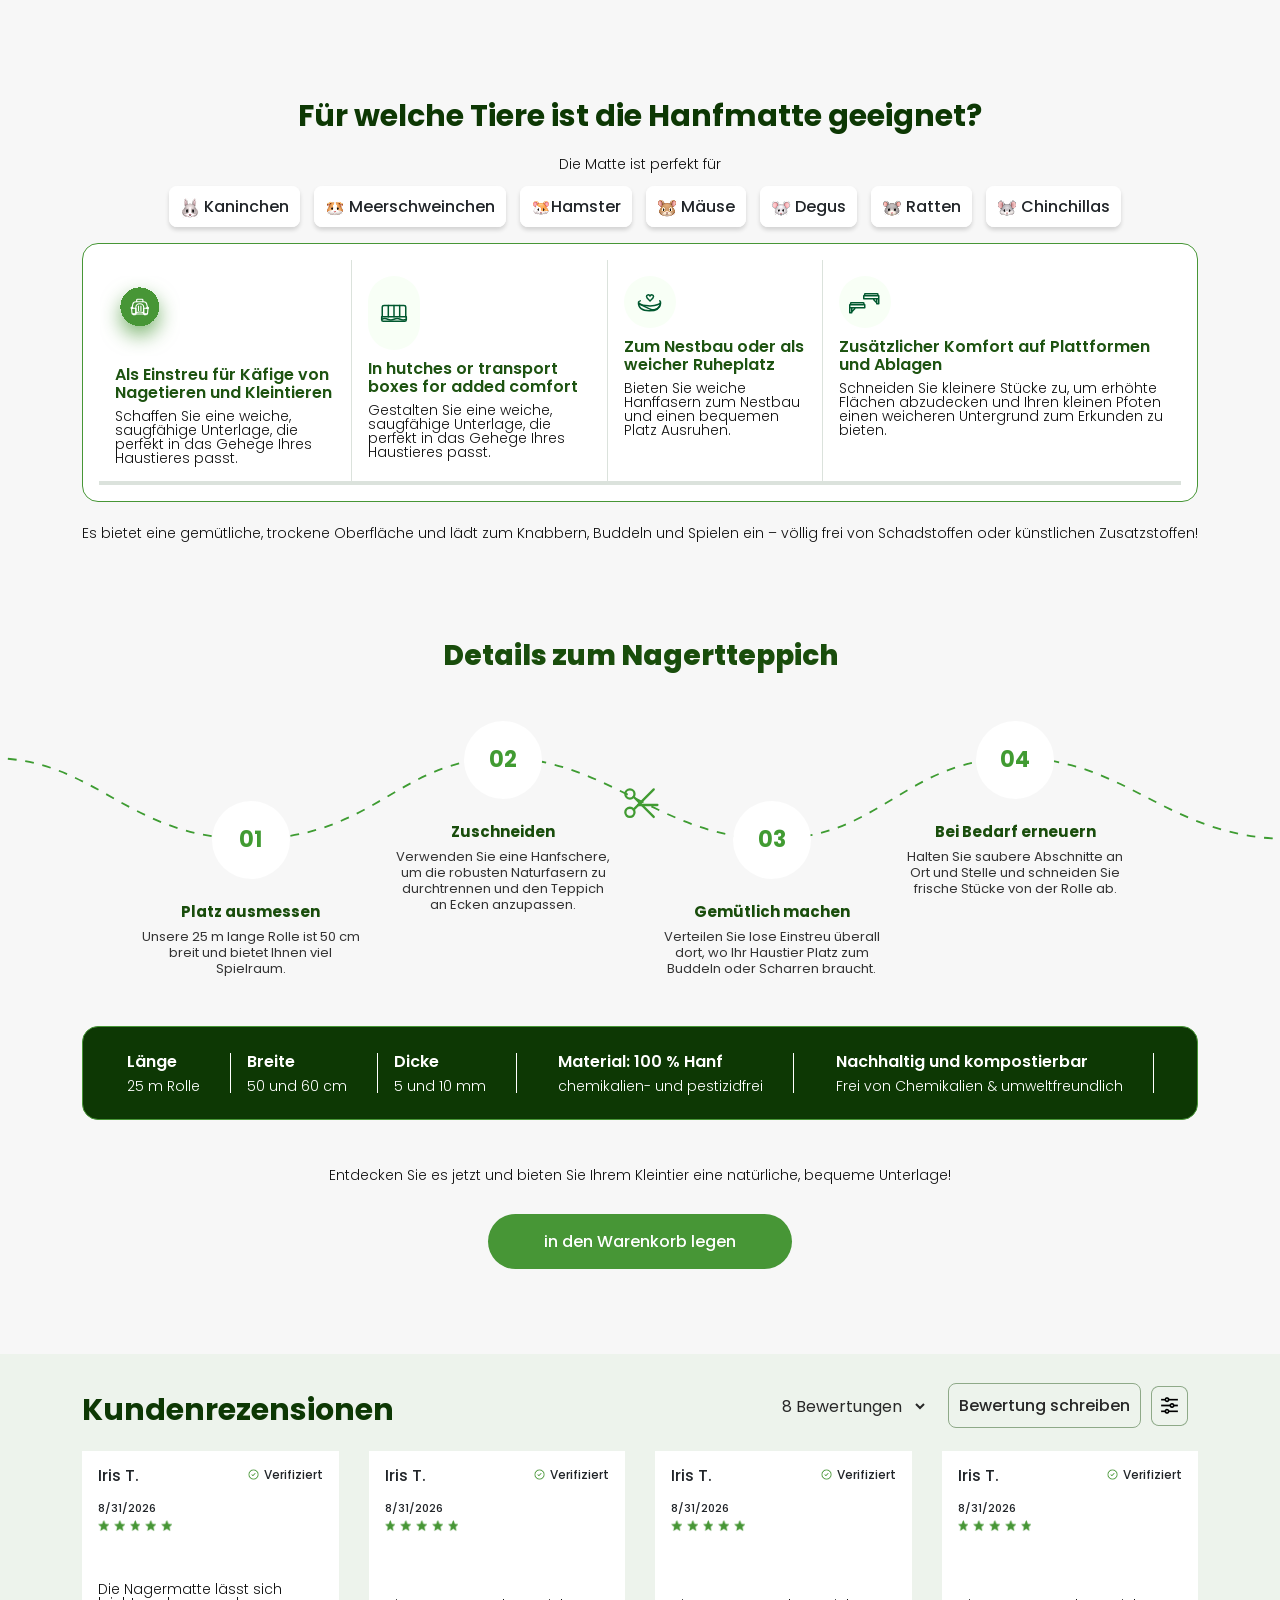
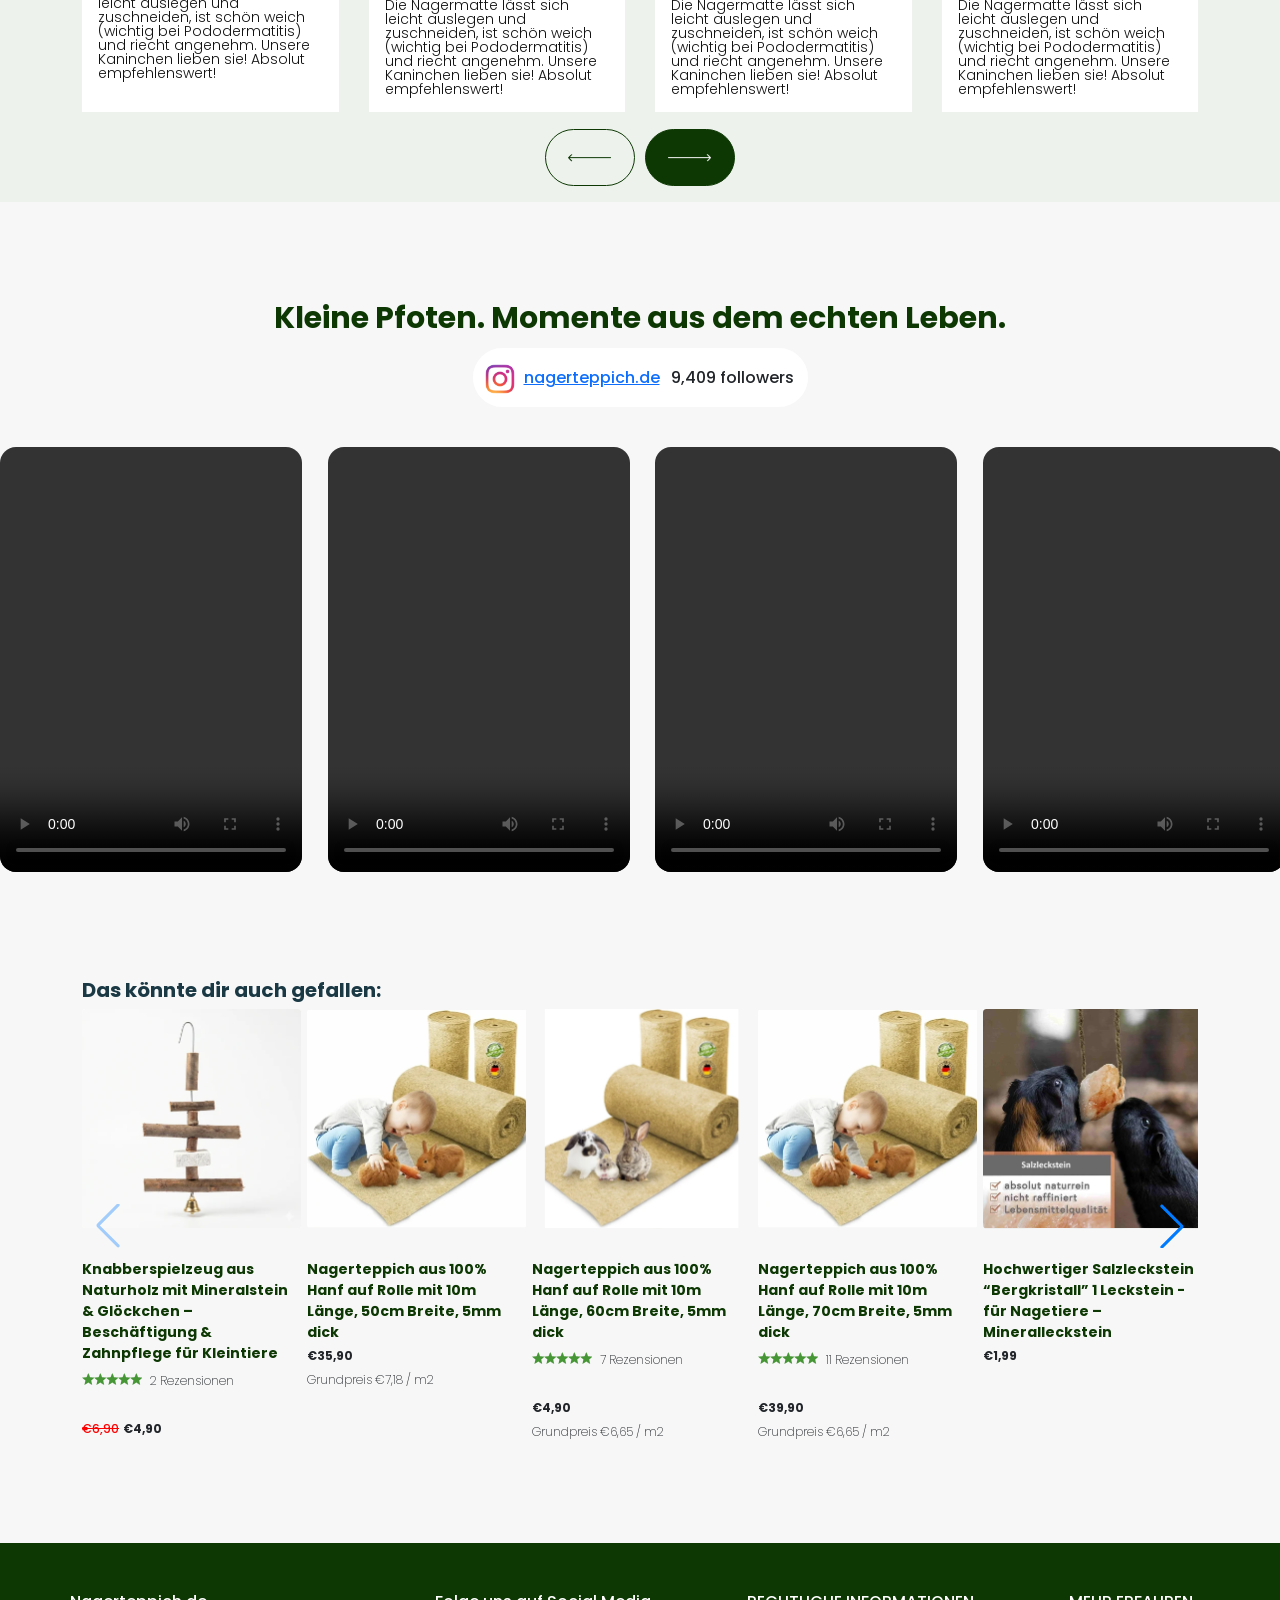
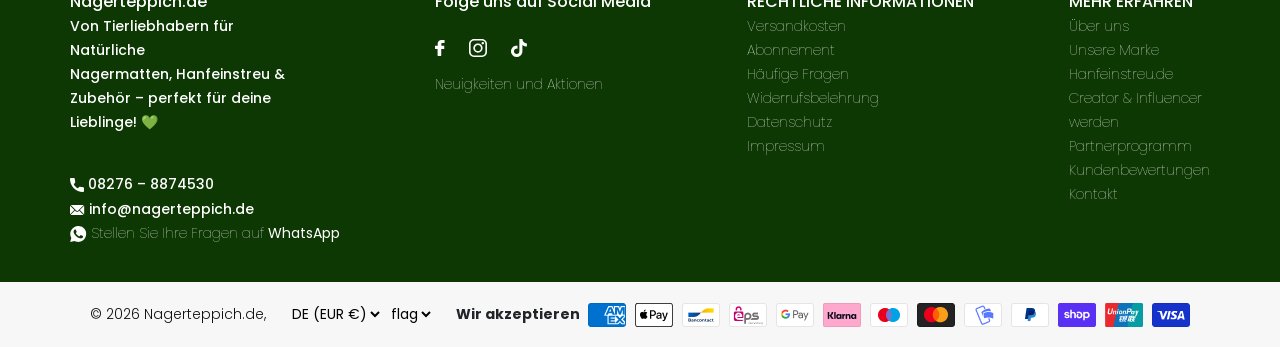
<file: Nagerteppich-boiler-code/index.html>
<!DOCTYPE html>
<html lang="en">

<head>
    <meta charset="UTF-8">
    <meta name="viewport" content="width=device-width, initial-scale=1.0">
    <title>Nagerteppich</title>
    <!-- css link -->
    <link rel="stylesheet" href="./css/boot.css">
    <link rel="stylesheet" href="./css/swiper.css">
    <link rel="stylesheet" href="./css/custom-style.css">
</head>

<body>
    <!-- First Section -->
    <section class="ani-types-slider nager-mt">
        <div class="container">
            <div class="text-center">
                <h2>Für welche Tiere ist die Hanfmatte geeignet?</h2>
                <p class="mt-4">Die Matte ist perfekt für</p>
            </div>
            <div class="animals-type mt-4 text-center">
                <span><img src="./images/Rabbit Face.png" alt="pic"> Kaninchen</span>
                <span><img src="./images/Pig Face.png" alt="pic"> Meerschweinchen</span>
                <span><img src="./images/hamster.png" alt="pic">Hamster</span>
                <span><img src="./images/Mouse Face.png" alt="pic"> Mäuse</span>
                <span><img src="./images/Mouse Face (1).png" alt="pic"> Degus</span>
                <span><img src="./images/Mouse Face (2).png" alt="pic"> Ratten</span>
                <span><img src="./images/Mouse Face (3).png" alt="pic"> Chinchillas</span>
            </div>
            <div class="ani-slider mt-4">
                <div class="ani-types-slider-card">
                    <img id="frame-img" src="./images/Frame 19.svg" alt="img">
                    <h6>Als Einstreu für Käfige von Nagetieren und Kleintieren</h3>
                        <p>Schaffen Sie eine weiche, saugfähige Unterlage, die perfekt in das Gehege Ihres Haustieres
                            passt.</p>
                </div>
                <div class="ani-types-slider-card">
                    <img src="./images/book.svg" alt="img">
                    <h6>In hutches or transport boxes for added comfort</h6>
                    <p>Gestalten Sie eine weiche, saugfähige Unterlage, die perfekt in das Gehege Ihres Haustieres
                        passt.</p>
                </div>
                <div class="ani-types-slider-card">
                    <img src="./images/moon.svg" alt="img">

                    <h6>Zum Nestbau oder als weicher Ruheplatz</h6>
                    <p>Bieten Sie weiche Hanffasern zum Nestbau und einen bequemen Platz Ausruhen.</p>
                </div>
                <div class="ani-types-slider-card">
                    <img src="./images/g.svg" alt="">

                    <h6>Zusätzlicher Komfort auf Plattformen und Ablagen</h6>
                    <p>Schneiden Sie kleinere Stücke zu, um erhöhte Flächen abzudecken und Ihren kleinen Pfoten einen
                        weicheren Untergrund zum Erkunden zu bieten.</p>
                </div>
            </div>
            <div class="ani-end-para mt-4 text-center" id="mob-view">
                <p>Es bietet eine gemütliche, trockene Oberfläche und lädt zum Knabbern, Buddeln und Spielen ein –
                    völlig frei von Schadstoffen oder künstlichen Zusatzstoffen!</p>
            </div>
        </div>
    </section>

    <!-- Second Section -->
    <section>
        <div class="nager-mt">
            <section class="rug-section">

                <h2 class="rug-title">Details zum Nagertteppich</h2>

                <!-- Dashed curved line -->
                <svg class="rug-path" viewBox="0 0 1315 155" preserveAspectRatio="none" aria-hidden="true">
                    <path d="
            M -10,43
            C 100,43 130,124 257,124
            S 410,43 517,43
            S 680,124 793,124
            S 930,43 1044,43
            S 1200,124 1325,124
        " />
                </svg>

                <div class="rug-steps">

                    <!-- Step 01 -->
                    <article class="rug-step step-1">
                        <div class="rug-number">01</div>
                        <h3>Platz ausmessen</h3>
                        <p>
                            Unsere 25 m lange Rolle ist 50 cm<br>
                            breit und bietet Ihnen viel Spielraum.
                        </p>
                    </article>

                    <!-- Step 02 -->
                    <article class="rug-step step-2">
                        <div class="rug-number">02</div>
                        <h3>Zuschneiden</h3>
                        <p>
                            Verwenden Sie eine Hanfschere,<br>
                            um die robusten Naturfasern zu<br>
                            durchtrennen und den Teppich<br>
                            an Ecken anzupassen.
                        </p>
                    </article>

                    <!-- Scissors icon -->
                    <svg class="rug-scissors" viewBox="0 0 48 48" fill="none" stroke="currentColor" stroke-width="2.5"
                        stroke-linecap="round" stroke-linejoin="round" aria-hidden="true">
                        <circle cx="13" cy="12" r="5" />
                        <circle cx="13" cy="32" r="5" />
                        <path d="M17 15L39 37" />
                        <path d="M17 29L39 7" />
                        <path d="M22 24H43" />
                    </svg>


                    <!-- Step 03 -->
                    <article class="rug-step step-3">
                        <div class="rug-number">03</div>
                        <h3>Gemütlich machen</h3>
                        <p>
                            Verteilen Sie lose Einstreu überall<br>
                            dort, wo Ihr Haustier Platz zum<br>
                            Buddeln oder Scharren braucht.
                        </p>
                    </article>

                    <!-- Step 04 -->
                    <article class="rug-step step-4">
                        <div class="rug-number">04</div>
                        <h3>Bei Bedarf erneuern</h3>
                        <p>
                            Halten Sie saubere Abschnitte an<br>
                            Ort und Stelle und schneiden Sie<br>
                            frische Stücke von der Rolle ab.
                        </p>
                    </article>

                </div>
            </section>
        </div>
        <!--  -->
        <div class="container mt-3">
            <div class="end-con">
                <div class="mob-card-view">
                    <div class="end-con-cards">
                        <div class="end-con-cards-inner-content ">
                            <h6>Länge</h6>
                            <p>25 m Rolle</p>
                        </div>
                    </div>
                    <div class="end-con-cards">
                        <div class="end-con-cards-inner-content ms-3">
                            <h6>Breite</h6>
                            <p>50 und 60 cm</p>
                        </div>
                    </div>
                    <div class="end-con-cards">
                        <div class="end-con-cards-inner-content ms-3">
                            <h6>Dicke</h6>
                            <p>5 und 10 mm</p>
                        </div>
                    </div>
                </div>
                <div class="end-con-cards">
                    <div class="end-con-cards-inner-content">
                        <h6>Material: 100 % Hanf</h6>
                        <p>chemikalien- und pestizidfrei</p>
                    </div>
                </div>
                <div class="end-con-cards">
                    <div class="end-con-cards-inner-content">
                        <h6>Nachhaltig und kompostierbar</h6>
                        <p>Frei von Chemikalien & umweltfreundlich</p>
                    </div>
                </div>
            </div>
            <p class="mt-5 text-center" id="end-sec-para">Entdecken Sie es jetzt und bieten Sie Ihrem Kleintier eine
                natürliche, bequeme Unterlage!</p>
            <div class="end-sec-btn text-center mt-5">
                <a href="#">in den Warenkorb legen</a>
            </div>
        </div>
    </section>

    <!--Third Section  -->

    <section class="second-slider nager-mt ">
        <div class="container">
            <div class="sec-slider-content">
                <div class="sec-heading">
                    <h2>Kundenrezensionen</h2>
                </div>
                <div class="sec-slider-btns">
                    <div class="drop-down">
                        <select name="" id="">
                            <option value="">8 Bewertungen</option>
                        </select>
                    </div>
                    <div class="mob-btns-view">
                        <div class="sec-btn">
                            <a href="#">Bewertung schreiben</a>
                        </div>
                        <div class="sec-filter">
                            <img src="./images/fliters.png" alt="filter">
                        </div>
                    </div>
                </div>
            </div>

            <!-- slider of 3 section -->

            <div class="swiper mySwiper mt-3 " id="web-swiper">
                <div class="swiper-wrapper ">
                    <div class="swiper-slide third-section ">
                        <div class="inner-content">
                            <div class="name">
                                <h6>Iris T.</h6>
                                <span class="verify-plus-img">
                                    <img src="./images/Check Circle.png" alt="verify tick">
                                    <span>Verifiziert</span>
                                </span>
                            </div>

                            <div class="date">
                                <span>8/31/2026</span>
                            </div>
                            <span class="stars">
                                <img src="./images/star.png" alt="star">
                                <img src="./images/star.png" alt="star">
                                <img src="./images/star.png" alt="star">
                                <img src="./images/star.png" alt="star">
                                <img src="./images/star.png" alt="star">
                            </span>
                        </div>
                        <div class="inner-paragraph">
                            <p>Die Nagermatte lässt sich leicht auslegen und zuschneiden, ist schön weich (wichtig
                                bei Pododermatitis) und riecht angenehm. Unsere Kaninchen lieben sie! Absolut
                                empfehlenswert!</p>
                        </div>
                    </div>
                    <div class="swiper-slide third-section">
                        <div class="inner-content">
                            <div class="name">
                                <h6>Iris T.</h6>
                                <span class="verify-plus-img">
                                    <img src="./images/Check Circle.png" alt="verify tick">
                                    <span>Verifiziert</span>
                                </span>
                            </div>

                            <div class="date">
                                <span>8/31/2026</span>
                            </div>
                            <span class="stars">
                                <img src="./images/star.png" alt="star">
                                <img src="./images/star.png" alt="star">
                                <img src="./images/star.png" alt="star">
                                <img src="./images/star.png" alt="star">
                                <img src="./images/star.png" alt="star">
                            </span>
                        </div>
                        <div class="inner-paragraph mt-3">
                            <p>Die Nagermatte lässt sich leicht auslegen und zuschneiden, ist schön weich (wichtig
                                bei Pododermatitis) und riecht angenehm. Unsere Kaninchen lieben sie! Absolut
                                empfehlenswert!</p>
                        </div>

                    </div>
                    <div class="swiper-slide third-section">
                        <div class="inner-content">
                            <div class="name">
                                <h6>Iris T.</h6>
                                <span class="verify-plus-img">
                                    <img src="./images/Check Circle.png" alt="verify tick">
                                    <span>Verifiziert</span>
                                </span>
                            </div>

                            <div class="date">
                                <span>8/31/2026</span>
                            </div>
                            <span class="stars">
                                <img src="./images/star.png" alt="star">
                                <img src="./images/star.png" alt="star">
                                <img src="./images/star.png" alt="star">
                                <img src="./images/star.png" alt="star">
                                <img src="./images/star.png" alt="star">
                            </span>
                        </div>
                        <div class="inner-paragraph mt-3">
                            <p>Die Nagermatte lässt sich leicht auslegen und zuschneiden, ist schön weich (wichtig
                                bei Pododermatitis) und riecht angenehm. Unsere Kaninchen lieben sie! Absolut
                                empfehlenswert!</p>
                        </div>

                    </div>
                    <div class="swiper-slide third-section">
                        <div class="inner-content">
                            <div class="name">
                                <h6>Iris T.</h6>
                                <span class="verify-plus-img">
                                    <img src="./images/Check Circle.png" alt="verify tick">
                                    <span>Verifiziert</span>
                                </span>
                            </div>

                            <div class="date">
                                <span>8/31/2026</span>
                            </div>
                            <span class="stars">
                                <img src="./images/star.png" alt="star">
                                <img src="./images/star.png" alt="star">
                                <img src="./images/star.png" alt="star">
                                <img src="./images/star.png" alt="star">
                                <img src="./images/star.png" alt="star">
                            </span>
                        </div>
                        <div class="inner-paragraph mt-3">
                            <p>Die Nagermatte lässt sich leicht auslegen und zuschneiden, ist schön weich (wichtig
                                bei Pododermatitis) und riecht angenehm. Unsere Kaninchen lieben sie! Absolut
                                empfehlenswert!</p>
                        </div>

                    </div>
                    <div class="swiper-slide third-section">
                        <div class="inner-content">
                            <div class="name">
                                <h6>Iris T.</h6>
                                <span class="verify-plus-img">
                                    <img src="./images/Check Circle.png" alt="verify tick">
                                    <span>Verifiziert</span>
                                </span>
                            </div>

                            <div class="date">
                                <span>8/31/2026</span>
                            </div>
                            <span class="stars">
                                <img src="./images/star.png" alt="star">
                                <img src="./images/star.png" alt="star">
                                <img src="./images/star.png" alt="star">
                                <img src="./images/star.png" alt="star">
                                <img src="./images/star.png" alt="star">
                            </span>
                        </div>
                        <div class="inner-paragraph mt-3">
                            <p>Die Nagermatte lässt sich leicht auslegen und zuschneiden, ist schön weich (wichtig
                                bei Pododermatitis) und riecht angenehm. Unsere Kaninchen lieben sie! Absolut
                                empfehlenswert!</p>
                        </div>
                    </div>
                </div>
            </div>

            <div class="mob-slider-view">
                <div class="swiper mySwiper1 mt-3">
                    <div class="swiper-wrapper">
                        <div class="swiper-slide">
                            <div class="inner-content">
                                <div class="name">
                                    <h6>Iris T.</h6>
                                    <span class="verify-plus-img">
                                        <img src="./images/Check Circle.png" alt="verify tick">
                                        <span>Verifiziert</span>
                                    </span>
                                </div>

                                <div class="date">
                                    <span>8/31/2026</span>
                                </div>
                                <span class="stars">
                                    <img src="./images/star.png" alt="star">
                                    <img src="./images/star.png" alt="star">
                                    <img src="./images/star.png" alt="star">
                                    <img src="./images/star.png" alt="star">
                                    <img src="./images/star.png" alt="star">
                                </span>
                            </div>
                            <div class="inner-paragraph mt-3">
                                <p>Die Nagermatte lässt sich leicht auslegen und zuschneiden, ist schön weich (wichtig
                                    bei Pododermatitis) und riecht angenehm. Unsere Kaninchen lieben sie! Absolut
                                    empfehlenswert!</p>
                            </div>
                        </div>
                        <div class="swiper-slide">
                            <div class="inner-content">
                                <div class="name">
                                    <h6>Iris T.</h6>
                                    <span class="verify-plus-img">
                                        <img src="./images/Check Circle.png" alt="verify tick">
                                        <span>Verifiziert</span>
                                    </span>
                                </div>

                                <div class="date">
                                    <span>8/31/2026</span>
                                </div>
                                <span class="stars">
                                    <img src="./images/star.png" alt="star">
                                    <img src="./images/star.png" alt="star">
                                    <img src="./images/star.png" alt="star">
                                    <img src="./images/star.png" alt="star">
                                    <img src="./images/star.png" alt="star">
                                </span>
                            </div>
                            <div class="inner-paragraph mt-3">
                                <p>Die Nagermatte lässt sich leicht auslegen und zuschneiden, ist schön weich (wichtig
                                    bei Pododermatitis) und riecht angenehm. Unsere Kaninchen lieben sie! Absolut
                                    empfehlenswert!</p>
                            </div>

                        </div>
                        <div class="swiper-slide">
                            <div class="inner-content">
                                <div class="name">
                                    <h6>Iris T.</h6>
                                    <span class="verify-plus-img">
                                        <img src="./images/Check Circle.png" alt="verify tick">
                                        <span>Verifiziert</span>
                                    </span>
                                </div>

                                <div class="date">
                                    <span>8/31/2026</span>
                                </div>
                                <span class="stars">
                                    <img src="./images/star.png" alt="star">
                                    <img src="./images/star.png" alt="star">
                                    <img src="./images/star.png" alt="star">
                                    <img src="./images/star.png" alt="star">
                                    <img src="./images/star.png" alt="star">
                                </span>
                            </div>
                            <div class="inner-paragraph mt-3">
                                <p>Die Nagermatte lässt sich leicht auslegen und zuschneiden, ist schön weich (wichtig
                                    bei Pododermatitis) und riecht angenehm. Unsere Kaninchen lieben sie! Absolut
                                    empfehlenswert!</p>
                            </div>

                        </div>
                        <div class="swiper-slide">
                            <div class="inner-content">
                                <div class="name">
                                    <h6>Iris T.</h6>
                                    <span class="verify-plus-img">
                                        <img src="./images/Check Circle.png" alt="verify tick">
                                        <span>Verifiziert</span>
                                    </span>
                                </div>

                                <div class="date">
                                    <span>8/31/2026</span>
                                </div>
                                <span class="stars">
                                    <img src="./images/star.png" alt="star">
                                    <img src="./images/star.png" alt="star">
                                    <img src="./images/star.png" alt="star">
                                    <img src="./images/star.png" alt="star">
                                    <img src="./images/star.png" alt="star">
                                </span>
                            </div>
                            <div class="inner-paragraph mt-3">
                                <p>Die Nagermatte lässt sich leicht auslegen und zuschneiden, ist schön weich (wichtig
                                    bei Pododermatitis) und riecht angenehm. Unsere Kaninchen lieben sie! Absolut
                                    empfehlenswert!</p>
                            </div>

                        </div>
                        <div class="swiper-slide">
                            <div class="inner-content">
                                <div class="name">
                                    <h6>Iris T.</h6>
                                    <span class="verify-plus-img">
                                        <img src="./images/Check Circle.png" alt="verify tick">
                                        <span>Verifiziert</span>
                                    </span>
                                </div>

                                <div class="date">
                                    <span>8/31/2026</span>
                                </div>
                                <span class="stars">
                                    <img src="./images/star.png" alt="star">
                                    <img src="./images/star.png" alt="star">
                                    <img src="./images/star.png" alt="star">
                                    <img src="./images/star.png" alt="star">
                                    <img src="./images/star.png" alt="star">
                                </span>
                            </div>
                            <div class="inner-paragraph mt-3">
                                <p>Die Nagermatte lässt sich leicht auslegen und zuschneiden, ist schön weich (wichtig
                                    bei Pododermatitis) und riecht angenehm. Unsere Kaninchen lieben sie! Absolut
                                    empfehlenswert!</p>
                            </div>
                        </div>
                    </div>
                </div>
                <div class="swiper-pagination-one text-center"></div>
            </div>
            <div class="arrows-btns">
                <div class="swiper-button-next me-4">
                    <img src="./images/Line 8 (1).png" alt="">
                </div>
                <div class="swiper-button-prev ms-4">
                    <img src="./images/Line 8.png" alt="">
                </div>
            </div>
        </div>
    </section>

    <!-- Fourth Section -->
    <section class="fourth-section nager-mt">
        <div class="container text-center">
            <h2>Kleine Pfoten. Momente aus dem echten Leben.</h2>
            <div class="insta-link mt-4">
                <span class="details">
                    <img src="./images/insta.svg" alt="inst">
                    <a href="#">nagerteppich.de</a>
                    <span>9,409 followers</span>
                </span>
            </div>

        </div>
        <!-- Video Swiper -->
        <div class="swiper myVideoSwiper mt-5 " id="web-video-slider">
            <div class="swiper-wrapper">
                <div class="swiper-slide ">
                    <video src="" controls>Video1</video>
                </div>
                <div class="swiper-slide">
                    <video src="" controls>Video 2</video>
                </div>
                <div class="swiper-slide">
                    <video src="" controls>Video 3</video>
                </div>
                <div class="swiper-slide">
                    <video src="" controls>Video 4</video>
                </div>
                <div class="swiper-slide">
                    <video src="" controls>Video 5</video>
                </div>
            </div>
        </div>

        <div class="swiper myMobVideoSwiper mt-4 " id="mob-video-slider">
            <div class="swiper-wrapper">
                <div class="swiper-slide">
                    <video src="" controls>Video1</video>
                </div>
                <div class="swiper-slide">
                    <video src="" controls>Video 3</video>
                </div>
                <div class="swiper-slide">
                    <video src="" controls>Video 4</video>
                </div>
                <div class="swiper-slide">
                    <video src="" controls>Video 5</video>
                </div>
            </div>
            <div class="swiper-pagination-second text-center"></div>
        </div>
    </section>

    <!-- Five Section -->
    <section class="fifth-section nager-mt">
        <div class="container">
            <h4>Das könnte dir auch gefallen:</h4>
            <div class="image-slider">
                <div class="swiper myImgSwiper web-product-img-slider" >
                    <div class="swiper-wrapper">
                        <div class="swiper-slide">
                            <img src="./images/fig1.svg" alt="">
                            <p>Knabberspielzeug aus Naturholz
                                mit Mineralstein & Glöckchen –
                                Beschäftigung & Zahnpflege für
                                Kleintiere</p>
                             <div class="stars-plus-text mt-2">
                                <img src="./images/star.png" alt="star">
                                <img src="./images/star.png" alt="star">
                                <img src="./images/star.png" alt="star">
                                <img src="./images/star.png" alt="star">
                                <img src="./images/star.png" alt="star">
                                <span class="less-thickness ms-2">2 Rezensionen</span>
                             </div>  
                             <span id="price">€6,90</span> 
                             <span><b>€4,90</b></span>
                        </div>
                        <div class="swiper-slide">
                            <img src="./images/baby.svg" alt="">
                            <p>Nagerteppich aus 100% Hanf auf
                                Rolle mit 10m Länge, 50cm Breite,
                                5mm dick</p>
                            <span><b>€35,90</b></span> 
                            <br>  
                            <span class="less-thickness">Grundpreis €7,18 / m2</span> 
                        </div>
                        <div class="swiper-slide">
                            <img src="./images/rabbit.svg" alt="">
                            <p>Nagerteppich aus 100% Hanf auf
                                Rolle mit 10m Länge, 60cm Breite,
                                5mm dick</p>
                                 <div class="stars-plus-text mt-2">
                                <img src="./images/star.png" alt="star">
                                <img src="./images/star.png" alt="star">
                                <img src="./images/star.png" alt="star">
                                <img src="./images/star.png" alt="star">
                                <img src="./images/star.png" alt="star">
                                <span class="less-thickness ms-2">7 Rezensionen</span>
                             </div>   
                             <span><b>€4,90</b></span>
                             <br>
                                <span class="less-thickness">Grundpreis €6,65 / m2</span>
                        </div>
                        <div class="swiper-slide">
                            <img src="./images/baby.svg" alt="">
                            <p>Nagerteppich aus 100% Hanf auf
                                Rolle mit 10m Länge, 70cm Breite,
                                5mm dick</p>
                              <div class="stars-plus-text mt-2">
                                <img src="./images/star.png" alt="star">
                                <img src="./images/star.png" alt="star">
                                <img src="./images/star.png" alt="star">
                                <img src="./images/star.png" alt="star">
                                <img src="./images/star.png" alt="star">
                                <span class="less-thickness ms-2">11 Rezensionen</span>
                             </div>   
                             <span><b>€39,90</b></span>
                             <br>
                                <span class="less-thickness">Grundpreis €6,65 / m2</span>    
                        </div>
                        <div class="swiper-slide">
                            <img src="./images/black.svg" alt="">
                            <p>Hochwertiger Salzleckstein
                                “Bergkristall” 1 Leckstein - für
                                Nagetiere – Mineralleckstein</p>
                             <span><b>€1,99</b></span>   
                        </div>
                        <div class="swiper-slide">
                            <img src="./images/fig1.svg" alt="">
                            <p>Knabberspielzeug aus Naturholz
                                mit Mineralstein & Glöckchen –
                                Beschäftigung & Zahnpflege für
                                Kleintiere</p>
                             <div class="stars-plus-text mt-2">
                                <img src="./images/star.png" alt="star">
                                <img src="./images/star.png" alt="star">
                                <img src="./images/star.png" alt="star">
                                <img src="./images/star.png" alt="star">
                                <img src="./images/star.png" alt="star">
                                <span class="less-thickness ms-2">2 Rezensionen</span>
                             </div>  
                             <span id="price">€6,90</span> 
                             <span><b>€4,90</b></span>
                        </div>
                        <div class="swiper-slide">
                            <img src="./images/baby.svg" alt="">
                            <p>Nagerteppich aus 100% Hanf auf
                                Rolle mit 10m Länge, 50cm Breite,
                                5mm dick</p>
                            <span><b>€35,90</b></span> 
                            <br>  
                            <span class="less-thickness">Grundpreis €7,18 / m2</span> 
                        </div>
                        <div class="swiper-slide">
                            <img src="./images/rabbit.svg" alt="">
                            <p>Nagerteppich aus 100% Hanf auf
                                Rolle mit 10m Länge, 60cm Breite,
                                5mm dick</p>
                                 <div class="stars-plus-text mt-2">
                                <img src="./images/star.png" alt="star">
                                <img src="./images/star.png" alt="star">
                                <img src="./images/star.png" alt="star">
                                <img src="./images/star.png" alt="star">
                                <img src="./images/star.png" alt="star">
                                <span class="ms-2">7 Rezensionen</span>
                             </div>   
                             <span><b>€4,90</b></span>
                             <br>
                                <span class="less-thickness">Grundpreis €6,65 / m2</span>
                        </div>
                        <div class="swiper-slide">
                            <img src="./images/baby.svg" alt="">
                            <p>Nagerteppich aus 100% Hanf auf
                                Rolle mit 10m Länge, 70cm Breite,
                                5mm dick</p>
                              <div class="stars-plus-text mt-2">
                                <img src="./images/star.png" alt="star">
                                <img src="./images/star.png" alt="star">
                                <img src="./images/star.png" alt="star">
                                <img src="./images/star.png" alt="star">
                                <img src="./images/star.png" alt="star">
                                <span class="ms-2">11 Rezensionen</span>
                             </div>   
                             <span><b>€39,90</b></span>
                             <br>
                                <span class="less-thickness">Grundpreis €6,65 / m2</span>    
                        </div>
                        <div class="swiper-slide">
                            <img src="./images/black.svg" alt="">
                            <p>Hochwertiger Salzleckstein
                                “Bergkristall” 1 Leckstein - für
                                Nagetiere – Mineralleckstein</p>
                             <span><b>€1,99</b></span>   
                        </div>
                    </div>
                    <div class="swiper-button-next"></div>
                    <div class="swiper-button-prev"></div>
                </div>

                <div class="mob-product-img-slider">
                    <div class="swiper myImgSwiper2">
                    <div class="swiper-wrapper">
                        <div class="swiper-slide">
                            <img src="./images/fig1.svg" alt="">
                            <p>Knabberspielzeug aus Naturholz
                                mit Mineralstein & Glöckchen –
                                Beschäftigung & Zahnpflege für
                                Kleintiere</p>
                             <div class="stars-plus-text mt-2">
                                <img src="./images/star.png" alt="star">
                                <img src="./images/star.png" alt="star">
                                <img src="./images/star.png" alt="star">
                                <img src="./images/star.png" alt="star">
                                <img src="./images/star.png" alt="star">
                                <span class="less-thickness ms-2">2 Rezensionen</span>
                             </div>  
                             <span id="price">€6,90</span> 
                             <span><b>€4,90</b></span>
                        </div>
                        <div class="swiper-slide">
                            <img src="./images/baby.svg" alt="">
                            <p>Nagerteppich aus 100% Hanf auf
                                Rolle mit 10m Länge, 50cm Breite,
                                5mm dick</p>
                            <span><b>€35,90</b></span> 
                            <br>  
                            <span class="less-thickness">Grundpreis €7,18 / m2</span> 
                        </div>
                        <div class="swiper-slide">
                            <img src="./images/rabbit.svg" alt="">
                            <p>Nagerteppich aus 100% Hanf auf
                                Rolle mit 10m Länge, 60cm Breite,
                                5mm dick</p>
                                 <div class="stars-plus-text mt-2">
                                <img src="./images/star.png" alt="star">
                                <img src="./images/star.png" alt="star">
                                <img src="./images/star.png" alt="star">
                                <img src="./images/star.png" alt="star">
                                <img src="./images/star.png" alt="star">
                                <span class="less-thickness ms-2">7 Rezensionen</span>
                             </div>   
                             <span><b>€4,90</b></span>
                             <br>
                                <span class="less-thickness">Grundpreis €6,65 / m2</span>
                        </div>
                        <div class="swiper-slide">
                            <img src="./images/baby.svg" alt="">
                            <p>Nagerteppich aus 100% Hanf auf
                                Rolle mit 10m Länge, 70cm Breite,
                                5mm dick</p>
                              <div class="stars-plus-text mt-2">
                                <img src="./images/star.png" alt="star">
                                <img src="./images/star.png" alt="star">
                                <img src="./images/star.png" alt="star">
                                <img src="./images/star.png" alt="star">
                                <img src="./images/star.png" alt="star">
                                <span class="less-thickness ms-2">11 Rezensionen</span>
                             </div>   
                             <span><b>€39,90</b></span>
                             <br>
                                <span class="less-thickness">Grundpreis €6,65 / m2</span>    
                        </div>
                        <div class="swiper-slide">
                            <img src="./images/black.svg" alt="">
                            <p>Hochwertiger Salzleckstein
                                “Bergkristall” 1 Leckstein - für
                                Nagetiere – Mineralleckstein</p>
                             <span><b>€1,99</b></span>   
                        </div>
                </div>
            </div>
        </div>
    </section>
    <!--  -->
    <!-- sixth Section -->
    <section class="sixth-section nager-mt">
        <div class="container">
            <div class="first-box">
                <h6>Nagerteppich.de</h6>
                <p>Von Tierliebhabern für</p>
                <p> Natürliche</p>
                <p>Nagermatten, Hanfeinstreu &</p>
                <p>Zubehör – perfekt für deine</p>
                <p>Lieblinge! 💚</p>
                <div class="contacts mt-5">
                    <p> <img src="./images/call.svg" alt="icon"> 08276 – 8874530</p>
                    <p><img src="./images/whatspp.svg" alt="icon"> info@nagerteppich.de</p>
                    <p id="less-weight"><img src="./images/email.svg" alt="icon"> Stellen Sie Ihre Fragen auf
                        <b>WhatsApp</b>
                    </p>
                </div>
            </div>
            <div class="second-box ">
                <h6>Folge uns auf Social Media</h6>
                <span>
                    <img src="./images/facebook.svg" alt="icon">
                    <img src="./images/instagram.svg" alt="icon">
                    <img src="./images/tiktok.png" alt="icon">
                </span>
                <p>Neuigkeiten und Aktionen</p>
            </div>
            <div class="third-box " id="web-view-footer">
                <h6>RECHTLICHE INFORMATIONEN</h6>
                <p>Versandkosten</p>
                <p>Abonnement</p>
                <p>Häufige Fragen</p>
                <p>Widerrufsbelehrung</p>
                <p>Datenschutz</p>
                <p>Impressum</p>
            </div>
            <div class="fourth-box " id="web-view-footer">
                <h6>MEHR ERFAHREN</h6>
                <p>Über uns</p>
                <p>Unsere Marke</p>
                <p>Hanfeinstreu.de</p>
                <p>Creator & Influencer</p>
                <p>werden</p>
                <p>Partnerprogramm</p>
                <p>Kundenbewertungen</p>
                <p>Kontakt</p>
            </div>
            <div class="mob-view-form">
                <input type="email" name="email" id="" placeholder="E-Mail Adresse">
                <button>JETZT ANMELDEN UND SPAREN</button>
                <div class="reviews mt-2">
                    <select name="" id="number-one-select">
                        <option>RECHTLICHE INFORMATIONEN</option>
                    </select>
                    <br>
                    <select name="" id="number-two-select">
                        <option>MEHR ERFAHREN</option>
                    </select>
                </div>
            </div>
        </div>
    </section>

    <!-- Footer -->
    <footer>
        <section>
            <div class="container">
                <p>© 2026 Nagerteppich.de,</p>
                <div class="language-price">
                    <select name="" id="">
                        <option value="">
                            DE (EUR €)
                        </option>
                    </select>
                    <select name="" id="">
                        <option value="">
                            <!-- <img src="./images/flag-de.svg.png" alt=""> -->
                            flag
                        </option>
                    </select>
                </div>
                <div class="payments text-center">
                    <span class="policy">
                        Wir akzeptieren
                    </span>
                    <img src="./images/Item → Img.png" alt="">
                    <img src="./images/Item → Img-1.png" alt="">
                    <img src="./images/Item → Img-2.png" alt="">
                    <img src="./images/Item → Img-3.png" alt="">
                    <img src="./images/Item → Img-4.png" alt="">
                    <img src="./images/Item → Img-5.png" alt="">
                    <img src="./images/Item → Img-6.png" alt="">
                    <img src="./images/Item → Img-7.png" alt="">
                    <img src="./images/Item → Img-8.png" alt="">
                    <img src="./images/Item → Img-9.png" alt="">
                    <img src="./images/Item → Img-10.png" alt="">
                    <img src="./images/Item → Img-11.png" alt="">
                    <img src="./images/Item → Img-12.png" alt="">
                </div>
            </div>
        </section>
    </footer>

    <script src="./js/boot.js"></script>
    <script src="./js/swiper.js"></script>
    <script src="./js/custom-script.js"></script>
</body>

</html>
</file>
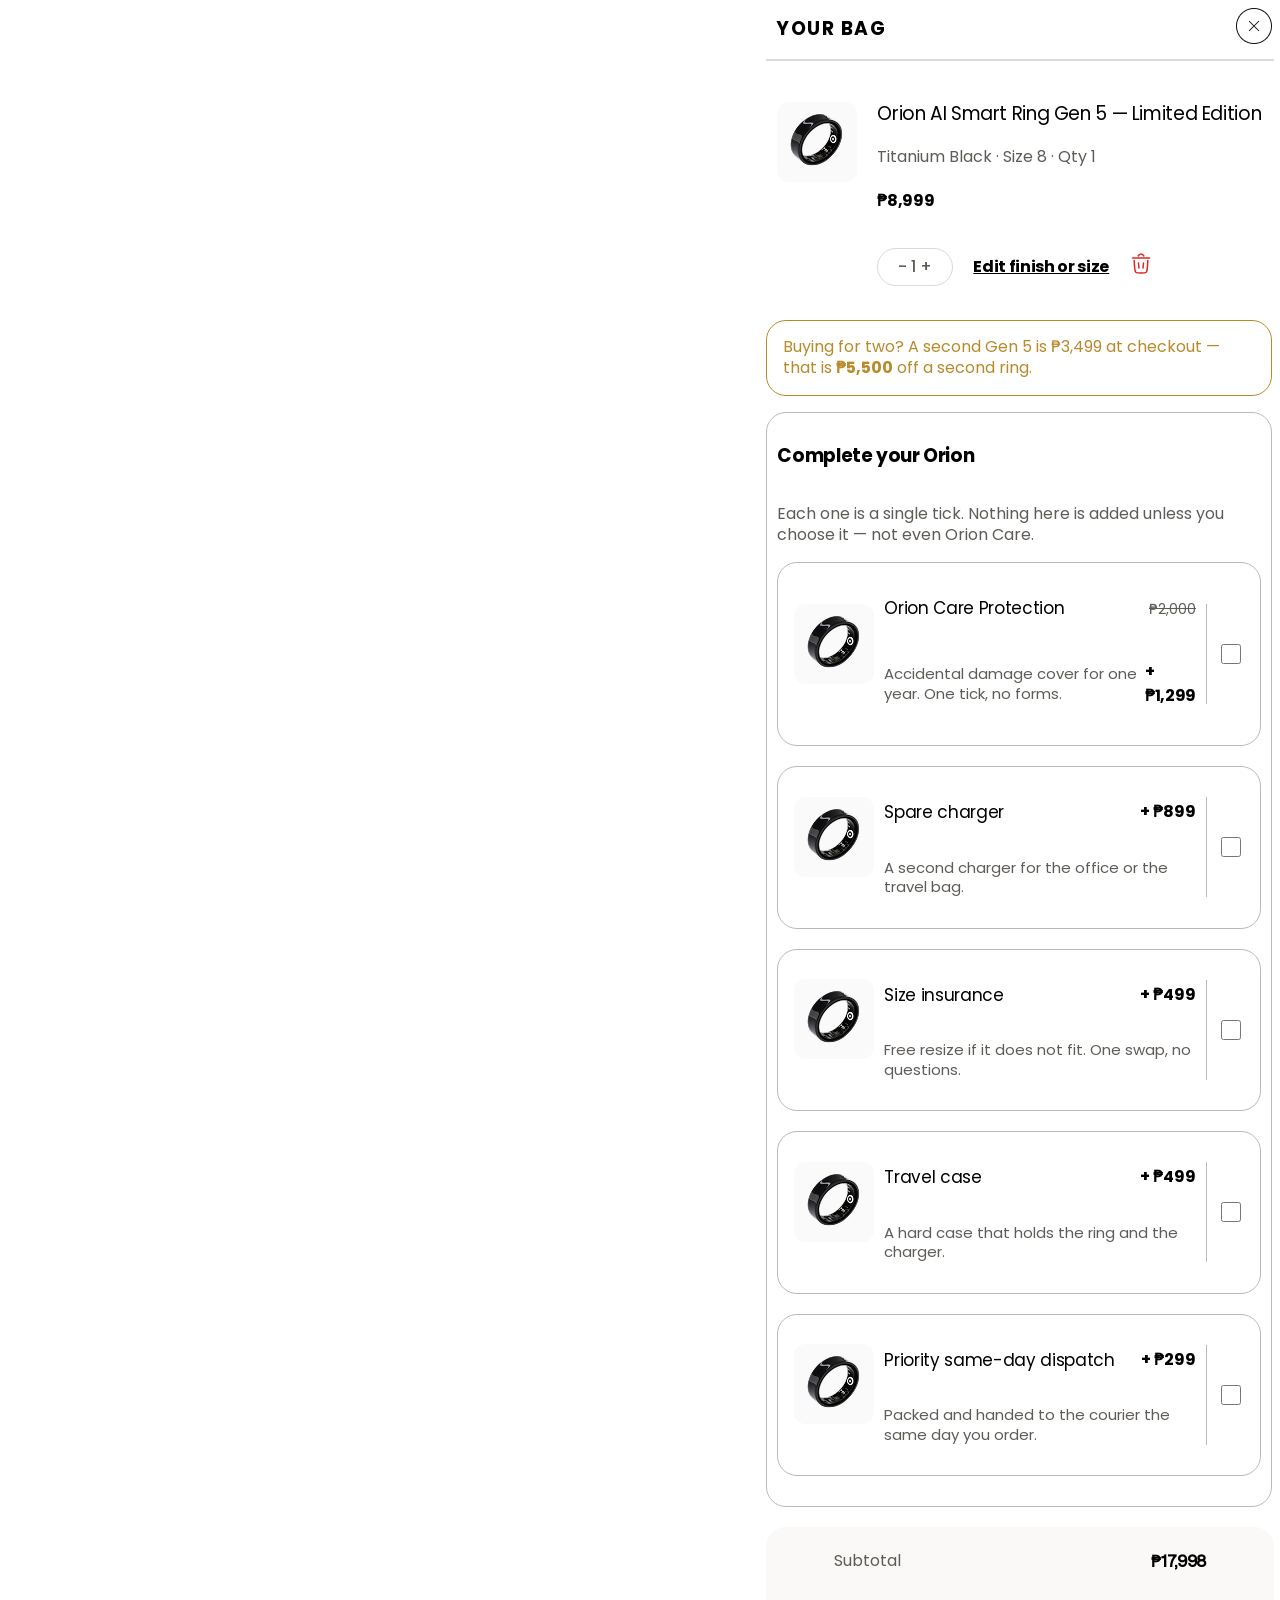
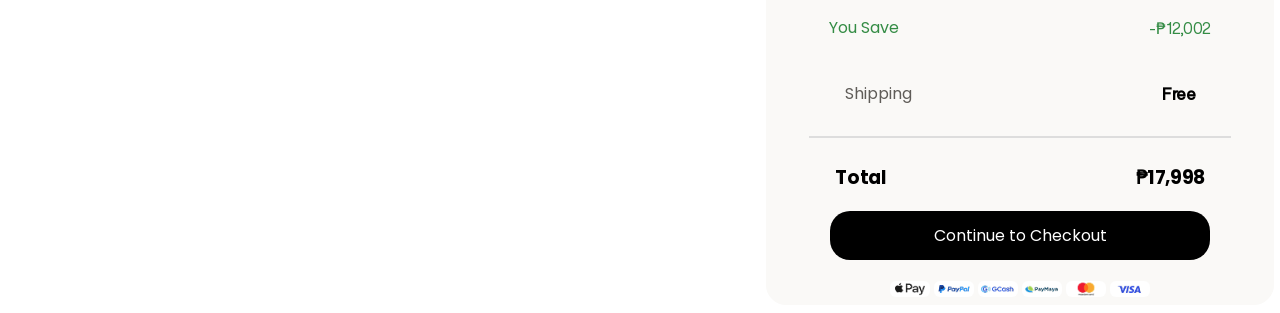
<file: orion website/index.html>
<!DOCTYPE html>
<html lang="en">

<head>
    <meta charset="UTF-8">
    <meta name="viewport" content="width=device-width, initial-scale=1.0">
    <title>Orion Cart Design</title>
    <link rel="stylesheet" href="style.css">
</head>

<body>
    <div class="yahoo">
        <header>
            <div class="mob-head">
                <h3>O R I O N</h3>
            </div>
            <div class="web-head">
                <h3>YOUR BAG</h3>
                <div class="close-img">
                    <img src="./public/close-button.png" alt="">
                </div>
            </div>
        </header>
        <hr>
        <div class="mob-header">
            <h3>YOUR BAG</h3>
            <div class="close-img">
                <img src="./public/close-button.png" alt="">
            </div>
        </div>
        <section class="two-section">
            <div class="left">
                <div class="heading-img">
                    <img src="./public/ring-image.png" alt="">
                </div>
            </div>
            <div class="right">
                <h3>Orion AI Smart Ring Gen 5 — Limited Edition</h3>

                <p>Titanium Black · Size 8 · Qty 1</p>

                <h4>₱8,999</h4>
                <div class="btn">
                    <span>- 1 +</span>
                    <h4 id="edit1">Edit finish or size</h4>
                    <div class="delete-svg">
                        <img src="./public/Trash Bin Minimalistic.svg" alt="">
                    </div>
                </div>
                <h4 id="edit2">Edit finish or size</h4>
            </div>
        </section>

        <div class="para">
            <p>Buying for two? A second Gen 5 is ₱3,499 at checkout — that is <b>₱5,500</b> off a second ring.</p>
        </div>

        <div class="bottom-section">
            <h3 id="main-heading">Complete your Orion</h3>
            <p>Each one is a single tick. Nothing here is added unless you choose it — not even Orion Care.</p>
            <div class="container">
                <div class="box1 box">
                    <div class="left-container"><img src="./public/ring-image.png" alt=""></div>
                    <div class="middle-container">
                        <div class="inner-content">
                            <h3>Orion Care Protection</h3>
                            <p id="inner-price">₱2,000</p>
                        </div>
                        <div class="para-plus-price">
                            <p>Accidental damage cover for one year. One tick, no forms.</p>

                            <h4 id="web-price">+ ₱1,299</h4>
                        </div>
                        <div class="mob-price">
                            <h4>+ ₱1,299</h4>
                            <p id="inner-price">₱2,000</p>
                        </div>
                    </div>
                    <div class="right-container">
                        <div class="line"></div>
                        <input type="checkbox" name="checkbox" id="">
                    </div>
                </div>
                <div class="box2 box">
                    <div class="left-container"><img src="./public/ring-image.png" alt=""></div>
                    <div class="middle-container">
                        <div class="inner-content">
                            <h3>Spare charger</h3>
                            <p id="inner-sec-para">+ ₱899</p>
                        </div>
                        <div class="para-plus-price">
                            <p>A second charger for the office or the travel bag.</p>
                        </div>
                        <p id="inner-sec-para2">+ ₱899</p>
                    </div>
                    <div class="right-container">
                        <div class="line"></div>
                        <input type="checkbox" name="checkbox" id="">
                    </div>
                </div>
                <div class="box3 box">
                    <div class="left-container"><img src="./public/ring-image.png" alt=""></div>
                    <div class="middle-container">
                        <div class="inner-content">
                            <h3>Size insurance</h3>
                            <p id="inner-sec-para">+ ₱499</p>
                        </div>
                        <div class="para-plus-price">
                            <p>Free resize if it does not fit. One swap, no questions.</p>
                        </div>
                        <p id="inner-sec-para2">+ ₱499</p>

                    </div>
                    <div class="right-container">
                        <div class="line"></div>
                        <input type="checkbox" name="checkbox" id="">
                    </div>
                </div>

                <div class="box4 box">
                    <div class="left-container"><img src="./public/ring-image.png" alt=""></div>
                    <div class="middle-container">
                        <div class="inner-content">
                            <h3>Travel case</h3>
                            <p id="inner-sec-para">+ ₱499</p>
                        </div>
                        <div class="para-plus-price">
                            <p>A hard case that holds the ring and the charger.</p>
                        </div>
                        <p id="inner-sec-para2">+ ₱499</p>

                    </div>
                    <div class="right-container">
                        <div class="line"></div>
                        <input type="checkbox" name="checkbox" id="">
                    </div>
                </div>
                <div class="box5 box">
                    <div class="left-container"><img src="./public/ring-image.png" alt=""></div>
                    <div class="middle-container">
                        <div class="inner-content">
                            <h3>Priority same-day dispatch</h3>
                            <p id="inner-sec-para">+ ₱299</p>
                        </div>
                        <div class="para-plus-price">
                            <p>Packed and handed to the courier the same day you order.</p>
                        </div>
                        <p id="inner-sec-para2">+ ₱299</p>

                    </div>
                    <div class="right-container">
                        <div class="line"></div>
                        <input type="checkbox" name="checkbox" id="">
                    </div>
                </div>
            </div>
        </div>

        <div class="payment-container">
            <div class="subtotal">
                <p>Subtotal</p>
                <h4>₱17,998</h4>
            </div>
            <div class="u-save">
                <p>You Save</p>
                <h4>-₱12,002</h4>
            </div>
            <div class="shipping">
                <p>Shipping</p>
                <h4>Free</h4>
            </div>
            <hr>
            <div class="total">
                <h3>Total</h3>
                <h3>₱17,998</h3>
            </div>
            <button>Continue to Checkout</button>
            <div class="pay-methods">
                <img src="./public/Apple Pay.png" alt="">
                <img src="./public/PayPal.png" alt="">
                <img src="./public/GCash.png" alt="">
                <img src="./public/PayMaya.png" alt="">
                <img src="./public/Mastercard.png" alt="">
                <img src="./public/Visa.png" alt="">
            </div>
        </div>
    </div>
</body>

</html>
</file>
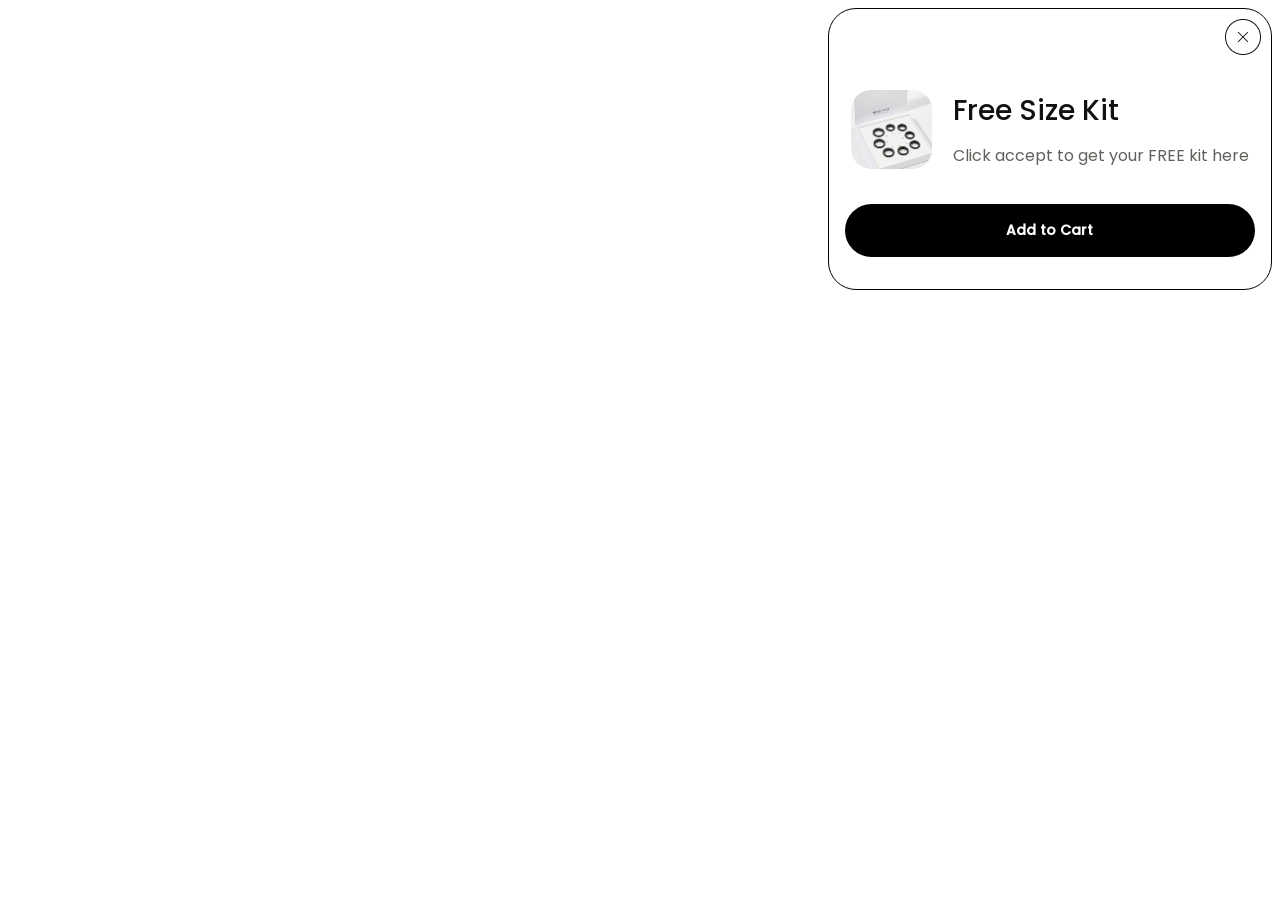
<file: size kit/index.html>
<!DOCTYPE html>
<html lang="en">

<head>
    <meta charset="UTF-8">
    <meta name="viewport" content="width=device-width, initial-scale=1.0">
    <title>Size Kit</title>
    <link rel="stylesheet" href="style.css">
</head>

<body>
    <div class="all-content">
        <div class="image">
            <img src="./close-button.png" alt="">
        </div>
        <div class="whole">
            <div class="top-section">
                <section>
                    <div class="left">
                        <div class="heading-img">
                            <img src="./ring-thumbnail.png" alt="">
                        </div>
                    </div>
                    <div class="right">
                        <h3>Free Size Kit</h3>
                        <p>Click accept to get your FREE kit here</p>
                    </div>
                </section>
            </div>
            <div class="bottom-btn">
                <button>Add to Cart</button>
            </div>
        </div>
    </div>
</body>

</html>
</file>
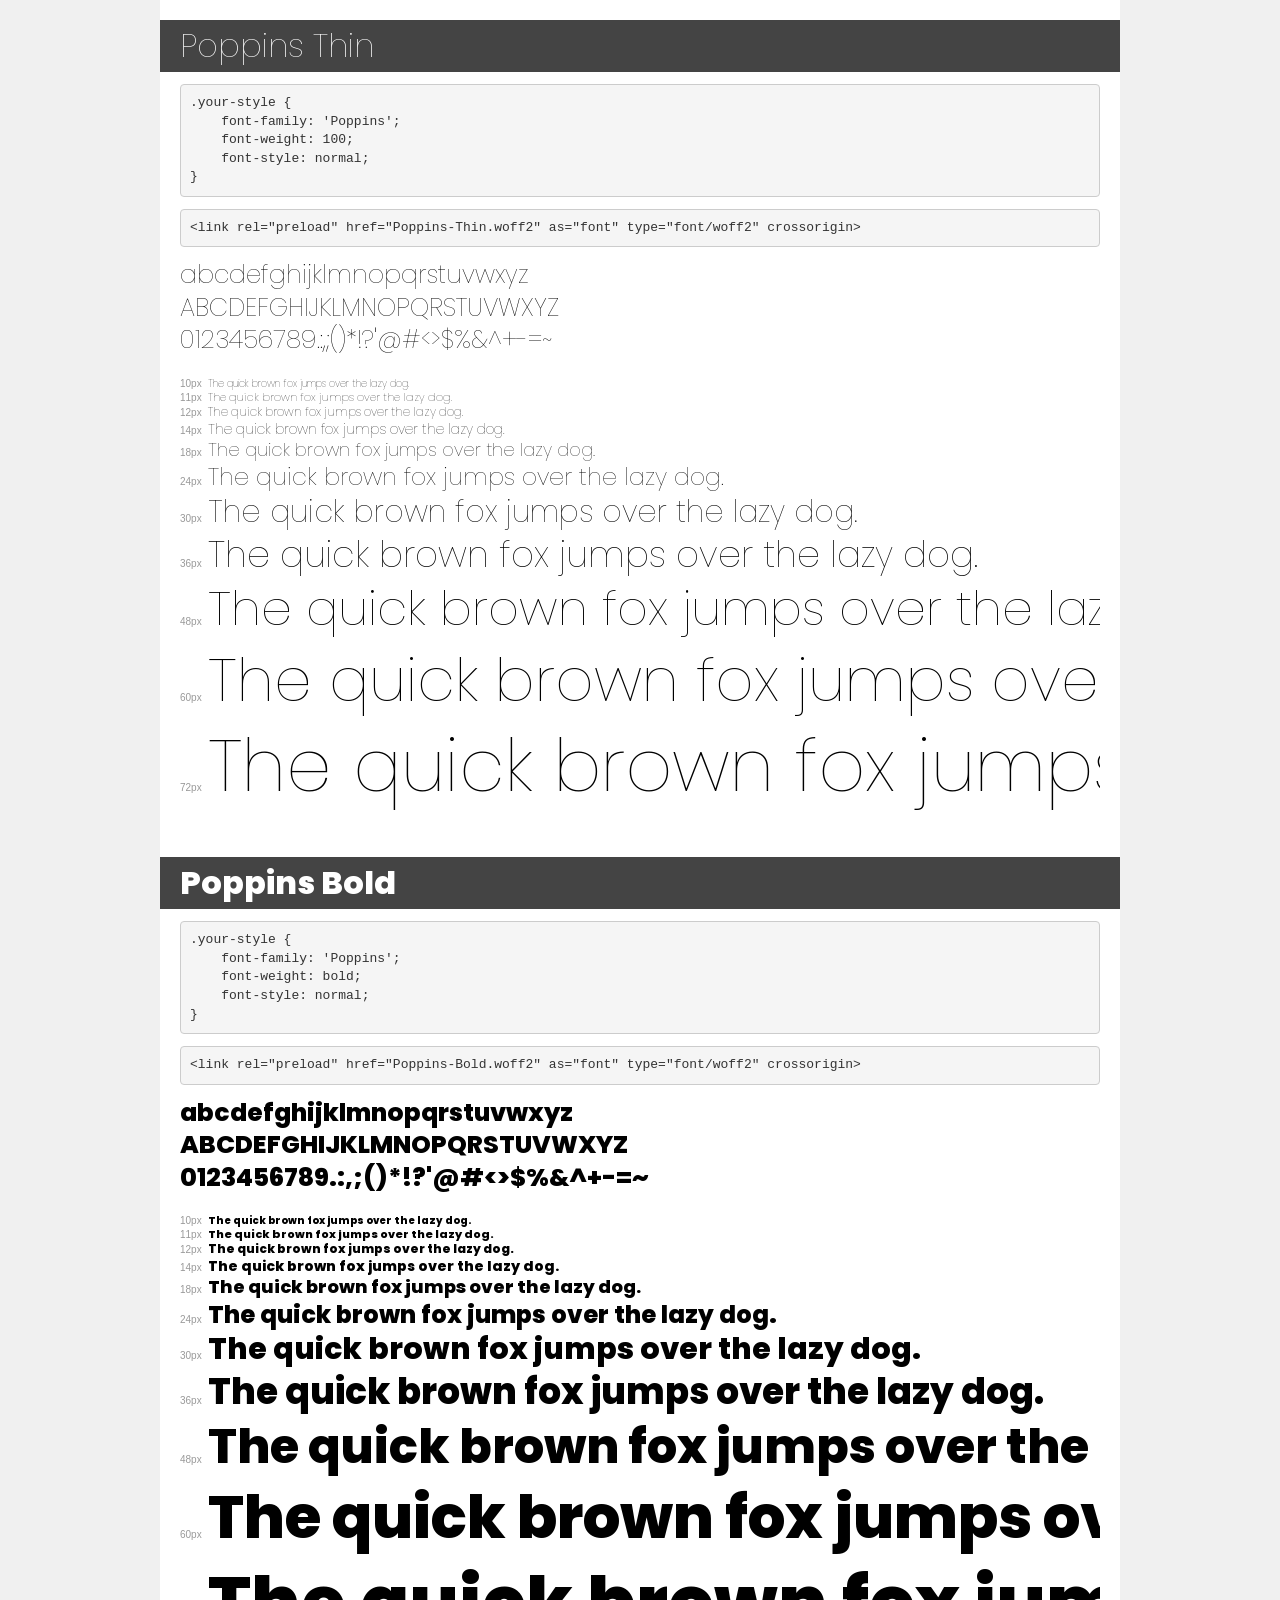
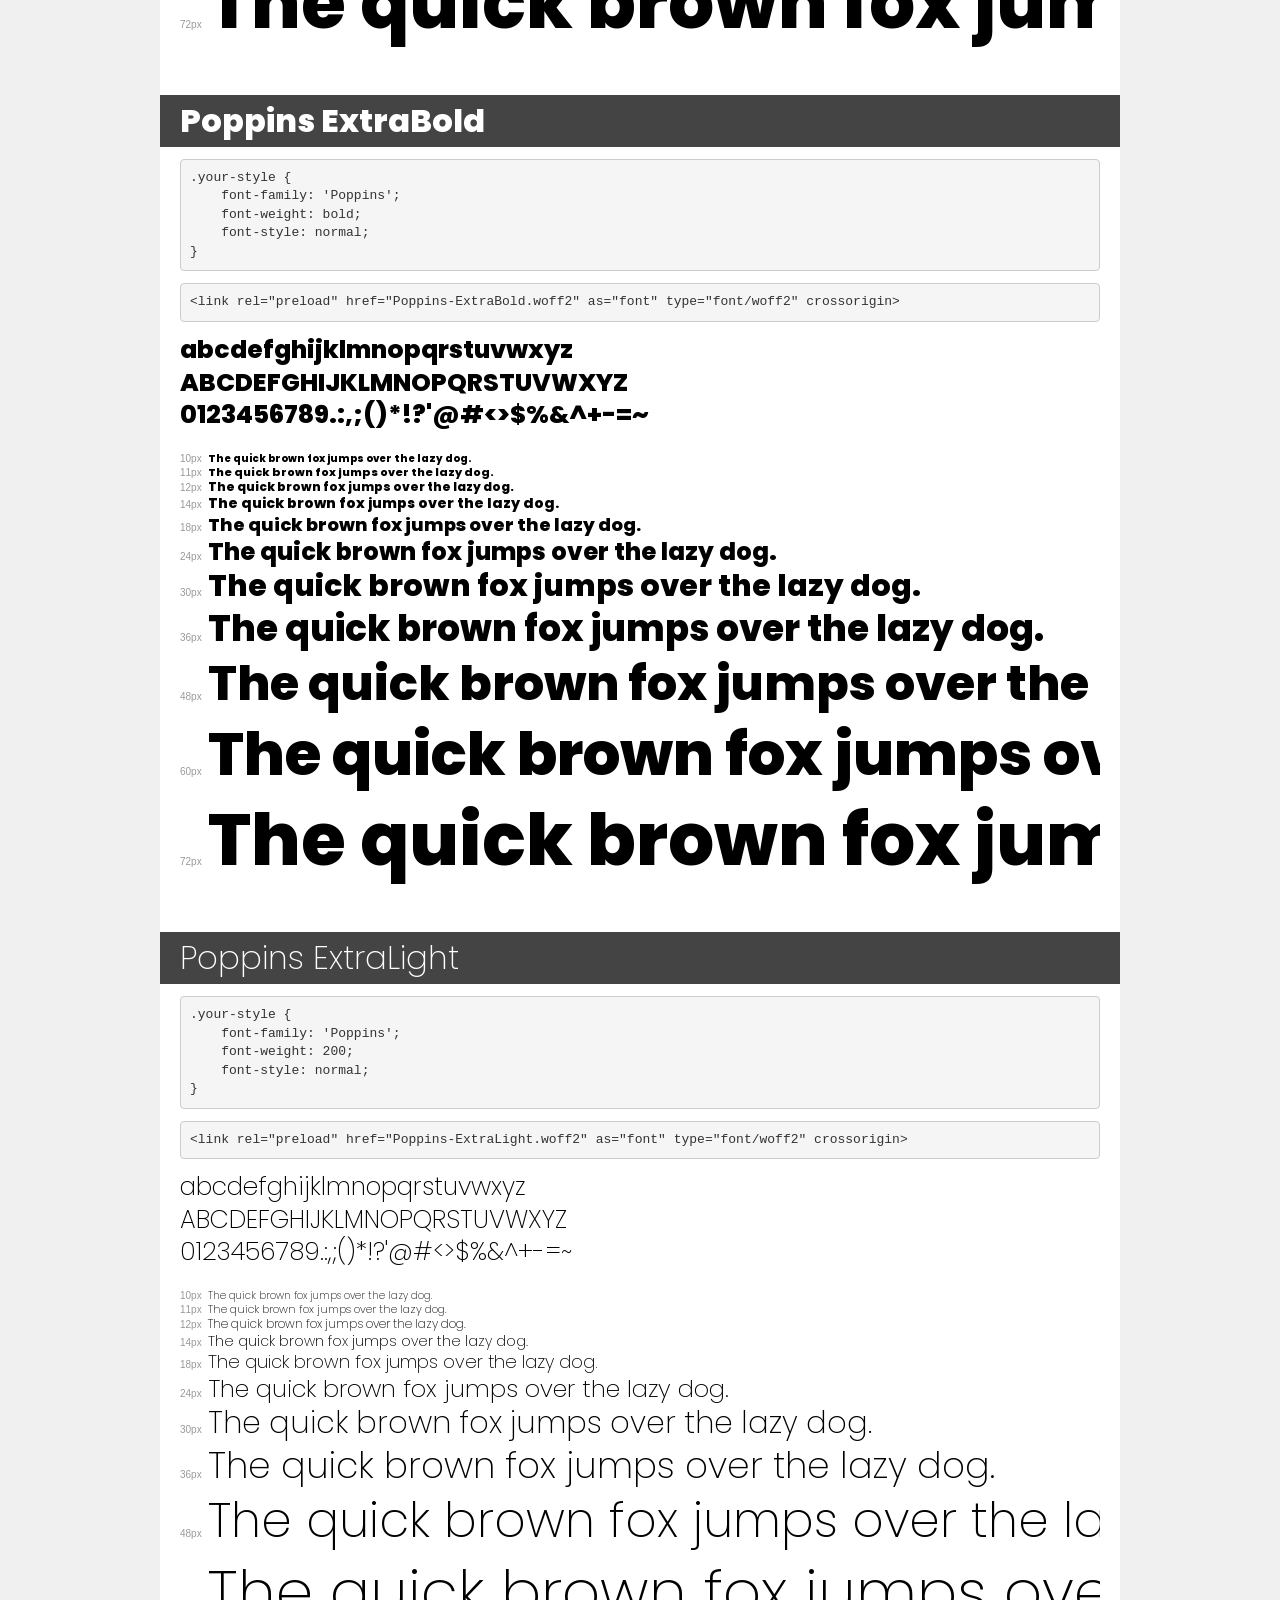
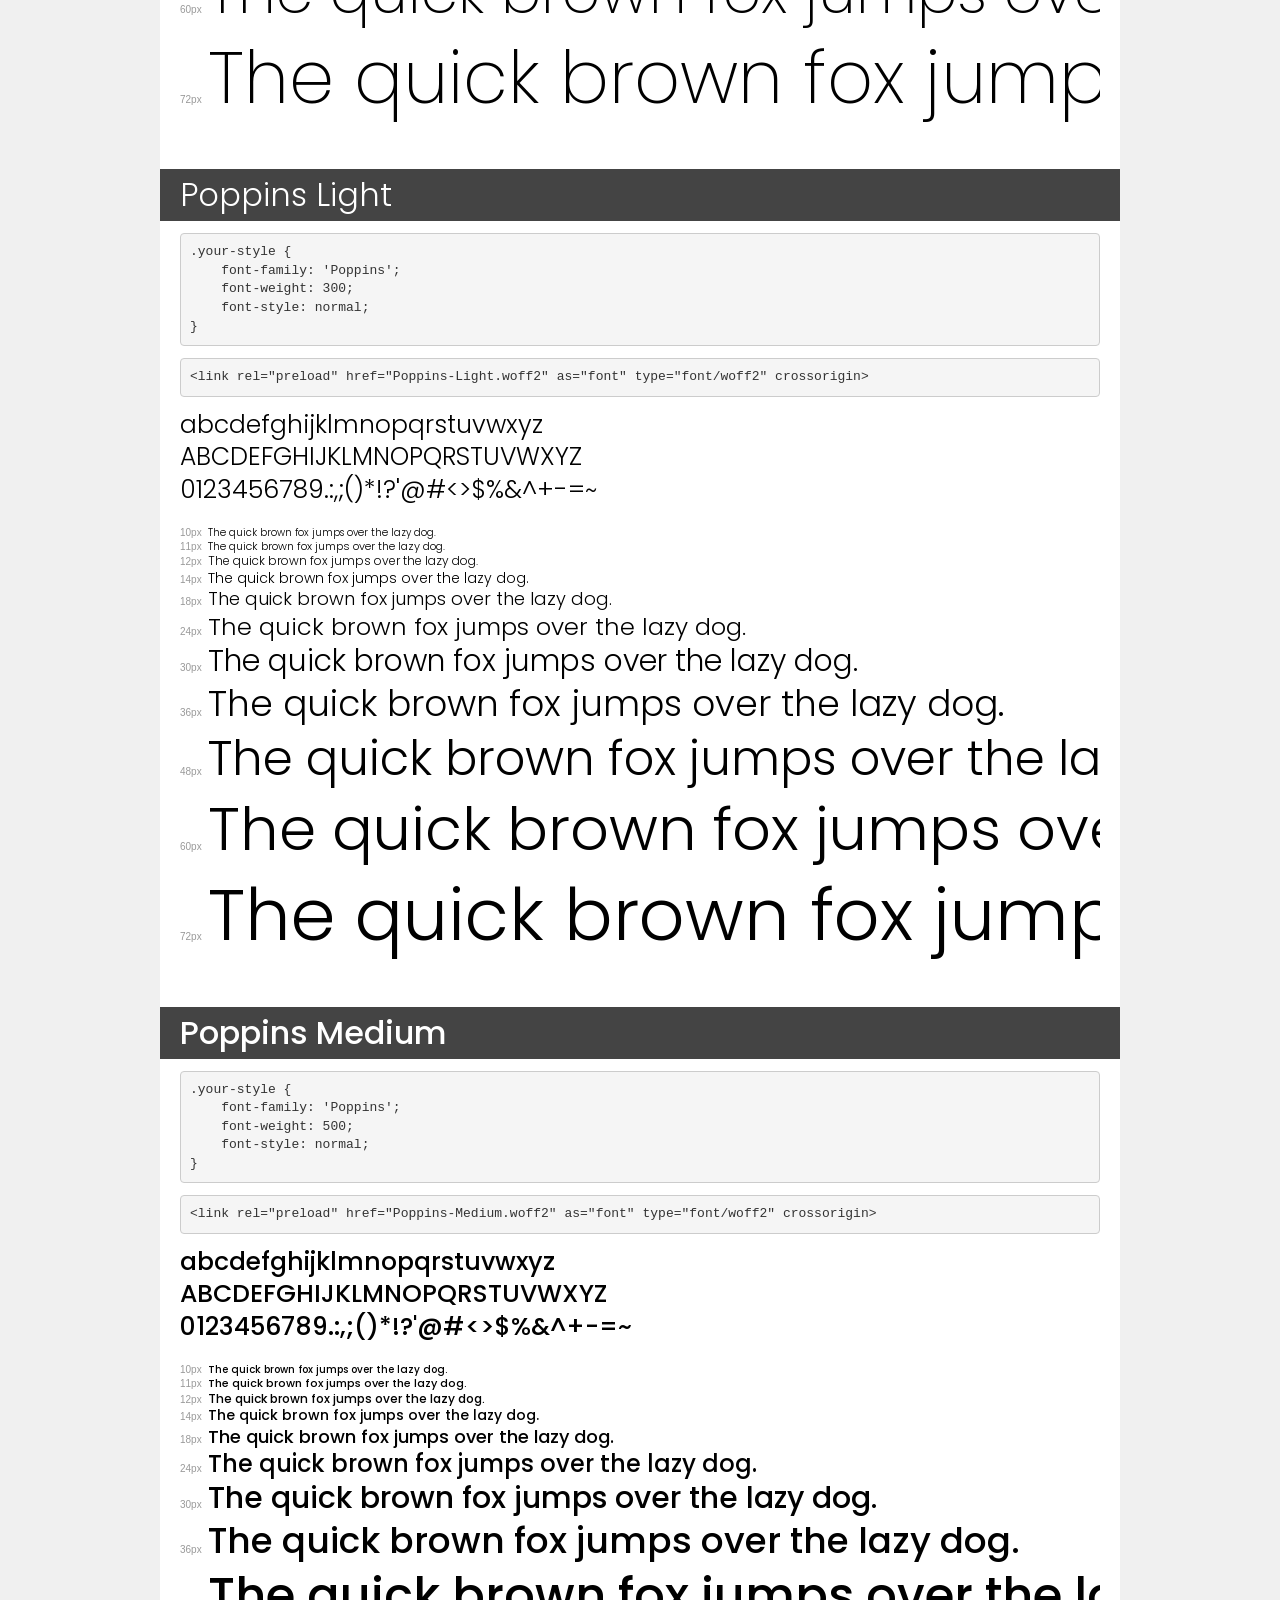
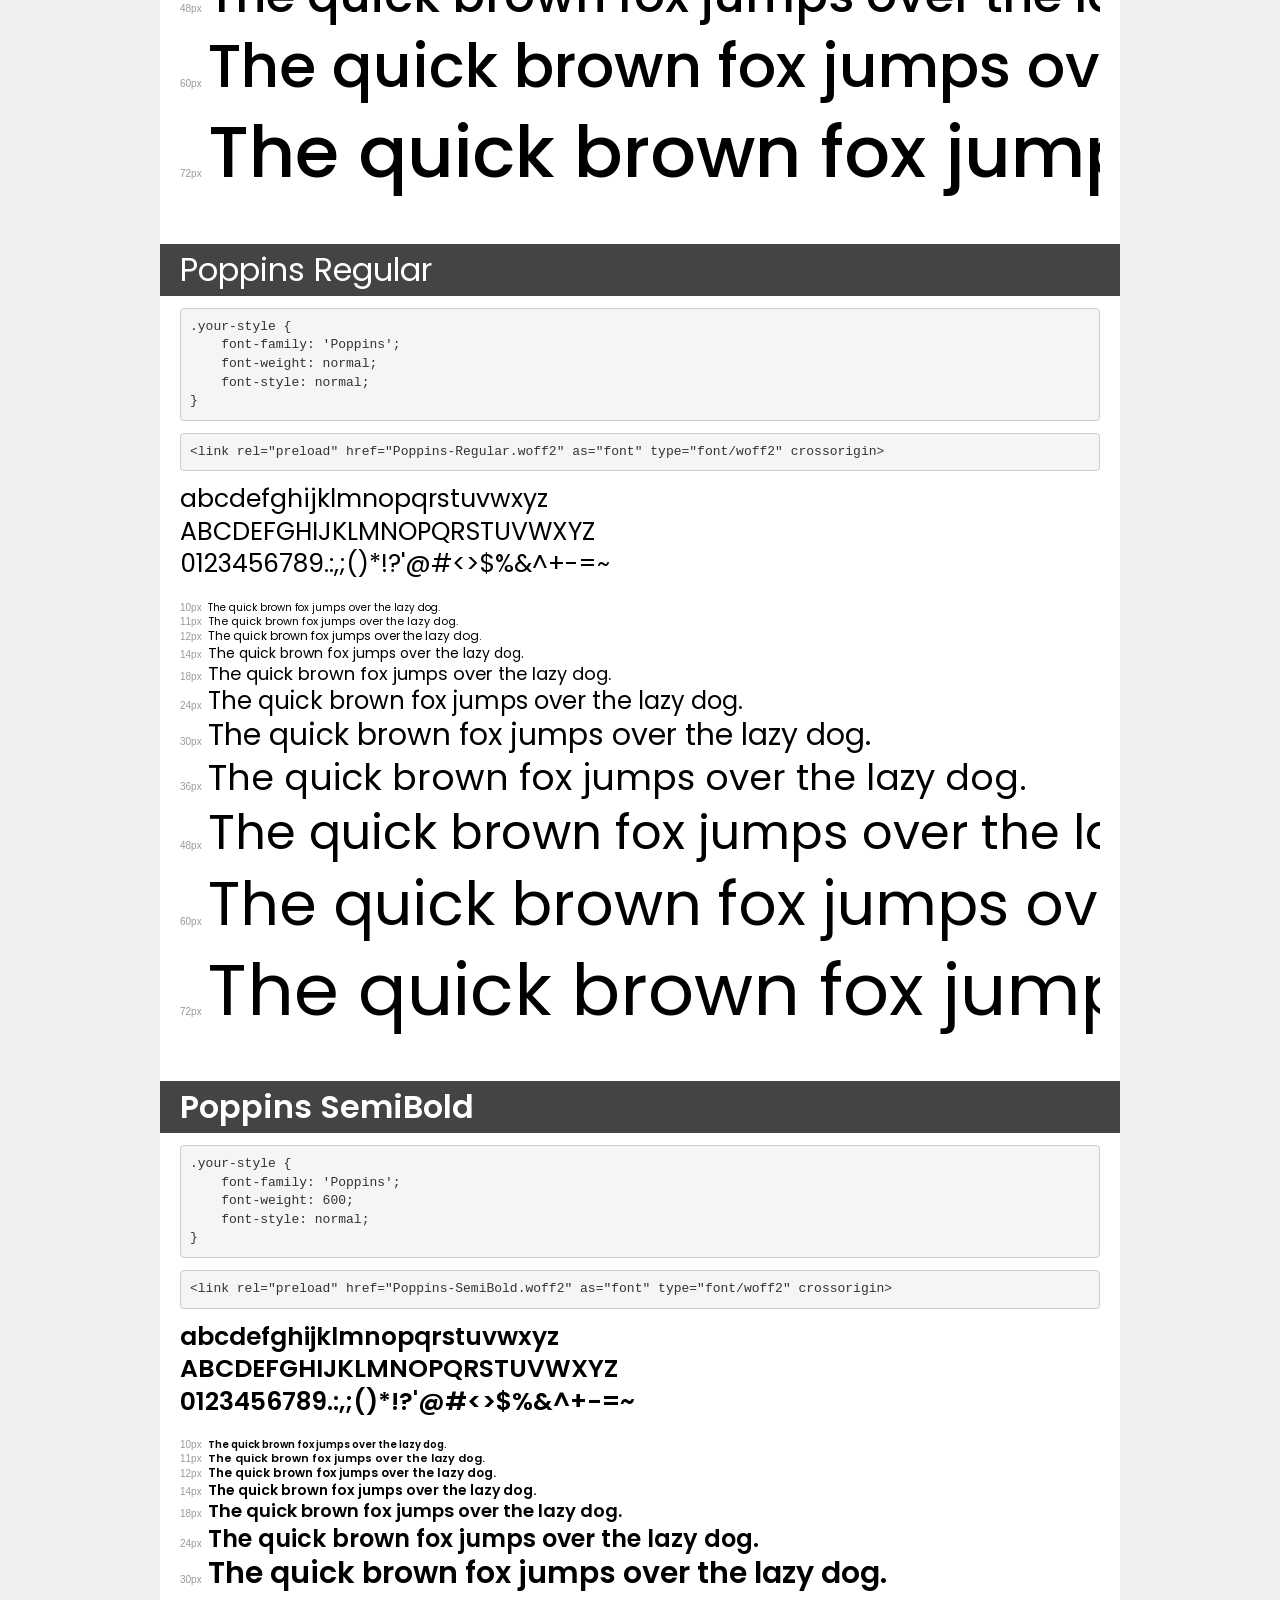
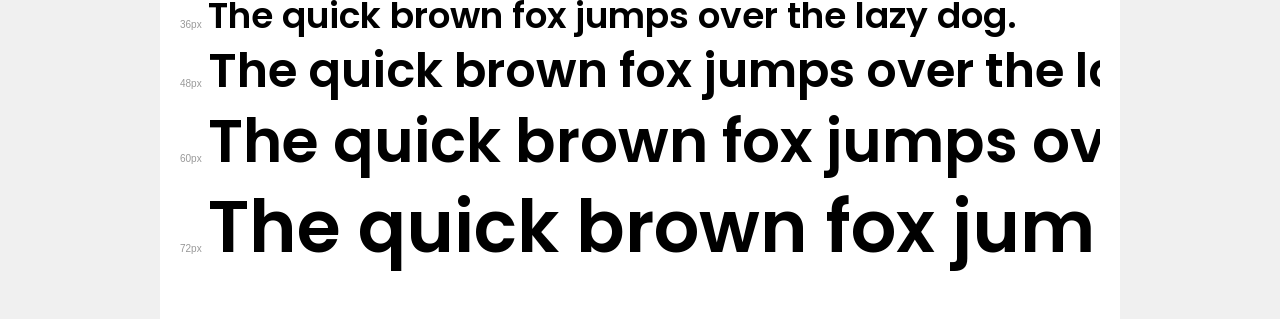
<file: Nagerteppich-boiler-code/fonts/demo.html>
<!DOCTYPE html>
<html lang="en">
<head>
    <meta charset="utf-8">
    <meta http-equiv="X-UA-Compatible" content="IE=edge">
    <meta name="viewport" content="width=device-width, initial-scale=1">
    <meta name="robots" content="noindex, noarchive">
    <meta name="format-detection" content="telephone=no">
    <title>Transfonter demo</title>
    <link href="stylesheet.css" rel="stylesheet">
    <style>
        /*
        http://meyerweb.com/eric/tools/css/reset/
        v2.0 | 20110126
        License: none (public domain)
        */
        html, body, div, span, applet, object, iframe,
        h1, h2, h3, h4, h5, h6, p, blockquote, pre,
        a, abbr, acronym, address, big, cite, code,
        del, dfn, em, img, ins, kbd, q, s, samp,
        small, strike, strong, sub, sup, tt, var,
        b, u, i, center,
        dl, dt, dd, ol, ul, li,
        fieldset, form, label, legend,
        table, caption, tbody, tfoot, thead, tr, th, td,
        article, aside, canvas, details, embed,
        figure, figcaption, footer, header, hgroup,
        menu, nav, output, ruby, section, summary,
        time, mark, audio, video {
            margin: 0;
            padding: 0;
            border: 0;
            font-size: 100%;
            font: inherit;
            vertical-align: baseline;
        }
        /* HTML5 display-role reset for older browsers */
        article, aside, details, figcaption, figure,
        footer, header, hgroup, menu, nav, section {
            display: block;
        }
        body {
            line-height: 1;
        }
        ol, ul {
            list-style: none;
        }
        blockquote, q {
            quotes: none;
        }
        blockquote:before, blockquote:after,
        q:before, q:after {
            content: '';
            content: none;
        }
        table {
            border-collapse: collapse;
            border-spacing: 0;
        }
        /* demo styles */
        body {
            background: #f0f0f0;
            color: #000;
        }
        .page {
            background: #fff;
            width: 920px;
            margin: 0 auto;
            padding: 20px 20px 0 20px;
            overflow: hidden;
        }
        .font-container {
            overflow-x: auto;
            overflow-y: hidden;
            margin-bottom: 40px;
            line-height: 1.3;
            white-space: nowrap;
            padding-bottom: 5px;
        }
        h1 {
            position: relative;
            background: #444;
            font-size: 32px;
            color: #fff;
            padding: 10px 20px;
            margin: 0 -20px 12px -20px;
        }
        .letters {
            font-size: 25px;
            margin-bottom: 20px;
        }
        .s10:before {
            content: '10px';
        }
        .s11:before {
            content: '11px';
        }
        .s12:before {
            content: '12px';
        }
        .s14:before {
            content: '14px';
        }
        .s18:before {
            content: '18px';
        }
        .s24:before {
            content: '24px';
        }
        .s30:before {
            content: '30px';
        }
        .s36:before {
            content: '36px';
        }
        .s48:before {
            content: '48px';
        }
        .s60:before {
            content: '60px';
        }
        .s72:before {
            content: '72px';
        }
        .s10:before, .s11:before, .s12:before, .s14:before,
        .s18:before, .s24:before, .s30:before, .s36:before,
        .s48:before, .s60:before, .s72:before {
            font-family: Arial, sans-serif;
            font-size: 10px;
            font-weight: normal;
            font-style: normal;
            color: #999;
            padding-right: 6px;
        }
        pre {
            display: block;
            padding: 9px;
            margin: 0 0 12px;
            font-family: Monaco, Menlo, Consolas, "Courier New", monospace;
            font-size: 13px;
            line-height: 1.428571429;
            color: #333;
            font-weight: normal;
            font-style: normal;
            background-color: #f5f5f5;
            border: 1px solid #ccc;
            overflow-x: auto;
            border-radius: 4px;
        }
        /* responsive */
        @media (max-width: 959px) {
            .page {
                width: auto;
                margin: 0;
            }
        }
    </style>
</head>
<body>
<div class="page">
    <div class="demo">
        <h1 style="font-family: 'Poppins'; font-weight: 100; font-style: normal;">Poppins Thin</h1>
        <pre title="Usage">.your-style {
    font-family: 'Poppins';
    font-weight: 100;
    font-style: normal;
}</pre>
        <pre title="Preload (optional)">
&lt;link rel=&quot;preload&quot; href=&quot;Poppins-Thin.woff2&quot; as=&quot;font&quot; type=&quot;font/woff2&quot; crossorigin&gt;</pre>
        <div class="font-container" style="font-family: 'Poppins'; font-weight: 100; font-style: normal;">
            <p class="letters">
                abcdefghijklmnopqrstuvwxyz<br>
ABCDEFGHIJKLMNOPQRSTUVWXYZ<br>
                0123456789.:,;()*!?'@#&lt;&gt;$%&^+-=~
            </p>
            <p class="s10" style="font-size: 10px;">The quick brown fox jumps over the lazy dog.</p>
            <p class="s11" style="font-size: 11px;">The quick brown fox jumps over the lazy dog.</p>
            <p class="s12" style="font-size: 12px;">The quick brown fox jumps over the lazy dog.</p>
            <p class="s14" style="font-size: 14px;">The quick brown fox jumps over the lazy dog.</p>
            <p class="s18" style="font-size: 18px;">The quick brown fox jumps over the lazy dog.</p>
            <p class="s24" style="font-size: 24px;">The quick brown fox jumps over the lazy dog.</p>
            <p class="s30" style="font-size: 30px;">The quick brown fox jumps over the lazy dog.</p>
            <p class="s36" style="font-size: 36px;">The quick brown fox jumps over the lazy dog.</p>
            <p class="s48" style="font-size: 48px;">The quick brown fox jumps over the lazy dog.</p>
            <p class="s60" style="font-size: 60px;">The quick brown fox jumps over the lazy dog.</p>
            <p class="s72" style="font-size: 72px;">The quick brown fox jumps over the lazy dog.</p>
        </div>
    </div>

    <div class="demo">
        <h1 style="font-family: 'Poppins'; font-weight: bold; font-style: normal;">Poppins Bold</h1>
        <pre title="Usage">.your-style {
    font-family: 'Poppins';
    font-weight: bold;
    font-style: normal;
}</pre>
        <pre title="Preload (optional)">
&lt;link rel=&quot;preload&quot; href=&quot;Poppins-Bold.woff2&quot; as=&quot;font&quot; type=&quot;font/woff2&quot; crossorigin&gt;</pre>
        <div class="font-container" style="font-family: 'Poppins'; font-weight: bold; font-style: normal;">
            <p class="letters">
                abcdefghijklmnopqrstuvwxyz<br>
ABCDEFGHIJKLMNOPQRSTUVWXYZ<br>
                0123456789.:,;()*!?'@#&lt;&gt;$%&^+-=~
            </p>
            <p class="s10" style="font-size: 10px;">The quick brown fox jumps over the lazy dog.</p>
            <p class="s11" style="font-size: 11px;">The quick brown fox jumps over the lazy dog.</p>
            <p class="s12" style="font-size: 12px;">The quick brown fox jumps over the lazy dog.</p>
            <p class="s14" style="font-size: 14px;">The quick brown fox jumps over the lazy dog.</p>
            <p class="s18" style="font-size: 18px;">The quick brown fox jumps over the lazy dog.</p>
            <p class="s24" style="font-size: 24px;">The quick brown fox jumps over the lazy dog.</p>
            <p class="s30" style="font-size: 30px;">The quick brown fox jumps over the lazy dog.</p>
            <p class="s36" style="font-size: 36px;">The quick brown fox jumps over the lazy dog.</p>
            <p class="s48" style="font-size: 48px;">The quick brown fox jumps over the lazy dog.</p>
            <p class="s60" style="font-size: 60px;">The quick brown fox jumps over the lazy dog.</p>
            <p class="s72" style="font-size: 72px;">The quick brown fox jumps over the lazy dog.</p>
        </div>
    </div>

    <div class="demo">
        <h1 style="font-family: 'Poppins'; font-weight: bold; font-style: normal;">Poppins ExtraBold</h1>
        <pre title="Usage">.your-style {
    font-family: 'Poppins';
    font-weight: bold;
    font-style: normal;
}</pre>
        <pre title="Preload (optional)">
&lt;link rel=&quot;preload&quot; href=&quot;Poppins-ExtraBold.woff2&quot; as=&quot;font&quot; type=&quot;font/woff2&quot; crossorigin&gt;</pre>
        <div class="font-container" style="font-family: 'Poppins'; font-weight: bold; font-style: normal;">
            <p class="letters">
                abcdefghijklmnopqrstuvwxyz<br>
ABCDEFGHIJKLMNOPQRSTUVWXYZ<br>
                0123456789.:,;()*!?'@#&lt;&gt;$%&^+-=~
            </p>
            <p class="s10" style="font-size: 10px;">The quick brown fox jumps over the lazy dog.</p>
            <p class="s11" style="font-size: 11px;">The quick brown fox jumps over the lazy dog.</p>
            <p class="s12" style="font-size: 12px;">The quick brown fox jumps over the lazy dog.</p>
            <p class="s14" style="font-size: 14px;">The quick brown fox jumps over the lazy dog.</p>
            <p class="s18" style="font-size: 18px;">The quick brown fox jumps over the lazy dog.</p>
            <p class="s24" style="font-size: 24px;">The quick brown fox jumps over the lazy dog.</p>
            <p class="s30" style="font-size: 30px;">The quick brown fox jumps over the lazy dog.</p>
            <p class="s36" style="font-size: 36px;">The quick brown fox jumps over the lazy dog.</p>
            <p class="s48" style="font-size: 48px;">The quick brown fox jumps over the lazy dog.</p>
            <p class="s60" style="font-size: 60px;">The quick brown fox jumps over the lazy dog.</p>
            <p class="s72" style="font-size: 72px;">The quick brown fox jumps over the lazy dog.</p>
        </div>
    </div>

    <div class="demo">
        <h1 style="font-family: 'Poppins'; font-weight: 200; font-style: normal;">Poppins ExtraLight</h1>
        <pre title="Usage">.your-style {
    font-family: 'Poppins';
    font-weight: 200;
    font-style: normal;
}</pre>
        <pre title="Preload (optional)">
&lt;link rel=&quot;preload&quot; href=&quot;Poppins-ExtraLight.woff2&quot; as=&quot;font&quot; type=&quot;font/woff2&quot; crossorigin&gt;</pre>
        <div class="font-container" style="font-family: 'Poppins'; font-weight: 200; font-style: normal;">
            <p class="letters">
                abcdefghijklmnopqrstuvwxyz<br>
ABCDEFGHIJKLMNOPQRSTUVWXYZ<br>
                0123456789.:,;()*!?'@#&lt;&gt;$%&^+-=~
            </p>
            <p class="s10" style="font-size: 10px;">The quick brown fox jumps over the lazy dog.</p>
            <p class="s11" style="font-size: 11px;">The quick brown fox jumps over the lazy dog.</p>
            <p class="s12" style="font-size: 12px;">The quick brown fox jumps over the lazy dog.</p>
            <p class="s14" style="font-size: 14px;">The quick brown fox jumps over the lazy dog.</p>
            <p class="s18" style="font-size: 18px;">The quick brown fox jumps over the lazy dog.</p>
            <p class="s24" style="font-size: 24px;">The quick brown fox jumps over the lazy dog.</p>
            <p class="s30" style="font-size: 30px;">The quick brown fox jumps over the lazy dog.</p>
            <p class="s36" style="font-size: 36px;">The quick brown fox jumps over the lazy dog.</p>
            <p class="s48" style="font-size: 48px;">The quick brown fox jumps over the lazy dog.</p>
            <p class="s60" style="font-size: 60px;">The quick brown fox jumps over the lazy dog.</p>
            <p class="s72" style="font-size: 72px;">The quick brown fox jumps over the lazy dog.</p>
        </div>
    </div>

    <div class="demo">
        <h1 style="font-family: 'Poppins'; font-weight: 300; font-style: normal;">Poppins Light</h1>
        <pre title="Usage">.your-style {
    font-family: 'Poppins';
    font-weight: 300;
    font-style: normal;
}</pre>
        <pre title="Preload (optional)">
&lt;link rel=&quot;preload&quot; href=&quot;Poppins-Light.woff2&quot; as=&quot;font&quot; type=&quot;font/woff2&quot; crossorigin&gt;</pre>
        <div class="font-container" style="font-family: 'Poppins'; font-weight: 300; font-style: normal;">
            <p class="letters">
                abcdefghijklmnopqrstuvwxyz<br>
ABCDEFGHIJKLMNOPQRSTUVWXYZ<br>
                0123456789.:,;()*!?'@#&lt;&gt;$%&^+-=~
            </p>
            <p class="s10" style="font-size: 10px;">The quick brown fox jumps over the lazy dog.</p>
            <p class="s11" style="font-size: 11px;">The quick brown fox jumps over the lazy dog.</p>
            <p class="s12" style="font-size: 12px;">The quick brown fox jumps over the lazy dog.</p>
            <p class="s14" style="font-size: 14px;">The quick brown fox jumps over the lazy dog.</p>
            <p class="s18" style="font-size: 18px;">The quick brown fox jumps over the lazy dog.</p>
            <p class="s24" style="font-size: 24px;">The quick brown fox jumps over the lazy dog.</p>
            <p class="s30" style="font-size: 30px;">The quick brown fox jumps over the lazy dog.</p>
            <p class="s36" style="font-size: 36px;">The quick brown fox jumps over the lazy dog.</p>
            <p class="s48" style="font-size: 48px;">The quick brown fox jumps over the lazy dog.</p>
            <p class="s60" style="font-size: 60px;">The quick brown fox jumps over the lazy dog.</p>
            <p class="s72" style="font-size: 72px;">The quick brown fox jumps over the lazy dog.</p>
        </div>
    </div>

    <div class="demo">
        <h1 style="font-family: 'Poppins'; font-weight: 500; font-style: normal;">Poppins Medium</h1>
        <pre title="Usage">.your-style {
    font-family: 'Poppins';
    font-weight: 500;
    font-style: normal;
}</pre>
        <pre title="Preload (optional)">
&lt;link rel=&quot;preload&quot; href=&quot;Poppins-Medium.woff2&quot; as=&quot;font&quot; type=&quot;font/woff2&quot; crossorigin&gt;</pre>
        <div class="font-container" style="font-family: 'Poppins'; font-weight: 500; font-style: normal;">
            <p class="letters">
                abcdefghijklmnopqrstuvwxyz<br>
ABCDEFGHIJKLMNOPQRSTUVWXYZ<br>
                0123456789.:,;()*!?'@#&lt;&gt;$%&^+-=~
            </p>
            <p class="s10" style="font-size: 10px;">The quick brown fox jumps over the lazy dog.</p>
            <p class="s11" style="font-size: 11px;">The quick brown fox jumps over the lazy dog.</p>
            <p class="s12" style="font-size: 12px;">The quick brown fox jumps over the lazy dog.</p>
            <p class="s14" style="font-size: 14px;">The quick brown fox jumps over the lazy dog.</p>
            <p class="s18" style="font-size: 18px;">The quick brown fox jumps over the lazy dog.</p>
            <p class="s24" style="font-size: 24px;">The quick brown fox jumps over the lazy dog.</p>
            <p class="s30" style="font-size: 30px;">The quick brown fox jumps over the lazy dog.</p>
            <p class="s36" style="font-size: 36px;">The quick brown fox jumps over the lazy dog.</p>
            <p class="s48" style="font-size: 48px;">The quick brown fox jumps over the lazy dog.</p>
            <p class="s60" style="font-size: 60px;">The quick brown fox jumps over the lazy dog.</p>
            <p class="s72" style="font-size: 72px;">The quick brown fox jumps over the lazy dog.</p>
        </div>
    </div>

    <div class="demo">
        <h1 style="font-family: 'Poppins'; font-weight: normal; font-style: normal;">Poppins Regular</h1>
        <pre title="Usage">.your-style {
    font-family: 'Poppins';
    font-weight: normal;
    font-style: normal;
}</pre>
        <pre title="Preload (optional)">
&lt;link rel=&quot;preload&quot; href=&quot;Poppins-Regular.woff2&quot; as=&quot;font&quot; type=&quot;font/woff2&quot; crossorigin&gt;</pre>
        <div class="font-container" style="font-family: 'Poppins'; font-weight: normal; font-style: normal;">
            <p class="letters">
                abcdefghijklmnopqrstuvwxyz<br>
ABCDEFGHIJKLMNOPQRSTUVWXYZ<br>
                0123456789.:,;()*!?'@#&lt;&gt;$%&^+-=~
            </p>
            <p class="s10" style="font-size: 10px;">The quick brown fox jumps over the lazy dog.</p>
            <p class="s11" style="font-size: 11px;">The quick brown fox jumps over the lazy dog.</p>
            <p class="s12" style="font-size: 12px;">The quick brown fox jumps over the lazy dog.</p>
            <p class="s14" style="font-size: 14px;">The quick brown fox jumps over the lazy dog.</p>
            <p class="s18" style="font-size: 18px;">The quick brown fox jumps over the lazy dog.</p>
            <p class="s24" style="font-size: 24px;">The quick brown fox jumps over the lazy dog.</p>
            <p class="s30" style="font-size: 30px;">The quick brown fox jumps over the lazy dog.</p>
            <p class="s36" style="font-size: 36px;">The quick brown fox jumps over the lazy dog.</p>
            <p class="s48" style="font-size: 48px;">The quick brown fox jumps over the lazy dog.</p>
            <p class="s60" style="font-size: 60px;">The quick brown fox jumps over the lazy dog.</p>
            <p class="s72" style="font-size: 72px;">The quick brown fox jumps over the lazy dog.</p>
        </div>
    </div>

    <div class="demo">
        <h1 style="font-family: 'Poppins'; font-weight: 600; font-style: normal;">Poppins SemiBold</h1>
        <pre title="Usage">.your-style {
    font-family: 'Poppins';
    font-weight: 600;
    font-style: normal;
}</pre>
        <pre title="Preload (optional)">
&lt;link rel=&quot;preload&quot; href=&quot;Poppins-SemiBold.woff2&quot; as=&quot;font&quot; type=&quot;font/woff2&quot; crossorigin&gt;</pre>
        <div class="font-container" style="font-family: 'Poppins'; font-weight: 600; font-style: normal;">
            <p class="letters">
                abcdefghijklmnopqrstuvwxyz<br>
ABCDEFGHIJKLMNOPQRSTUVWXYZ<br>
                0123456789.:,;()*!?'@#&lt;&gt;$%&^+-=~
            </p>
            <p class="s10" style="font-size: 10px;">The quick brown fox jumps over the lazy dog.</p>
            <p class="s11" style="font-size: 11px;">The quick brown fox jumps over the lazy dog.</p>
            <p class="s12" style="font-size: 12px;">The quick brown fox jumps over the lazy dog.</p>
            <p class="s14" style="font-size: 14px;">The quick brown fox jumps over the lazy dog.</p>
            <p class="s18" style="font-size: 18px;">The quick brown fox jumps over the lazy dog.</p>
            <p class="s24" style="font-size: 24px;">The quick brown fox jumps over the lazy dog.</p>
            <p class="s30" style="font-size: 30px;">The quick brown fox jumps over the lazy dog.</p>
            <p class="s36" style="font-size: 36px;">The quick brown fox jumps over the lazy dog.</p>
            <p class="s48" style="font-size: 48px;">The quick brown fox jumps over the lazy dog.</p>
            <p class="s60" style="font-size: 60px;">The quick brown fox jumps over the lazy dog.</p>
            <p class="s72" style="font-size: 72px;">The quick brown fox jumps over the lazy dog.</p>
        </div>
    </div>

</div>
</body>
</html>
</file>
<file: Nagerteppich-boiler-code/css/custom-style.css>
@font-face {
    font-family: 'Poppins';
    src: url('../fonts/Poppins-Thin.woff2') format('woff2'),
        url('../fonts/Poppins-Thin.woff') format('woff');
    font-weight: 100;
    font-style: normal;
    font-display: swap;
}

@font-face {
    font-family: 'Poppins';
    src: url('../fonts/Poppins-ExtraLight.woff2') format('woff2'),
        url('../fonts/Poppins-ExtraLight.woff') format('woff');
    font-weight: 200;
    font-style: normal;
    font-display: swap;
}

@font-face {
    font-family: 'Poppins';
    src: url('../fonts/Poppins-Light.woff2') format('woff2'),
        url('../fonts/Poppins-Light.woff') format('woff');
    font-weight: 300;
    font-style: normal;
    font-display: swap;
}

@font-face {
    font-family: 'Poppins';
    src: url('../fonts/Poppins-Regular.woff2') format('woff2'),
        url('../fonts/Poppins-Regular.woff') format('woff');
    font-weight: 400;
    font-style: normal;
    font-display: swap;
}

@font-face {
    font-family: 'Poppins';
    src: url('../fonts/Poppins-Medium.woff2') format('woff2'),
        url('../fonts/Poppins-Medium.woff') format('woff');
    font-weight: 500;
    font-style: normal;
    font-display: swap;
}

@font-face {
    font-family: 'Poppins';
    src: url('../fonts/Poppins-SemiBold.woff2') format('woff2'),
        url('../fonts/Poppins-SemiBold.woff') format('woff');
    font-weight: 600;
    font-style: normal;
    font-display: swap;
}

@font-face {
    font-family: 'Poppins';
    src: url('../fonts/Poppins-Bold.woff2') format('woff2'),
        url('../fonts/Poppins-Bold.woff') format('woff');
    font-weight: 700;
    font-style: normal;
    font-display: swap;
}

@font-face {
    font-family: 'Poppins';
    src: url('../fonts/Poppins-ExtraBold.woff2') format('woff2'),
        url('../fonts/Poppins-ExtraBold.woff') format('woff');
    font-weight: 800;
    font-style: normal;
    font-display: swap;
}

:root {
    /* font family */
    --neger-body-font: 'Poppins';
    --neger-primary-font: 'Inter';

    /* main colors */
    --negar-primary-color: #0D3804;
    --negar-light-color: #ffffff;
    --negar-body-color: #F7F7F7;

    /* text colors */
    --negar-dark-color: #121212;
    --negar-search-color: #2C2C2C;
    --negar-star-light: #479636;
    --negar-price-color: #1A3945;
    --negar-text-green: #1D5311;
    --negar-card-bg: #F8FFF6;
    --negar-extra-dark: #000000;

    /* Border Color */
    --negar--light-border: #DBE2DC;
    --negar-slider-bg-color: #EDF3EC;
    --negar-slider-border-color: #8EA988;

    /* font sizes */
    --negar-font-h1: 30px;
    --negar-font-h2: 30px;
    --negar-font-price: 26px;
    --negar-font-p: 14px;
    --negar-font-md: 16px;
    --negar-font-sm: 12px;

    /* Shadows */
    --nager-animal-box-shadow: 0 3px 4px 0 #00000026;

    /* Border Radius */
    --nager-border-eight: 8px;
    --nager-border-ten: 10px;
    --nager-border-sixteen: 16px;
    --neger-btn-radius: 39px
}

body {
    font-family: var(--neger-body-font);
    font-weight: 500;
    background-color: var(--negar-body-color);
    /* Swiper Pagination Color */
    --swiper-pagination-color: var(--negar-star-light);
}

h1,
h2,
h3,
h4,
h5,
h6 {
    font-family: var(--neger-body-font);
    line-height: 1.1;
}

.price {
    font-size: var(--negar-font-price);
    font-weight: 600;
}

p {
    font-size: var(--negar-font-p);
    line-height: 1;
    font-weight: 300;
    color: var(--negar-dark-color);
    margin: 0;
}

h1 {
    font-size: var(--negar-font-h1);
    font-weight: 700;
}

h2 {
    font-size: var(--negar-font-h2);
    color: var(--negar-primary-color);
    font-weight: 700;
}

.nager-mt {
    margin-top: 100px;
}

.animals-type span {
    padding: 8px 10px;
    border-radius: var(--nager-border-eight);
    box-shadow: var(--nager-animal-box-shadow);
    background-color: var(--negar-light-color);
    border: 1px solid var(--negar-light-color);
    margin-left: 10px;
}

.animals-type span img {
    width: 20px;
}


.ani-slider {
    display: flex;
    border: 1px solid var(--negar-star-light);
    padding: 16px;
    border-radius: var(--nager-border-sixteen);
    background-color: var(--negar-light-color);
    justify-content: space-evenly;
}


.ani-types-slider-card {
    border: 0;
    border-right: 1px solid var(--negar--light-border);
    border-bottom: 2px solid var(--negar--light-border);
    border-bottom-width: 4px;
    padding: 16px;
}

.ani-types-slider-card:last-child {
    border-right: 0;
}

.ani-types-slider-card img {
    width: 52px;
    margin-bottom: 10px;
}

#frame-img {
    position: relative;
    right: 15px;
    width: 80px;
}

.ani-types-slider-card:hover {
    border-bottom: 4px solid var(--negar-star-light);
}

.ani-types-slider-card h6 {
    font-weight: 600;
    color: var(--negar-text-green);
}


/* 2 section */
.rug-section {
    position: relative;
    width: 100%;
    height: auto;
    min-height: 370px;
    overflow: hidden;
    color: #194d0c;
}

.rug-title {
    position: relative;
    z-index: 2;
    text-align: center;
    font-size: 28px;
    font-weight: 800;
    margin-top: 1px;
    color: #194d0c;
}

/* Curved dashed line */
.rug-path {
    position: absolute;
    top: 75px;
    left: 0;
    width: 100%;
    height: 155px;
    overflow: visible;
}

.rug-path path {
    fill: none;
    stroke: #3e9c32;
    stroke-width: 1.8;
    stroke-dasharray: 9 9;
}

/* Steps container */
.rug-steps {
    position: relative;
    height: 295px;
    width: 100%;
}

/* Individual steps */
.rug-step {
    position: absolute;
    width: 220px;
    text-align: center;
    transform: translateX(-50%);
}

.step-1 {
    left: 19.6%;
    top: 121px;
}

.step-2 {
    left: 39.3%;
    top: 41px;
}

.step-3 {
    left: 60.3%;
    top: 121px;
}

.step-4 {
    left: 79.3%;
    top: 41px;
}

/* Number circles */
.rug-number {
    width: 78px;
    height: 78px;
    margin: 0 auto 23px;
    background: #fff;
    border-radius: 50%;
    display: flex;
    justify-content: center;
    align-items: center;
    color: #419b32;
    font-size: 22px;
    font-weight: 700;
}

.rug-step h3 {
    font-size: 15px;
    font-weight: 700;
    line-height: 1.3;
    margin-bottom: 8px;
    white-space: nowrap;
}

.rug-step p {
    color: #333;
    font-size: 13px;
    line-height: 16px;
    font-weight: 400;
}

/* Scissors between steps 2 and 3 */
.rug-scissors {
    position: absolute;
    z-index: 3;
    width: 44px;
    height: 44px;
    left: 50%;
    top: 103px;
    transform: translateX(-50%);
    color: #419b32;
    overflow: visible;
    pointer-events: none;
}

/* second section End part   */
.end-con {
    display: flex;
    align-items: center;
    justify-content: space-evenly;
    gap: 24px;
    border: 1px solid var(--negar-star-light);
    padding: 26px;
    border-radius: var(--nager-border-sixteen);
    color: var(--negar-light-color);
    background-color: var(--negar-primary-color);
}


.end-con-cards-inner-content {
    padding-right: 30px;
    border-right: 1px solid var(--negar-light-color);
}

.end-con:last-child {
    border-right: none;
}

.end-con-cards h6 {
    font-weight: 600;
    font-size: var(--nager-border-sixteen);
}

.end-con-cards p {
    color: var(--negar-light-color);
}

.end-sec-btn a {
    text-decoration: none;
    border-radius: var(--neger-btn-radius);
    padding: 16px 56px;
    background-color: var(--negar-star-light);
    color: var(--negar-light-color);
}

.end-sec-btn a:hover {
    background-color: var(--negar-light-color);
    color: var(--negar-star-light);
    border: 1px solid var(--negar-star-light);
}

.mob-card-view {
    display: flex;
}

.mob-card-view .cards {
    width: 180px;
}

/* Second Slider */



.second-slider {
    height: auto;
    background-color: var(--negar-slider-bg-color);
    padding: 40px 40px 90px 40px;
    position: relative;
}

.sec-slider-content {
    display: flex;
    justify-content: space-between;
}

.sec-slider-btns {
    display: flex;
    justify-content: space-between;
    gap: 20px;
}

.drop-down select {
    background-color: transparent;
    border: none;
    padding-right: 10px;
    color: #282828;
}

.mob-btns-view {
    display: flex;
    gap: 20px;

}

.sec-btn a {
    border: 1px solid var(--negar-slider-border-color);
    padding: 10px;
    border-radius: var(--nager-border-eight);
    text-decoration: none;
    color: #282828;
}


.sec-filter img {
    width: 37px;
    background-color: transparent;
    position: relative;
    right: 10px;
    bottom: 8px;
}



/*  */


.second-slider .swiper-slide {
    font-size: 18px;
    background: #fff;
    padding: 16px;
    height: auto;
}

.third-section {
    display: flex;
    flex-direction: column;
}

.inner-content {
    display: flex;
    flex-direction: column;
}

.name {
    display: flex;
    align-items: center;
    justify-content: space-between;
    line-height: 0;
}

.verify-plus-img {
    margin-bottom: 10px;
}

.verify-plus-img img {
    width: 16px;
}

.verify-plus-img span {
    font-size: var(--negar-font-sm);
}

.date span {
    font-size: 11px;
    line-height: 0;
}

.stars {
    line-height: 0;
    margin-bottom: 50px;
}

.swiper-slide span img {
    width: 10.8px;
}


.arrows-btns {
    position: absolute;
    bottom: 10%;
    left: 50%;
    transform: translate(0%, -50%);
}

.arrows-btns img {
    width: 90px;
    padding: 24px 23px 23px 22px;
    background-color: transparent;
    border-radius: 42px;
    border: 1px solid var(--negar-primary-color);
}

.swiper-button-prev img {
    background-color: var(--negar-primary-color);
}


.mob-slider-view {
    display: none;
}


/* Fourth Section */

.insta-link span {
    background-color: var(--negar-light-color);
    border: 1px solid var(--negar-light-color);
    padding: 17px 6px;
    border-radius: 34px;
}

/* video swiper */

/* .fourth-section .swiper{
    background-color: none;
} */
.fourth-section video {
    width: 302px;
    height: 425px;
    border-radius: var(--nager-border-sixteen);
}

#mob-video-slider {
    display: none;
}


/* 5th Section */
.fifth-section h4 {
    color: var(--negar-price-color);
    font-weight: bold;
    font-size: 20px;
}

.image-slider img{
    width: 220px;
    margin-bottom: 30px;
}
.image-slider p{
    font-weight: bold;
    color:var(--negar-primary-color);
    line-height: 1.5;
}
.stars-plus-text{
    display: flex;
    line-height: normal;
}
#price{
    color: red;
    text-decoration: line-through;
}
.stars-plus-text img{
    width: 12px;
}
.image-slider span{
    font-size: var(--negar-font-sm);
    
}

.less-thickness{
    font-weight: 200;
}

.mob-product-img-slider{
    display: none;
}

/* 6th section */
.sixth-section {
    background-color: var(--negar-primary-color);
    color: var(--negar-light-color);
}

.sixth-section .container {
    display: flex;
    align-items: flex-start;
    justify-content: space-between;
    padding: 50px 0 30px 0;
}

.sixth-section .container p {
    margin-bottom: 10px;
}

.sixth-section p {
    color: var(--negar-light-color);
}

.first-box p {
    font-weight: 500;
}

/* .first-box h6,.second-box h6,.third-box h6 , .fourth-box h6{
    font-weight: Bold;

} */
.second-box p,
.third-box p,
.fourth-box p,
#less-weight {
    font-weight: 100;
}

.second-box img {
    margin: 20px 20px 20px 0;
}

.mob-view-form {
    display: none;
}

/* Footer */
footer .container {
    display: flex;
    align-items: center;
    justify-content: space-between;
    padding: 20px;
}

.language-price select {
    font-size: var(--negar-font-p);
    border: none;
    background-color: transparent;
}

.language-price img {
    width: 16px;
}

.policy {
    font-size: var(--negar-font-p);
    font-weight: bold;
}

.payments img {
    width: 38px;
    margin-left: 5px;
}


@media screen and (max-width:768px) {

    html,
    body {
        width: 100%;
        overflow-x: hidden;
    }

    .nager-mt {
        margin-top: 50px;
    }

    /* First Section */
    .animals-type span {
        line-height: 3;
    }

    .ani-slider {
        flex-direction: column;
    }

    .ani-types-slider-card {
        border-right: 0;
    }

    #frame-img {
        position: relative;
        right: 15px;
        width: 80px;
    }

    #mob-view {
        display: none;

    }

    /* 2 Section */
    .end-con {
        flex-direction: column;
        align-items: flex-start;
    }

    .mob-card-view {
        display: flex;
        align-items: flex-start;
    }

    .mob-card-view .end-con-cards-inner-content {
        padding-right: 14px;
        border-right: 1px solid var(--negar-light-color);
    }

    .end-con-cards-inner-content {
        border-right: none;
    }

    /* Third section */
    .second-slider {
        padding: 20px 0 40px 0;
    }

    .sec-slider-content {
        flex-direction: column;
    }

    .sec-slider-btns {
        flex-direction: column;
        justify-content: flex-start;
        gap: 0;
    }

    .sec-filter img {
        position: relative;
        right: 10px;
        bottom: 2px;
    }

    .mob-btns-view {
        display: flex;
        gap: 20px;
        line-height: 3;
    }


    /* Slider  */
    .arrows-btns {
        display: none;
    }

    #web-swiper {
        display: none;
    }

    .mob-slider-view {
        display: block;

    }

    .animals-type span {
        margin-left: 20px;
    }

    /* 4th Section */
    #web-video-slider {
        display: none;
    }

    #mob-video-slider {
        display: block;
        /* padding: 0px 0 50px 0; */
    }

    .fourth-section video {
        width: 243px;
        height: 342px;
    }
    /* 5th section */
    .web-product-img-slider{
        display: none;
    }
    .mob-product-img-slider{
        display: block;
    }

    /* 6th section */
    .sixth-section .container {
        flex-direction: column;
        justify-content: center;
        margin-left: 20px;
    }

    .details p {
        margin-bottom: 10px;
    }

    #web-view-footer {
        display: none;
    }

    .mob-view-form {
        display: block;

    }

    .mob-view-form input {
        width: 90%;
        padding: 10px 12px;
        margin: 20px 0;
        border: none;
        border-radius: 36px;
    }

    .mob-view-form button {
        width: 90%;
        padding: 10px 12px;
        border: 1px solid var(--negar-star-light);
        background-color: var(--negar-star-light);
        color: var(--negar-light-color);
        border-radius: 39px;
    }

    #number-one-select,
    #number-two-select {
        /* margin-top: 10px; */
        padding: 10px;
        background-color: transparent;
        border: none;
        color: var(--negar-light-color);
        /* appearance: base-select; */
    }

    /* #number-one-select::picker-icon {
        content:"";
        margin-left: 100px;
    } */
    /* Footer */
    footer .container{
        flex-direction: column;
        gap: 20px;
    }
    .policy{
        display: block;
        margin-bottom: 20px;
    }
    .payments img{
        margin-bottom: 20px;
    }
}
</file>
<file: orion website/style.css>
/* font-linking */
@font-face {
  font-family: 'Helvetica';
  src: url('./Fonts/HelveticaNowDisplay-Light.woff2') format('woff2'),
    url('./Fonts/HelveticaNowDisplay-Light.woff') format('woff');
  font-weight: 300;
  font-style: normal;
  font-display: swap;
}

@font-face {
  font-family: 'Helvetica';
  src: url('./Fonts/HelveticaNowDisplay-Medium.woff2') format('woff2'),
    url('./Fonts/HelveticaNowDisplay-Medium.woff') format('woff');
  font-weight: 500;
  font-style: normal;
  font-display: swap;
}

@font-face {
  font-family: 'Helvetica';
  src: url('./Fonts/HelveticaNowDisplay-Regular.woff2') format('woff2'),
    url('./Fonts/HelveticaNowDisplay-Regular.woff') format('woff');
  font-weight: 400;
  font-style: normal;
  font-display: swap;
}

/* peragraph */
@font-face {
  font-family: 'Poppins';
  src: url('./Fonts/Poppins-Thin.woff2') format('woff2'),
    url('./Fonts/Poppins-Thin.woff') format('woff');
  font-weight: 100;
  font-style: normal;
  font-display: swap;
}

@font-face {
  font-family: 'Poppins';
  src: url('./Fonts/Poppins-ExtraLight.woff2') format('woff2'),
    url('./Fonts/Poppins-ExtraLight.woff') format('woff');
  font-weight: 200;
  font-style: normal;
  font-display: swap;
}

@font-face {
  font-family: 'Poppins';
  src: url('./Fonts/Poppins-Light.woff2') format('woff2'),
    url('./Fonts/Poppins-Light.woff') format('woff');
  font-weight: 300;
  font-style: normal;
  font-display: swap;
}

@font-face {
  font-family: 'Poppins';
  src: url('./Fonts/Poppins-Regular.woff2') format('woff2'),
    url('./Fonts/Poppins-Regular.woff') format('woff');
  font-weight: 400;
  font-style: normal;
  font-display: swap;
}

@font-face {
  font-family: 'Poppins';
  src: url('./Fonts/Poppins-Medium.woff2') format('woff2'),
    url('./Fonts/Poppins-Medium.woff') format('woff');
  font-weight: 500;
  font-style: normal;
  font-display: swap;
}

@font-face {
  font-family: 'Poppins';
  src: url('./Fonts/Poppins-Bold.woff2') format('woff2'),
    url('./Fonts/Poppins-Bold.woff') format('woff');
  font-weight: 700;
  font-style: normal;
  font-display: swap;
}

@font-face {
  font-family: 'Poppins';
  src: url('./Fonts/Poppins-ExtraBold.woff2') format('woff2'),
    url('./Fonts/Poppins-ExtraBold.woff') format('woff');
  font-weight: 800;
  font-style: normal;
  font-display: swap;
}

/* inter for header */
@font-face {
  font-family: 'Inter';
  src: url('./Fonts/Inter24pt-Thin.woff2') format('woff2'),
    url('./Fonts/Inter24pt-Thin.woff') format('woff');
  font-weight: 100;
  font-style: normal;
  font-display: swap;
}

@font-face {
  font-family: 'Inter';
  src: url('./Fonts/Inter24pt-Light.woff2') format('woff2'),
    url('./Fonts/Inter24pt-Light.woff') format('woff');
  font-weight: 300;
  font-style: normal;
  font-display: swap;
}

@font-face {
  font-family: 'Inter';
  src: url('./Fonts/Inter24pt-Regular.woff2') format('woff2'),
    url('./Fonts/Inter24pt-Regular.woff') format('woff');
  font-weight: 400;
  font-style: normal;
  font-display: swap;
}

@font-face {
  font-family: 'Inter';
  src: url('./Fonts/Inter24pt-Medium.woff2') format('woff2'),
    url('./Fonts/Inter24pt-Medium.woff') format('woff');
  font-weight: 500;
  font-style: normal;
  font-display: swap;
}

@font-face {
  font-family: 'Inter';
  src: url('./Fonts/Inter24pt-Bold.woff2') format('woff2'),
    url('./Fonts/Inter24pt-Bold.woff') format('woff');
  font-weight: 700;
  font-style: normal;
  font-display: swap;
}

/* CSS Root Variables for Dynamic Colors and Values */
:root {
  /* Brand & Theme Colors */
  --orion-color-primary: #000000;
  --orion-color-primary-hover: #1f1f1f;
  --orion-color-bg: #ffffff;
  --orion-color-bg-light: #f9f9f9;

  /* Text Colors */
  --orion-color-text-main: #000000;
  --orion-color-text-muted: #5F5C58;
  --orion-color-text-white: #ffffff;

  /* Accent & Badge Colors */
  --orion-color-accent-gold: #B88A2A;
  --orion-color-badge-bg: #FFFDF7;
  --orion-color-badge-border: #EADBBA;

  /* Border Colors */
  --orion-color-border: #BABABA;
  --orion-color-border-1: #DDDDDD;
  --orion-color-border-dark: #111111;

  /* Typography */
  --orion-font-heading: 'Helvetica', sans-serif;
  --orion-font-body: 'Poppins', sans-serif;
  --orion-font-header: 'Inter', sans-serif;

  --orion-text-p: 16px;
  --orion-text-h1: 42px;
  --orion-text-pricing: 46px;
  --orion-text-h2: 32px;
  --orion-text-md: 20px;
  --orion-text-lg: 24px;
  --orion-text-sm: 14px;
  --orion-text-cross: 26px;

  /* Border Radii */
  --orion-border-pill: 9999px;
  --orion-border-r2: 12px;
  --orion-border-r3: 16px;
}

/* Boilerplate Reset */
/* * {
  margin: 0;
  padding: 0;
  box-sizing: border-box;
} */

body {
  font-family: var(--orion-font-body);
  color: var(--orion-color-text-muted);
  background-color: var(--orion-color-bg);
  line-height: 1.5;
  -webkit-font-smoothing: antialiased;
}

/* Dynamic Heading Typography */
h1,
h2,
h3,
h4,
h5,
h6 {
  font-family: var(--orion-font-heading);
  color: var(--orion-color-text-main);
  font-weight: 400;
  letter-spacing: -0.02em;
}

h2,
h1 {
  font-size: var(--orion-text-h1);
}

/* Dynamic Paragraph Typography */
p {
  font-family: var(--orion-font-body);
  color: var(--orion-color-text-muted);
  font-size: var(--orion-text-p);
  line-height: 1.3;
}

/* buttons */
/* Base Button Styling for Anchor Links */
.orion-btn {
  display: inline-flex;
  align-items: center;
  justify-content: center;
  width: 100%;
  padding: 16px 24px;
  font-family: var(--orion-font-body);
  font-size: var(--orion-text-p);
  font-weight: 500;
  text-decoration: none;
  border-radius: var(--orion-border-pill);
  transition: all 0.3s ease-in-out;
  cursor: pointer;
  box-sizing: border-box;
}

/* 1. Dark Button (Add to Cart) */
.orion-btn-dark {
  background-color: var(--orion-color-primary);
  color: var(--orion-color-text-white);
  border: 1px solid var(--orion-color-primary);
}

.orion-btn-dark:hover {
  background-color: var(--orion-color-bg);
  color: var(--orion-color-text-main);
  border-color: var(--orion-color-primary);
}

/* 2. Light Button (Review Bag) */
.orion-btn-light {
  background-color: var(--orion-color-bg);
  color: var(--orion-color-text-main);
  border: 1px solid var(--orion-color-border-dark);
}

.orion-btn-light:hover {
  background-color: var(--orion-color-primary);
  color: var(--orion-color-text-white);
  border-color: var(--orion-color-primary);
}

/* header */
.the-header {
  margin-bottom: 40px;
  padding: 10px 0px !important;
}

.loger {
  color: black !important;
}

/* Product Info */
.center-box {
  margin: 0 auto;
}

.bdg-the-oner {
  font-size: var(--orion-border-r3);
}

.finalprice {
  font-size: var(--orion-text-pricing);
}

.crossPrice {
  font-size: var(--orion-text-cross);
}

.theitemsofai {
  font-size: var(--orion-text-p);
}

.bundle-text-ll {
  font-family: var(--orion-text-p);
}

span.text-sm.line-through.text-\[var\(--orion-color-text-muted\)\] {
  font-size: var(--orion-text-md);
}

/* header  */

.web-head {
  display: flex;
  align-items: center;
  justify-content: space-between;
}

.web-head h3 {
  font-family: var(--orion-text-lg);
  font-weight: bold;
  letter-spacing: 1.5px;
  margin: 0 10px;
}

hr {
  width: 100%;
  border: 1px solid var(--orion-color-border-1);
}

.yahoo {
  /* background: red; */
  width: 40%;
  margin: 0 0 0 auto;
}

/* Image and heading Section */
.two-section {
  display: flex;
  align-items: start;
  justify-content: center;
  gap: 20px;
  margin-top: 20px;
  /* margin-right: 40px; */
}

.heading-img {
  margin-top: 1.3rem;
  height: 80px;
}

.right {
  height: auto;
  /* background-color: #B88A2A; */
}

.right h3 {
  font-family: var(--orion-text-h2);
}

.right h4 {
  font-weight: 600;
  font-family: var(--orion-text-pricing);
}


.btn {
  display: flex;
  align-items: center;
  justify-content: flex-start;
  gap: 20px;
}

.right span {
  border: 1px solid #Dadada;
  border-radius: 20px;
  padding: 6px 20px;
  /* margin-right: 8rem; */
  font-weight: 500;
  font-family: var(--orion-font-body);
}


.btn h4 {
  text-decoration: underline;
  font-family: var(--orion-text-md);
}

#edit2 {
  display: none;
}

/* offer Paragraph */
.para p {
  align-self: center;
  justify-self: center;
  padding: 16px;
  border: 1px solid var(--orion-color-accent-gold);
  color: var(--orion-color-accent-gold);
  border-radius: 20px;
  margin-top: 20px;
}

/* Order Selection */

.bottom-section {
  display: flex;
  flex-direction: column;
  align-items: flex-start;
  justify-content: center;
  /* margin-left: 23rem; */
  /* background-color: saddlebrown; */
  border: 1px solid var(--orion-color-border);
  padding: 10px;
  border-radius: 20px;
  margin-bottom: 20px;
}

#main-heading {
  font-family: var(--orion-text-h2);
  font-weight: bold;
}

.container {
  display: flex;
  flex-direction: column;
}

.box {
  display: flex;
  align-items: center;
  justify-content: space-between;
  gap: 10px;
  border: 1px solid var(--orion-color-border);
  padding: 16px;
  border-radius: 20px;
  margin-bottom: 20px;
}

.box h3 {
  font-family: var(--orion-text-lg);
  font-weight: 500px;
  font-size: 17px;
}

.left-container {
  margin-bottom: 1.3rem;
  height: 80px;
}

.inner-content {
  display: flex;
  align-items: center;
  justify-content: space-between;

}


#inner-price {
  text-decoration: line-through;
  font-family: var(--orion-text-p);
  font-size: 14px;
}

#inner-sec-para {
  font-weight: bold;
  font-family: var(--orion-text-lg);
  color: var(--orion-color-primary);
}

.para-plus-price {
  display: flex;
  align-items: center;
  justify-content: space-between;

}

.para-plus-price h4 {
  font-family: var(--orion-text-lg);
  font-weight: bold;
}

.para-plus-price p {
  font-family: var(--orion-text-p);
  font-size: 15px;
}

.right-container {
  display: flex;
  gap: 10px;

}

.line {
  height: 100px;
  border-left: 1px solid var(--orion-color-border);
}

input[type="checkbox"] {
  width: 20px;
  accent-color: var(--orion-color-primary);
  border-radius: 4px;
}

/* Payment Details */

.payment-container {
  display: flex;
  flex-direction: column;
  align-items: center;
  /* justify-content: center; */
  background-color: #FAF9F7;
  border: 1px solid #FAF9F7;
  border-radius: 20px;
}

.payment-container {
  width: 100%;
}

.payment-container hr {
  width: 420px;
}

.subtotal,
.shipping,
.u-save,
.total {
  display: flex;
  align-items: center;
  justify-content: space-between;
  gap: 250px;

}

.subtotal h4,
.shipping h4 {
  font-weight: bold;
}

.u-save p,
.u-save h4 {
  color: #348c45;
  /* font-weight: bold; */
}



.total h3 {
  font-weight: bold;
  font-family: var(--orion-text-h2);
}

.payment-container button {
  width: auto;
  min-width: 380px;
  padding: 12px 30px;
  background-color: var(--orion-color-primary);
  border-radius: 20px;
  color: #fff;
  border: none;
  margin-bottom: 20px;
  font-family: var(--orion-text-md);
  /* font-weight: 700; */
  font-size: 1rem;
}

.payment-container hr {
  border: 1px solid var(--orion-color-border-1);
}

.pay-methods img {
  width: 40px;
  background-color: white;
  border-radius: 6px;
}

.mob-head,
.mob-header {
  display: none;
}

.mob-price {
  display: none;
}

#inner-sec-para2 {
  display: none;
}



@media screen and (min-width:300px) and (max-width:768px) {
  .web-head {
    display: none;
  }

  hr {
    display: none;
  }


  .mob-head {
    display: block;
    text-align: center;
    border-bottom: 1px solid var(--orion-color-border-1);
  }

  .mob-head h3 {
    font-family: var(--orion-text-h2);
    letter-spacing: 9px;
    line-height: 32px;

  }

  .mob-header {
    display: flex;
    align-items: center;
    justify-content: space-between;
    margin: 0 20px;
  }

  .mob-header h3 {
    font-family: var(--orion-text-lg);
    font-weight: bold;
    letter-spacing: 1.5px;
  }

  .mob-price {
    display: flex;
    align-items: center;
    gap: 10px;
  }

  .mob-price h4 {
    font-weight: bold;
    font-family: var(--orion-text-lg);
    color: var(--orion-color-primary);
  }

  #web-price,
  .inner-content p,
  #inner-sec-para {
    display: none;
  }

  #inner-sec-para2 {
    display: block;
    font-weight: bold;
    font-family: var(--orion-text-lg);
    color: var(--orion-color-primary);
  }

  .yahoo {
    width: 100%;
    margin: 0;
  }

  #edit1 {
    display: none;
  }

  #edit2 {
    display: block;
    text-decoration: underline;
    font-family: "Poppins";
  }

  .payment-container hr {
    display: block;
    width: 100%;
    border: 1px solid var(--orion-color-border-1);
  }

}
</file>
<file: size kit/style.css>
@font-face {
  font-family: 'Poppins';
  src: url('./Fonts/Poppins-Medium.woff2') format('woff2'),
    url('./Fonts/Poppins-Medium.woff') format('woff');
  font-weight: 500;
  font-style: normal;
  font-display: swap;
}

@font-face {
  font-family: 'Poppins Regular';
  src: url('./Fonts/Poppins-Regular.woff2') format('woff2'),
    url('./Fonts/Poppins-Regular.woff') format('woff');
  font-weight: 400;
  font-style: normal;
  font-display: swap;
}

/* *{
    padding: 0;
    margin: 0;
} */


.all-content{
    width: 35%;
    height: 280px;
    margin: 0 0 0 auto;
    /* background-color: aqua; */
    border-radius: 28px;
    border: 1px solid;
}
.image{
  width: 36px;
  margin-left: auto;
  padding:10px 10px 0 0 ;
  /* align-self: center; */
}

.whole{
    display: flex;
    flex-direction: column;
    align-items: center;
    justify-content: center;
}

section{
    display: flex;
    align-items: center;
    justify-content: center;
    gap: 20px;
    margin-top: 20px;
    /* border: 1px solid black; */
}

.heading-img img{
    width: 82px;
    border-radius: 20px;
}

.right h3{
    font-family: "Poppins";
    font-size: 28px;
    font-weight: 500;
    line-height: 30%;
    color: #111111;
}

.right p {
    font-family: "Poppins Regular";
    font-size: 16px;
    font-weight: 400;
    color: #62605C;
}

button{
    margin-top: 20px;
    width: 410px;
    height: 53px;
    border-radius: 100px;
    border: none;
    background-color: #000;
    color: #fff;
    font-family: "Poppins";
    font-weight: 600;
    font-size: 14px;
}
</file>
<file: Nagerteppich-boiler-code/fonts/stylesheet.css>
@font-face {
    font-family: 'Poppins';
    src: url('Poppins-Thin.woff2') format('woff2'),
        url('Poppins-Thin.woff') format('woff');
    font-weight: 100;
    font-style: normal;
    font-display: swap;
}

@font-face {
    font-family: 'Poppins';
    src: url('Poppins-Bold.woff2') format('woff2'),
        url('Poppins-Bold.woff') format('woff');
    font-weight: bold;
    font-style: normal;
    font-display: swap;
}

@font-face {
    font-family: 'Poppins';
    src: url('Poppins-ExtraBold.woff2') format('woff2'),
        url('Poppins-ExtraBold.woff') format('woff');
    font-weight: bold;
    font-style: normal;
    font-display: swap;
}

@font-face {
    font-family: 'Poppins';
    src: url('Poppins-ExtraLight.woff2') format('woff2'),
        url('Poppins-ExtraLight.woff') format('woff');
    font-weight: 200;
    font-style: normal;
    font-display: swap;
}

@font-face {
    font-family: 'Poppins';
    src: url('Poppins-Light.woff2') format('woff2'),
        url('Poppins-Light.woff') format('woff');
    font-weight: 300;
    font-style: normal;
    font-display: swap;
}

@font-face {
    font-family: 'Poppins';
    src: url('Poppins-Medium.woff2') format('woff2'),
        url('Poppins-Medium.woff') format('woff');
    font-weight: 500;
    font-style: normal;
    font-display: swap;
}

@font-face {
    font-family: 'Poppins';
    src: url('Poppins-Regular.woff2') format('woff2'),
        url('Poppins-Regular.woff') format('woff');
    font-weight: normal;
    font-style: normal;
    font-display: swap;
}

@font-face {
    font-family: 'Poppins';
    src: url('Poppins-SemiBold.woff2') format('woff2'),
        url('Poppins-SemiBold.woff') format('woff');
    font-weight: 600;
    font-style: normal;
    font-display: swap;
}
</file>
<file: Nagerteppich-boiler-code/css/boot.css>
@charset "UTF-8";/*!
 * Bootstrap v5.0.2 (https://getbootstrap.com/)
 * Copyright 2011-2021 The Bootstrap Authors
 * Copyright 2011-2021 Twitter, Inc.
 * Licensed under MIT (https://github.com/twbs/bootstrap/blob/main/LICENSE)
 */:root{--bs-blue:#0d6efd;--bs-indigo:#6610f2;--bs-purple:#6f42c1;--bs-pink:#d63384;--bs-red:#dc3545;--bs-orange:#fd7e14;--bs-yellow:#ffc107;--bs-green:#198754;--bs-teal:#20c997;--bs-cyan:#0dcaf0;--bs-white:#fff;--bs-gray:#6c757d;--bs-gray-dark:#343a40;--bs-primary:#0d6efd;--bs-secondary:#6c757d;--bs-success:#198754;--bs-info:#0dcaf0;--bs-warning:#ffc107;--bs-danger:#dc3545;--bs-light:#f8f9fa;--bs-dark:#212529;--bs-font-sans-serif:system-ui,-apple-system,"Segoe UI",Roboto,"Helvetica Neue",Arial,"Noto Sans","Liberation Sans",sans-serif,"Apple Color Emoji","Segoe UI Emoji","Segoe UI Symbol","Noto Color Emoji";--bs-font-monospace:SFMono-Regular,Menlo,Monaco,Consolas,"Liberation Mono","Courier New",monospace;--bs-gradient:linear-gradient(180deg, rgba(255, 255, 255, 0.15), rgba(255, 255, 255, 0))}*,::after,::before{box-sizing:border-box}@media (prefers-reduced-motion:no-preference){:root{scroll-behavior:smooth}}body{margin:0;font-family:var(--bs-font-sans-serif);font-size:1rem;font-weight:400;line-height:1.5;color:#212529;background-color:#fff;-webkit-text-size-adjust:100%;-webkit-tap-highlight-color:transparent}hr{margin:1rem 0;color:inherit;background-color:currentColor;border:0;opacity:.25}hr:not([size]){height:1px}.h1,.h2,.h3,.h4,.h5,.h6,h1,h2,h3,h4,h5,h6{margin-top:0;margin-bottom:.5rem;font-weight:500;line-height:1.2}.h1,h1{font-size:calc(1.375rem + 1.5vw)}@media (min-width:1200px){.h1,h1{font-size:2.5rem}}.h2,h2{font-size:calc(1.325rem + .9vw)}@media (min-width:1200px){.h2,h2{font-size:2rem}}.h3,h3{font-size:calc(1.3rem + .6vw)}@media (min-width:1200px){.h3,h3{font-size:1.75rem}}.h4,h4{font-size:calc(1.275rem + .3vw)}@media (min-width:1200px){.h4,h4{font-size:1.5rem}}.h5,h5{font-size:1.25rem}.h6,h6{font-size:1rem}p{margin-top:0;margin-bottom:1rem}abbr[data-bs-original-title],abbr[title]{-webkit-text-decoration:underline dotted;text-decoration:underline dotted;cursor:help;-webkit-text-decoration-skip-ink:none;text-decoration-skip-ink:none}address{margin-bottom:1rem;font-style:normal;line-height:inherit}ol,ul{padding-left:2rem}dl,ol,ul{margin-top:0;margin-bottom:1rem}ol ol,ol ul,ul ol,ul ul{margin-bottom:0}dt{font-weight:700}dd{margin-bottom:.5rem;margin-left:0}blockquote{margin:0 0 1rem}b,strong{font-weight:bolder}.small,small{font-size:.875em}.mark,mark{padding:.2em;background-color:#fcf8e3}sub,sup{position:relative;font-size:.75em;line-height:0;vertical-align:baseline}sub{bottom:-.25em}sup{top:-.5em}a{color:#0d6efd;text-decoration:underline}a:hover{color:#0a58ca}a:not([href]):not([class]),a:not([href]):not([class]):hover{color:inherit;text-decoration:none}code,kbd,pre,samp{font-family:var(--bs-font-monospace);font-size:1em;direction:ltr;unicode-bidi:bidi-override}pre{display:block;margin-top:0;margin-bottom:1rem;overflow:auto;font-size:.875em}pre code{font-size:inherit;color:inherit;word-break:normal}code{font-size:.875em;color:#d63384;word-wrap:break-word}a>code{color:inherit}kbd{padding:.2rem .4rem;font-size:.875em;color:#fff;background-color:#212529;border-radius:.2rem}kbd kbd{padding:0;font-size:1em;font-weight:700}figure{margin:0 0 1rem}img,svg{vertical-align:middle}table{caption-side:bottom;border-collapse:collapse}caption{padding-top:.5rem;padding-bottom:.5rem;color:#6c757d;text-align:left}th{text-align:inherit;text-align:-webkit-match-parent}tbody,td,tfoot,th,thead,tr{border-color:inherit;border-style:solid;border-width:0}label{display:inline-block}button{border-radius:0}button:focus:not(:focus-visible){outline:0}button,input,optgroup,select,textarea{margin:0;font-family:inherit;font-size:inherit;line-height:inherit}button,select{text-transform:none}[role=button]{cursor:pointer}select{word-wrap:normal}select:disabled{opacity:1}[list]::-webkit-calendar-picker-indicator{display:none}[type=button],[type=reset],[type=submit],button{-webkit-appearance:button}[type=button]:not(:disabled),[type=reset]:not(:disabled),[type=submit]:not(:disabled),button:not(:disabled){cursor:pointer}::-moz-focus-inner{padding:0;border-style:none}textarea{resize:vertical}fieldset{min-width:0;padding:0;margin:0;border:0}legend{float:left;width:100%;padding:0;margin-bottom:.5rem;font-size:calc(1.275rem + .3vw);line-height:inherit}@media (min-width:1200px){legend{font-size:1.5rem}}legend+*{clear:left}::-webkit-datetime-edit-day-field,::-webkit-datetime-edit-fields-wrapper,::-webkit-datetime-edit-hour-field,::-webkit-datetime-edit-minute,::-webkit-datetime-edit-month-field,::-webkit-datetime-edit-text,::-webkit-datetime-edit-year-field{padding:0}::-webkit-inner-spin-button{height:auto}[type=search]{outline-offset:-2px;-webkit-appearance:textfield}::-webkit-search-decoration{-webkit-appearance:none}::-webkit-color-swatch-wrapper{padding:0}::file-selector-button{font:inherit}::-webkit-file-upload-button{font:inherit;-webkit-appearance:button}output{display:inline-block}iframe{border:0}summary{display:list-item;cursor:pointer}progress{vertical-align:baseline}[hidden]{display:none!important}.lead{font-size:1.25rem;font-weight:300}.display-1{font-size:calc(1.625rem + 4.5vw);font-weight:300;line-height:1.2}@media (min-width:1200px){.display-1{font-size:5rem}}.display-2{font-size:calc(1.575rem + 3.9vw);font-weight:300;line-height:1.2}@media (min-width:1200px){.display-2{font-size:4.5rem}}.display-3{font-size:calc(1.525rem + 3.3vw);font-weight:300;line-height:1.2}@media (min-width:1200px){.display-3{font-size:4rem}}.display-4{font-size:calc(1.475rem + 2.7vw);font-weight:300;line-height:1.2}@media (min-width:1200px){.display-4{font-size:3.5rem}}.display-5{font-size:calc(1.425rem + 2.1vw);font-weight:300;line-height:1.2}@media (min-width:1200px){.display-5{font-size:3rem}}.display-6{font-size:calc(1.375rem + 1.5vw);font-weight:300;line-height:1.2}@media (min-width:1200px){.display-6{font-size:2.5rem}}.list-unstyled{padding-left:0;list-style:none}.list-inline{padding-left:0;list-style:none}.list-inline-item{display:inline-block}.list-inline-item:not(:last-child){margin-right:.5rem}.initialism{font-size:.875em;text-transform:uppercase}.blockquote{margin-bottom:1rem;font-size:1.25rem}.blockquote>:last-child{margin-bottom:0}.blockquote-footer{margin-top:-1rem;margin-bottom:1rem;font-size:.875em;color:#6c757d}.blockquote-footer::before{content:"— "}.img-fluid{max-width:100%;height:auto}.img-thumbnail{padding:.25rem;background-color:#fff;border:1px solid #dee2e6;border-radius:.25rem;max-width:100%;height:auto}.figure{display:inline-block}.figure-img{margin-bottom:.5rem;line-height:1}.figure-caption{font-size:.875em;color:#6c757d}.container,.container-fluid,.container-lg,.container-md,.container-sm,.container-xl,.container-xxl{width:100%;padding-right:var(--bs-gutter-x,.75rem);padding-left:var(--bs-gutter-x,.75rem);margin-right:auto;margin-left:auto}@media (min-width:576px){.container,.container-sm{max-width:540px}}@media (min-width:768px){.container,.container-md,.container-sm{max-width:720px}}@media (min-width:992px){.container,.container-lg,.container-md,.container-sm{max-width:960px}}@media (min-width:1200px){.container,.container-lg,.container-md,.container-sm,.container-xl{max-width:1140px}}@media (min-width:1400px){.container,.container-lg,.container-md,.container-sm,.container-xl,.container-xxl{max-width:1320px}}.row{--bs-gutter-x:1.5rem;--bs-gutter-y:0;display:flex;flex-wrap:wrap;margin-top:calc(var(--bs-gutter-y) * -1);margin-right:calc(var(--bs-gutter-x) * -.5);margin-left:calc(var(--bs-gutter-x) * -.5)}.row>*{flex-shrink:0;width:100%;max-width:100%;padding-right:calc(var(--bs-gutter-x) * .5);padding-left:calc(var(--bs-gutter-x) * .5);margin-top:var(--bs-gutter-y)}.col{flex:1 0 0%}.row-cols-auto>*{flex:0 0 auto;width:auto}.row-cols-1>*{flex:0 0 auto;width:100%}.row-cols-2>*{flex:0 0 auto;width:50%}.row-cols-3>*{flex:0 0 auto;width:33.3333333333%}.row-cols-4>*{flex:0 0 auto;width:25%}.row-cols-5>*{flex:0 0 auto;width:20%}.row-cols-6>*{flex:0 0 auto;width:16.6666666667%}@media (min-width:576px){.col-sm{flex:1 0 0%}.row-cols-sm-auto>*{flex:0 0 auto;width:auto}.row-cols-sm-1>*{flex:0 0 auto;width:100%}.row-cols-sm-2>*{flex:0 0 auto;width:50%}.row-cols-sm-3>*{flex:0 0 auto;width:33.3333333333%}.row-cols-sm-4>*{flex:0 0 auto;width:25%}.row-cols-sm-5>*{flex:0 0 auto;width:20%}.row-cols-sm-6>*{flex:0 0 auto;width:16.6666666667%}}@media (min-width:768px){.col-md{flex:1 0 0%}.row-cols-md-auto>*{flex:0 0 auto;width:auto}.row-cols-md-1>*{flex:0 0 auto;width:100%}.row-cols-md-2>*{flex:0 0 auto;width:50%}.row-cols-md-3>*{flex:0 0 auto;width:33.3333333333%}.row-cols-md-4>*{flex:0 0 auto;width:25%}.row-cols-md-5>*{flex:0 0 auto;width:20%}.row-cols-md-6>*{flex:0 0 auto;width:16.6666666667%}}@media (min-width:992px){.col-lg{flex:1 0 0%}.row-cols-lg-auto>*{flex:0 0 auto;width:auto}.row-cols-lg-1>*{flex:0 0 auto;width:100%}.row-cols-lg-2>*{flex:0 0 auto;width:50%}.row-cols-lg-3>*{flex:0 0 auto;width:33.3333333333%}.row-cols-lg-4>*{flex:0 0 auto;width:25%}.row-cols-lg-5>*{flex:0 0 auto;width:20%}.row-cols-lg-6>*{flex:0 0 auto;width:16.6666666667%}}@media (min-width:1200px){.col-xl{flex:1 0 0%}.row-cols-xl-auto>*{flex:0 0 auto;width:auto}.row-cols-xl-1>*{flex:0 0 auto;width:100%}.row-cols-xl-2>*{flex:0 0 auto;width:50%}.row-cols-xl-3>*{flex:0 0 auto;width:33.3333333333%}.row-cols-xl-4>*{flex:0 0 auto;width:25%}.row-cols-xl-5>*{flex:0 0 auto;width:20%}.row-cols-xl-6>*{flex:0 0 auto;width:16.6666666667%}}@media (min-width:1400px){.col-xxl{flex:1 0 0%}.row-cols-xxl-auto>*{flex:0 0 auto;width:auto}.row-cols-xxl-1>*{flex:0 0 auto;width:100%}.row-cols-xxl-2>*{flex:0 0 auto;width:50%}.row-cols-xxl-3>*{flex:0 0 auto;width:33.3333333333%}.row-cols-xxl-4>*{flex:0 0 auto;width:25%}.row-cols-xxl-5>*{flex:0 0 auto;width:20%}.row-cols-xxl-6>*{flex:0 0 auto;width:16.6666666667%}}.col-auto{flex:0 0 auto;width:auto}.col-1{flex:0 0 auto;width:8.33333333%}.col-2{flex:0 0 auto;width:16.66666667%}.col-3{flex:0 0 auto;width:25%}.col-4{flex:0 0 auto;width:33.33333333%}.col-5{flex:0 0 auto;width:41.66666667%}.col-6{flex:0 0 auto;width:50%}.col-7{flex:0 0 auto;width:58.33333333%}.col-8{flex:0 0 auto;width:66.66666667%}.col-9{flex:0 0 auto;width:75%}.col-10{flex:0 0 auto;width:83.33333333%}.col-11{flex:0 0 auto;width:91.66666667%}.col-12{flex:0 0 auto;width:100%}.offset-1{margin-left:8.33333333%}.offset-2{margin-left:16.66666667%}.offset-3{margin-left:25%}.offset-4{margin-left:33.33333333%}.offset-5{margin-left:41.66666667%}.offset-6{margin-left:50%}.offset-7{margin-left:58.33333333%}.offset-8{margin-left:66.66666667%}.offset-9{margin-left:75%}.offset-10{margin-left:83.33333333%}.offset-11{margin-left:91.66666667%}.g-0,.gx-0{--bs-gutter-x:0}.g-0,.gy-0{--bs-gutter-y:0}.g-1,.gx-1{--bs-gutter-x:0.25rem}.g-1,.gy-1{--bs-gutter-y:0.25rem}.g-2,.gx-2{--bs-gutter-x:0.5rem}.g-2,.gy-2{--bs-gutter-y:0.5rem}.g-3,.gx-3{--bs-gutter-x:1rem}.g-3,.gy-3{--bs-gutter-y:1rem}.g-4,.gx-4{--bs-gutter-x:1.5rem}.g-4,.gy-4{--bs-gutter-y:1.5rem}.g-5,.gx-5{--bs-gutter-x:3rem}.g-5,.gy-5{--bs-gutter-y:3rem}@media (min-width:576px){.col-sm-auto{flex:0 0 auto;width:auto}.col-sm-1{flex:0 0 auto;width:8.33333333%}.col-sm-2{flex:0 0 auto;width:16.66666667%}.col-sm-3{flex:0 0 auto;width:25%}.col-sm-4{flex:0 0 auto;width:33.33333333%}.col-sm-5{flex:0 0 auto;width:41.66666667%}.col-sm-6{flex:0 0 auto;width:50%}.col-sm-7{flex:0 0 auto;width:58.33333333%}.col-sm-8{flex:0 0 auto;width:66.66666667%}.col-sm-9{flex:0 0 auto;width:75%}.col-sm-10{flex:0 0 auto;width:83.33333333%}.col-sm-11{flex:0 0 auto;width:91.66666667%}.col-sm-12{flex:0 0 auto;width:100%}.offset-sm-0{margin-left:0}.offset-sm-1{margin-left:8.33333333%}.offset-sm-2{margin-left:16.66666667%}.offset-sm-3{margin-left:25%}.offset-sm-4{margin-left:33.33333333%}.offset-sm-5{margin-left:41.66666667%}.offset-sm-6{margin-left:50%}.offset-sm-7{margin-left:58.33333333%}.offset-sm-8{margin-left:66.66666667%}.offset-sm-9{margin-left:75%}.offset-sm-10{margin-left:83.33333333%}.offset-sm-11{margin-left:91.66666667%}.g-sm-0,.gx-sm-0{--bs-gutter-x:0}.g-sm-0,.gy-sm-0{--bs-gutter-y:0}.g-sm-1,.gx-sm-1{--bs-gutter-x:0.25rem}.g-sm-1,.gy-sm-1{--bs-gutter-y:0.25rem}.g-sm-2,.gx-sm-2{--bs-gutter-x:0.5rem}.g-sm-2,.gy-sm-2{--bs-gutter-y:0.5rem}.g-sm-3,.gx-sm-3{--bs-gutter-x:1rem}.g-sm-3,.gy-sm-3{--bs-gutter-y:1rem}.g-sm-4,.gx-sm-4{--bs-gutter-x:1.5rem}.g-sm-4,.gy-sm-4{--bs-gutter-y:1.5rem}.g-sm-5,.gx-sm-5{--bs-gutter-x:3rem}.g-sm-5,.gy-sm-5{--bs-gutter-y:3rem}}@media (min-width:768px){.col-md-auto{flex:0 0 auto;width:auto}.col-md-1{flex:0 0 auto;width:8.33333333%}.col-md-2{flex:0 0 auto;width:16.66666667%}.col-md-3{flex:0 0 auto;width:25%}.col-md-4{flex:0 0 auto;width:33.33333333%}.col-md-5{flex:0 0 auto;width:41.66666667%}.col-md-6{flex:0 0 auto;width:50%}.col-md-7{flex:0 0 auto;width:58.33333333%}.col-md-8{flex:0 0 auto;width:66.66666667%}.col-md-9{flex:0 0 auto;width:75%}.col-md-10{flex:0 0 auto;width:83.33333333%}.col-md-11{flex:0 0 auto;width:91.66666667%}.col-md-12{flex:0 0 auto;width:100%}.offset-md-0{margin-left:0}.offset-md-1{margin-left:8.33333333%}.offset-md-2{margin-left:16.66666667%}.offset-md-3{margin-left:25%}.offset-md-4{margin-left:33.33333333%}.offset-md-5{margin-left:41.66666667%}.offset-md-6{margin-left:50%}.offset-md-7{margin-left:58.33333333%}.offset-md-8{margin-left:66.66666667%}.offset-md-9{margin-left:75%}.offset-md-10{margin-left:83.33333333%}.offset-md-11{margin-left:91.66666667%}.g-md-0,.gx-md-0{--bs-gutter-x:0}.g-md-0,.gy-md-0{--bs-gutter-y:0}.g-md-1,.gx-md-1{--bs-gutter-x:0.25rem}.g-md-1,.gy-md-1{--bs-gutter-y:0.25rem}.g-md-2,.gx-md-2{--bs-gutter-x:0.5rem}.g-md-2,.gy-md-2{--bs-gutter-y:0.5rem}.g-md-3,.gx-md-3{--bs-gutter-x:1rem}.g-md-3,.gy-md-3{--bs-gutter-y:1rem}.g-md-4,.gx-md-4{--bs-gutter-x:1.5rem}.g-md-4,.gy-md-4{--bs-gutter-y:1.5rem}.g-md-5,.gx-md-5{--bs-gutter-x:3rem}.g-md-5,.gy-md-5{--bs-gutter-y:3rem}}@media (min-width:992px){.col-lg-auto{flex:0 0 auto;width:auto}.col-lg-1{flex:0 0 auto;width:8.33333333%}.col-lg-2{flex:0 0 auto;width:16.66666667%}.col-lg-3{flex:0 0 auto;width:25%}.col-lg-4{flex:0 0 auto;width:33.33333333%}.col-lg-5{flex:0 0 auto;width:41.66666667%}.col-lg-6{flex:0 0 auto;width:50%}.col-lg-7{flex:0 0 auto;width:58.33333333%}.col-lg-8{flex:0 0 auto;width:66.66666667%}.col-lg-9{flex:0 0 auto;width:75%}.col-lg-10{flex:0 0 auto;width:83.33333333%}.col-lg-11{flex:0 0 auto;width:91.66666667%}.col-lg-12{flex:0 0 auto;width:100%}.offset-lg-0{margin-left:0}.offset-lg-1{margin-left:8.33333333%}.offset-lg-2{margin-left:16.66666667%}.offset-lg-3{margin-left:25%}.offset-lg-4{margin-left:33.33333333%}.offset-lg-5{margin-left:41.66666667%}.offset-lg-6{margin-left:50%}.offset-lg-7{margin-left:58.33333333%}.offset-lg-8{margin-left:66.66666667%}.offset-lg-9{margin-left:75%}.offset-lg-10{margin-left:83.33333333%}.offset-lg-11{margin-left:91.66666667%}.g-lg-0,.gx-lg-0{--bs-gutter-x:0}.g-lg-0,.gy-lg-0{--bs-gutter-y:0}.g-lg-1,.gx-lg-1{--bs-gutter-x:0.25rem}.g-lg-1,.gy-lg-1{--bs-gutter-y:0.25rem}.g-lg-2,.gx-lg-2{--bs-gutter-x:0.5rem}.g-lg-2,.gy-lg-2{--bs-gutter-y:0.5rem}.g-lg-3,.gx-lg-3{--bs-gutter-x:1rem}.g-lg-3,.gy-lg-3{--bs-gutter-y:1rem}.g-lg-4,.gx-lg-4{--bs-gutter-x:1.5rem}.g-lg-4,.gy-lg-4{--bs-gutter-y:1.5rem}.g-lg-5,.gx-lg-5{--bs-gutter-x:3rem}.g-lg-5,.gy-lg-5{--bs-gutter-y:3rem}}@media (min-width:1200px){.col-xl-auto{flex:0 0 auto;width:auto}.col-xl-1{flex:0 0 auto;width:8.33333333%}.col-xl-2{flex:0 0 auto;width:16.66666667%}.col-xl-3{flex:0 0 auto;width:25%}.col-xl-4{flex:0 0 auto;width:33.33333333%}.col-xl-5{flex:0 0 auto;width:41.66666667%}.col-xl-6{flex:0 0 auto;width:50%}.col-xl-7{flex:0 0 auto;width:58.33333333%}.col-xl-8{flex:0 0 auto;width:66.66666667%}.col-xl-9{flex:0 0 auto;width:75%}.col-xl-10{flex:0 0 auto;width:83.33333333%}.col-xl-11{flex:0 0 auto;width:91.66666667%}.col-xl-12{flex:0 0 auto;width:100%}.offset-xl-0{margin-left:0}.offset-xl-1{margin-left:8.33333333%}.offset-xl-2{margin-left:16.66666667%}.offset-xl-3{margin-left:25%}.offset-xl-4{margin-left:33.33333333%}.offset-xl-5{margin-left:41.66666667%}.offset-xl-6{margin-left:50%}.offset-xl-7{margin-left:58.33333333%}.offset-xl-8{margin-left:66.66666667%}.offset-xl-9{margin-left:75%}.offset-xl-10{margin-left:83.33333333%}.offset-xl-11{margin-left:91.66666667%}.g-xl-0,.gx-xl-0{--bs-gutter-x:0}.g-xl-0,.gy-xl-0{--bs-gutter-y:0}.g-xl-1,.gx-xl-1{--bs-gutter-x:0.25rem}.g-xl-1,.gy-xl-1{--bs-gutter-y:0.25rem}.g-xl-2,.gx-xl-2{--bs-gutter-x:0.5rem}.g-xl-2,.gy-xl-2{--bs-gutter-y:0.5rem}.g-xl-3,.gx-xl-3{--bs-gutter-x:1rem}.g-xl-3,.gy-xl-3{--bs-gutter-y:1rem}.g-xl-4,.gx-xl-4{--bs-gutter-x:1.5rem}.g-xl-4,.gy-xl-4{--bs-gutter-y:1.5rem}.g-xl-5,.gx-xl-5{--bs-gutter-x:3rem}.g-xl-5,.gy-xl-5{--bs-gutter-y:3rem}}@media (min-width:1400px){.col-xxl-auto{flex:0 0 auto;width:auto}.col-xxl-1{flex:0 0 auto;width:8.33333333%}.col-xxl-2{flex:0 0 auto;width:16.66666667%}.col-xxl-3{flex:0 0 auto;width:25%}.col-xxl-4{flex:0 0 auto;width:33.33333333%}.col-xxl-5{flex:0 0 auto;width:41.66666667%}.col-xxl-6{flex:0 0 auto;width:50%}.col-xxl-7{flex:0 0 auto;width:58.33333333%}.col-xxl-8{flex:0 0 auto;width:66.66666667%}.col-xxl-9{flex:0 0 auto;width:75%}.col-xxl-10{flex:0 0 auto;width:83.33333333%}.col-xxl-11{flex:0 0 auto;width:91.66666667%}.col-xxl-12{flex:0 0 auto;width:100%}.offset-xxl-0{margin-left:0}.offset-xxl-1{margin-left:8.33333333%}.offset-xxl-2{margin-left:16.66666667%}.offset-xxl-3{margin-left:25%}.offset-xxl-4{margin-left:33.33333333%}.offset-xxl-5{margin-left:41.66666667%}.offset-xxl-6{margin-left:50%}.offset-xxl-7{margin-left:58.33333333%}.offset-xxl-8{margin-left:66.66666667%}.offset-xxl-9{margin-left:75%}.offset-xxl-10{margin-left:83.33333333%}.offset-xxl-11{margin-left:91.66666667%}.g-xxl-0,.gx-xxl-0{--bs-gutter-x:0}.g-xxl-0,.gy-xxl-0{--bs-gutter-y:0}.g-xxl-1,.gx-xxl-1{--bs-gutter-x:0.25rem}.g-xxl-1,.gy-xxl-1{--bs-gutter-y:0.25rem}.g-xxl-2,.gx-xxl-2{--bs-gutter-x:0.5rem}.g-xxl-2,.gy-xxl-2{--bs-gutter-y:0.5rem}.g-xxl-3,.gx-xxl-3{--bs-gutter-x:1rem}.g-xxl-3,.gy-xxl-3{--bs-gutter-y:1rem}.g-xxl-4,.gx-xxl-4{--bs-gutter-x:1.5rem}.g-xxl-4,.gy-xxl-4{--bs-gutter-y:1.5rem}.g-xxl-5,.gx-xxl-5{--bs-gutter-x:3rem}.g-xxl-5,.gy-xxl-5{--bs-gutter-y:3rem}}.table{--bs-table-bg:transparent;--bs-table-accent-bg:transparent;--bs-table-striped-color:#212529;--bs-table-striped-bg:rgba(0, 0, 0, 0.05);--bs-table-active-color:#212529;--bs-table-active-bg:rgba(0, 0, 0, 0.1);--bs-table-hover-color:#212529;--bs-table-hover-bg:rgba(0, 0, 0, 0.075);width:100%;margin-bottom:1rem;color:#212529;vertical-align:top;border-color:#dee2e6}.table>:not(caption)>*>*{padding:.5rem .5rem;background-color:var(--bs-table-bg);border-bottom-width:1px;box-shadow:inset 0 0 0 9999px var(--bs-table-accent-bg)}.table>tbody{vertical-align:inherit}.table>thead{vertical-align:bottom}.table>:not(:last-child)>:last-child>*{border-bottom-color:currentColor}.caption-top{caption-side:top}.table-sm>:not(caption)>*>*{padding:.25rem .25rem}.table-bordered>:not(caption)>*{border-width:1px 0}.table-bordered>:not(caption)>*>*{border-width:0 1px}.table-borderless>:not(caption)>*>*{border-bottom-width:0}.table-striped>tbody>tr:nth-of-type(odd){--bs-table-accent-bg:var(--bs-table-striped-bg);color:var(--bs-table-striped-color)}.table-active{--bs-table-accent-bg:var(--bs-table-active-bg);color:var(--bs-table-active-color)}.table-hover>tbody>tr:hover{--bs-table-accent-bg:var(--bs-table-hover-bg);color:var(--bs-table-hover-color)}.table-primary{--bs-table-bg:#cfe2ff;--bs-table-striped-bg:#c5d7f2;--bs-table-striped-color:#000;--bs-table-active-bg:#bacbe6;--bs-table-active-color:#000;--bs-table-hover-bg:#bfd1ec;--bs-table-hover-color:#000;color:#000;border-color:#bacbe6}.table-secondary{--bs-table-bg:#e2e3e5;--bs-table-striped-bg:#d7d8da;--bs-table-striped-color:#000;--bs-table-active-bg:#cbccce;--bs-table-active-color:#000;--bs-table-hover-bg:#d1d2d4;--bs-table-hover-color:#000;color:#000;border-color:#cbccce}.table-success{--bs-table-bg:#d1e7dd;--bs-table-striped-bg:#c7dbd2;--bs-table-striped-color:#000;--bs-table-active-bg:#bcd0c7;--bs-table-active-color:#000;--bs-table-hover-bg:#c1d6cc;--bs-table-hover-color:#000;color:#000;border-color:#bcd0c7}.table-info{--bs-table-bg:#cff4fc;--bs-table-striped-bg:#c5e8ef;--bs-table-striped-color:#000;--bs-table-active-bg:#badce3;--bs-table-active-color:#000;--bs-table-hover-bg:#bfe2e9;--bs-table-hover-color:#000;color:#000;border-color:#badce3}.table-warning{--bs-table-bg:#fff3cd;--bs-table-striped-bg:#f2e7c3;--bs-table-striped-color:#000;--bs-table-active-bg:#e6dbb9;--bs-table-active-color:#000;--bs-table-hover-bg:#ece1be;--bs-table-hover-color:#000;color:#000;border-color:#e6dbb9}.table-danger{--bs-table-bg:#f8d7da;--bs-table-striped-bg:#eccccf;--bs-table-striped-color:#000;--bs-table-active-bg:#dfc2c4;--bs-table-active-color:#000;--bs-table-hover-bg:#e5c7ca;--bs-table-hover-color:#000;color:#000;border-color:#dfc2c4}.table-light{--bs-table-bg:#f8f9fa;--bs-table-striped-bg:#ecedee;--bs-table-striped-color:#000;--bs-table-active-bg:#dfe0e1;--bs-table-active-color:#000;--bs-table-hover-bg:#e5e6e7;--bs-table-hover-color:#000;color:#000;border-color:#dfe0e1}.table-dark{--bs-table-bg:#212529;--bs-table-striped-bg:#2c3034;--bs-table-striped-color:#fff;--bs-table-active-bg:#373b3e;--bs-table-active-color:#fff;--bs-table-hover-bg:#323539;--bs-table-hover-color:#fff;color:#fff;border-color:#373b3e}.table-responsive{overflow-x:auto;-webkit-overflow-scrolling:touch}@media (max-width:575.98px){.table-responsive-sm{overflow-x:auto;-webkit-overflow-scrolling:touch}}@media (max-width:767.98px){.table-responsive-md{overflow-x:auto;-webkit-overflow-scrolling:touch}}@media (max-width:991.98px){.table-responsive-lg{overflow-x:auto;-webkit-overflow-scrolling:touch}}@media (max-width:1199.98px){.table-responsive-xl{overflow-x:auto;-webkit-overflow-scrolling:touch}}@media (max-width:1399.98px){.table-responsive-xxl{overflow-x:auto;-webkit-overflow-scrolling:touch}}.form-label{margin-bottom:.5rem}.col-form-label{padding-top:calc(.375rem + 1px);padding-bottom:calc(.375rem + 1px);margin-bottom:0;font-size:inherit;line-height:1.5}.col-form-label-lg{padding-top:calc(.5rem + 1px);padding-bottom:calc(.5rem + 1px);font-size:1.25rem}.col-form-label-sm{padding-top:calc(.25rem + 1px);padding-bottom:calc(.25rem + 1px);font-size:.875rem}.form-text{margin-top:.25rem;font-size:.875em;color:#6c757d}.form-control{display:block;width:100%;padding:.375rem .75rem;font-size:1rem;font-weight:400;line-height:1.5;color:#212529;background-color:#fff;background-clip:padding-box;border:1px solid #ced4da;-webkit-appearance:none;-moz-appearance:none;appearance:none;border-radius:.25rem;transition:border-color .15s ease-in-out,box-shadow .15s ease-in-out}@media (prefers-reduced-motion:reduce){.form-control{transition:none}}.form-control[type=file]{overflow:hidden}.form-control[type=file]:not(:disabled):not([readonly]){cursor:pointer}.form-control:focus{color:#212529;background-color:#fff;border-color:#86b7fe;outline:0;box-shadow:0 0 0 .25rem rgba(13,110,253,.25)}.form-control::-webkit-date-and-time-value{height:1.5em}.form-control::-moz-placeholder{color:#6c757d;opacity:1}.form-control::placeholder{color:#6c757d;opacity:1}.form-control:disabled,.form-control[readonly]{background-color:#e9ecef;opacity:1}.form-control::file-selector-button{padding:.375rem .75rem;margin:-.375rem -.75rem;-webkit-margin-end:.75rem;margin-inline-end:.75rem;color:#212529;background-color:#e9ecef;pointer-events:none;border-color:inherit;border-style:solid;border-width:0;border-inline-end-width:1px;border-radius:0;transition:color .15s ease-in-out,background-color .15s ease-in-out,border-color .15s ease-in-out,box-shadow .15s ease-in-out}@media (prefers-reduced-motion:reduce){.form-control::file-selector-button{transition:none}}.form-control:hover:not(:disabled):not([readonly])::file-selector-button{background-color:#dde0e3}.form-control::-webkit-file-upload-button{padding:.375rem .75rem;margin:-.375rem -.75rem;-webkit-margin-end:.75rem;margin-inline-end:.75rem;color:#212529;background-color:#e9ecef;pointer-events:none;border-color:inherit;border-style:solid;border-width:0;border-inline-end-width:1px;border-radius:0;-webkit-transition:color .15s ease-in-out,background-color .15s ease-in-out,border-color .15s ease-in-out,box-shadow .15s ease-in-out;transition:color .15s ease-in-out,background-color .15s ease-in-out,border-color .15s ease-in-out,box-shadow .15s ease-in-out}@media (prefers-reduced-motion:reduce){.form-control::-webkit-file-upload-button{-webkit-transition:none;transition:none}}.form-control:hover:not(:disabled):not([readonly])::-webkit-file-upload-button{background-color:#dde0e3}.form-control-plaintext{display:block;width:100%;padding:.375rem 0;margin-bottom:0;line-height:1.5;color:#212529;background-color:transparent;border:solid transparent;border-width:1px 0}.form-control-plaintext.form-control-lg,.form-control-plaintext.form-control-sm{padding-right:0;padding-left:0}.form-control-sm{min-height:calc(1.5em + (.5rem + 2px));padding:.25rem .5rem;font-size:.875rem;border-radius:.2rem}.form-control-sm::file-selector-button{padding:.25rem .5rem;margin:-.25rem -.5rem;-webkit-margin-end:.5rem;margin-inline-end:.5rem}.form-control-sm::-webkit-file-upload-button{padding:.25rem .5rem;margin:-.25rem -.5rem;-webkit-margin-end:.5rem;margin-inline-end:.5rem}.form-control-lg{min-height:calc(1.5em + (1rem + 2px));padding:.5rem 1rem;font-size:1.25rem;border-radius:.3rem}.form-control-lg::file-selector-button{padding:.5rem 1rem;margin:-.5rem -1rem;-webkit-margin-end:1rem;margin-inline-end:1rem}.form-control-lg::-webkit-file-upload-button{padding:.5rem 1rem;margin:-.5rem -1rem;-webkit-margin-end:1rem;margin-inline-end:1rem}textarea.form-control{min-height:calc(1.5em + (.75rem + 2px))}textarea.form-control-sm{min-height:calc(1.5em + (.5rem + 2px))}textarea.form-control-lg{min-height:calc(1.5em + (1rem + 2px))}.form-control-color{max-width:3rem;height:auto;padding:.375rem}.form-control-color:not(:disabled):not([readonly]){cursor:pointer}.form-control-color::-moz-color-swatch{height:1.5em;border-radius:.25rem}.form-control-color::-webkit-color-swatch{height:1.5em;border-radius:.25rem}.form-select{display:block;width:100%;padding:.375rem 2.25rem .375rem .75rem;-moz-padding-start:calc(0.75rem - 3px);font-size:1rem;font-weight:400;line-height:1.5;color:#212529;background-color:#fff;background-image:url("data:image/svg+xml,%3csvg xmlns='http://www.w3.org/2000/svg' viewBox='0 0 16 16'%3e%3cpath fill='none' stroke='%23343a40' stroke-linecap='round' stroke-linejoin='round' stroke-width='2' d='M2 5l6 6 6-6'/%3e%3c/svg%3e");background-repeat:no-repeat;background-position:right .75rem center;background-size:16px 12px;border:1px solid #ced4da;border-radius:.25rem;transition:border-color .15s ease-in-out,box-shadow .15s ease-in-out;-webkit-appearance:none;-moz-appearance:none;appearance:none}@media (prefers-reduced-motion:reduce){.form-select{transition:none}}.form-select:focus{border-color:#86b7fe;outline:0;box-shadow:0 0 0 .25rem rgba(13,110,253,.25)}.form-select[multiple],.form-select[size]:not([size="1"]){padding-right:.75rem;background-image:none}.form-select:disabled{background-color:#e9ecef}.form-select:-moz-focusring{color:transparent;text-shadow:0 0 0 #212529}.form-select-sm{padding-top:.25rem;padding-bottom:.25rem;padding-left:.5rem;font-size:.875rem}.form-select-lg{padding-top:.5rem;padding-bottom:.5rem;padding-left:1rem;font-size:1.25rem}.form-check{display:block;min-height:1.5rem;padding-left:1.5em;margin-bottom:.125rem}.form-check .form-check-input{float:left;margin-left:-1.5em}.form-check-input{width:1em;height:1em;margin-top:.25em;vertical-align:top;background-color:#fff;background-repeat:no-repeat;background-position:center;background-size:contain;border:1px solid rgba(0,0,0,.25);-webkit-appearance:none;-moz-appearance:none;appearance:none;-webkit-print-color-adjust:exact;color-adjust:exact}.form-check-input[type=checkbox]{border-radius:.25em}.form-check-input[type=radio]{border-radius:50%}.form-check-input:active{filter:brightness(90%)}.form-check-input:focus{border-color:#86b7fe;outline:0;box-shadow:0 0 0 .25rem rgba(13,110,253,.25)}.form-check-input:checked{background-color:#0d6efd;border-color:#0d6efd}.form-check-input:checked[type=checkbox]{background-image:url("data:image/svg+xml,%3csvg xmlns='http://www.w3.org/2000/svg' viewBox='0 0 20 20'%3e%3cpath fill='none' stroke='%23fff' stroke-linecap='round' stroke-linejoin='round' stroke-width='3' d='M6 10l3 3l6-6'/%3e%3c/svg%3e")}.form-check-input:checked[type=radio]{background-image:url("data:image/svg+xml,%3csvg xmlns='http://www.w3.org/2000/svg' viewBox='-4 -4 8 8'%3e%3ccircle r='2' fill='%23fff'/%3e%3c/svg%3e")}.form-check-input[type=checkbox]:indeterminate{background-color:#0d6efd;border-color:#0d6efd;background-image:url("data:image/svg+xml,%3csvg xmlns='http://www.w3.org/2000/svg' viewBox='0 0 20 20'%3e%3cpath fill='none' stroke='%23fff' stroke-linecap='round' stroke-linejoin='round' stroke-width='3' d='M6 10h8'/%3e%3c/svg%3e")}.form-check-input:disabled{pointer-events:none;filter:none;opacity:.5}.form-check-input:disabled~.form-check-label,.form-check-input[disabled]~.form-check-label{opacity:.5}.form-switch{padding-left:2.5em}.form-switch .form-check-input{width:2em;margin-left:-2.5em;background-image:url("data:image/svg+xml,%3csvg xmlns='http://www.w3.org/2000/svg' viewBox='-4 -4 8 8'%3e%3ccircle r='3' fill='rgba%280, 0, 0, 0.25%29'/%3e%3c/svg%3e");background-position:left center;border-radius:2em;transition:background-position .15s ease-in-out}@media (prefers-reduced-motion:reduce){.form-switch .form-check-input{transition:none}}.form-switch .form-check-input:focus{background-image:url("data:image/svg+xml,%3csvg xmlns='http://www.w3.org/2000/svg' viewBox='-4 -4 8 8'%3e%3ccircle r='3' fill='%2386b7fe'/%3e%3c/svg%3e")}.form-switch .form-check-input:checked{background-position:right center;background-image:url("data:image/svg+xml,%3csvg xmlns='http://www.w3.org/2000/svg' viewBox='-4 -4 8 8'%3e%3ccircle r='3' fill='%23fff'/%3e%3c/svg%3e")}.form-check-inline{display:inline-block;margin-right:1rem}.btn-check{position:absolute;clip:rect(0,0,0,0);pointer-events:none}.btn-check:disabled+.btn,.btn-check[disabled]+.btn{pointer-events:none;filter:none;opacity:.65}.form-range{width:100%;height:1.5rem;padding:0;background-color:transparent;-webkit-appearance:none;-moz-appearance:none;appearance:none}.form-range:focus{outline:0}.form-range:focus::-webkit-slider-thumb{box-shadow:0 0 0 1px #fff,0 0 0 .25rem rgba(13,110,253,.25)}.form-range:focus::-moz-range-thumb{box-shadow:0 0 0 1px #fff,0 0 0 .25rem rgba(13,110,253,.25)}.form-range::-moz-focus-outer{border:0}.form-range::-webkit-slider-thumb{width:1rem;height:1rem;margin-top:-.25rem;background-color:#0d6efd;border:0;border-radius:1rem;-webkit-transition:background-color .15s ease-in-out,border-color .15s ease-in-out,box-shadow .15s ease-in-out;transition:background-color .15s ease-in-out,border-color .15s ease-in-out,box-shadow .15s ease-in-out;-webkit-appearance:none;appearance:none}@media (prefers-reduced-motion:reduce){.form-range::-webkit-slider-thumb{-webkit-transition:none;transition:none}}.form-range::-webkit-slider-thumb:active{background-color:#b6d4fe}.form-range::-webkit-slider-runnable-track{width:100%;height:.5rem;color:transparent;cursor:pointer;background-color:#dee2e6;border-color:transparent;border-radius:1rem}.form-range::-moz-range-thumb{width:1rem;height:1rem;background-color:#0d6efd;border:0;border-radius:1rem;-moz-transition:background-color .15s ease-in-out,border-color .15s ease-in-out,box-shadow .15s ease-in-out;transition:background-color .15s ease-in-out,border-color .15s ease-in-out,box-shadow .15s ease-in-out;-moz-appearance:none;appearance:none}@media (prefers-reduced-motion:reduce){.form-range::-moz-range-thumb{-moz-transition:none;transition:none}}.form-range::-moz-range-thumb:active{background-color:#b6d4fe}.form-range::-moz-range-track{width:100%;height:.5rem;color:transparent;cursor:pointer;background-color:#dee2e6;border-color:transparent;border-radius:1rem}.form-range:disabled{pointer-events:none}.form-range:disabled::-webkit-slider-thumb{background-color:#adb5bd}.form-range:disabled::-moz-range-thumb{background-color:#adb5bd}.form-floating{position:relative}.form-floating>.form-control,.form-floating>.form-select{height:calc(3.5rem + 2px);line-height:1.25}.form-floating>label{position:absolute;top:0;left:0;height:100%;padding:1rem .75rem;pointer-events:none;border:1px solid transparent;transform-origin:0 0;transition:opacity .1s ease-in-out,transform .1s ease-in-out}@media (prefers-reduced-motion:reduce){.form-floating>label{transition:none}}.form-floating>.form-control{padding:1rem .75rem}.form-floating>.form-control::-moz-placeholder{color:transparent}.form-floating>.form-control::placeholder{color:transparent}.form-floating>.form-control:not(:-moz-placeholder-shown){padding-top:1.625rem;padding-bottom:.625rem}.form-floating>.form-control:focus,.form-floating>.form-control:not(:placeholder-shown){padding-top:1.625rem;padding-bottom:.625rem}.form-floating>.form-control:-webkit-autofill{padding-top:1.625rem;padding-bottom:.625rem}.form-floating>.form-select{padding-top:1.625rem;padding-bottom:.625rem}.form-floating>.form-control:not(:-moz-placeholder-shown)~label{opacity:.65;transform:scale(.85) translateY(-.5rem) translateX(.15rem)}.form-floating>.form-control:focus~label,.form-floating>.form-control:not(:placeholder-shown)~label,.form-floating>.form-select~label{opacity:.65;transform:scale(.85) translateY(-.5rem) translateX(.15rem)}.form-floating>.form-control:-webkit-autofill~label{opacity:.65;transform:scale(.85) translateY(-.5rem) translateX(.15rem)}.input-group{position:relative;display:flex;flex-wrap:wrap;align-items:stretch;width:100%}.input-group>.form-control,.input-group>.form-select{position:relative;flex:1 1 auto;width:1%;min-width:0}.input-group>.form-control:focus,.input-group>.form-select:focus{z-index:3}.input-group .btn{position:relative;z-index:2}.input-group .btn:focus{z-index:3}.input-group-text{display:flex;align-items:center;padding:.375rem .75rem;font-size:1rem;font-weight:400;line-height:1.5;color:#212529;text-align:center;white-space:nowrap;background-color:#e9ecef;border:1px solid #ced4da;border-radius:.25rem}.input-group-lg>.btn,.input-group-lg>.form-control,.input-group-lg>.form-select,.input-group-lg>.input-group-text{padding:.5rem 1rem;font-size:1.25rem;border-radius:.3rem}.input-group-sm>.btn,.input-group-sm>.form-control,.input-group-sm>.form-select,.input-group-sm>.input-group-text{padding:.25rem .5rem;font-size:.875rem;border-radius:.2rem}.input-group-lg>.form-select,.input-group-sm>.form-select{padding-right:3rem}.input-group:not(.has-validation)>.dropdown-toggle:nth-last-child(n+3),.input-group:not(.has-validation)>:not(:last-child):not(.dropdown-toggle):not(.dropdown-menu){border-top-right-radius:0;border-bottom-right-radius:0}.input-group.has-validation>.dropdown-toggle:nth-last-child(n+4),.input-group.has-validation>:nth-last-child(n+3):not(.dropdown-toggle):not(.dropdown-menu){border-top-right-radius:0;border-bottom-right-radius:0}.input-group>:not(:first-child):not(.dropdown-menu):not(.valid-tooltip):not(.valid-feedback):not(.invalid-tooltip):not(.invalid-feedback){margin-left:-1px;border-top-left-radius:0;border-bottom-left-radius:0}.valid-feedback{display:none;width:100%;margin-top:.25rem;font-size:.875em;color:#198754}.valid-tooltip{position:absolute;top:100%;z-index:5;display:none;max-width:100%;padding:.25rem .5rem;margin-top:.1rem;font-size:.875rem;color:#fff;background-color:rgba(25,135,84,.9);border-radius:.25rem}.is-valid~.valid-feedback,.is-valid~.valid-tooltip,.was-validated :valid~.valid-feedback,.was-validated :valid~.valid-tooltip{display:block}.form-control.is-valid,.was-validated .form-control:valid{border-color:#198754;padding-right:calc(1.5em + .75rem);background-image:url("data:image/svg+xml,%3csvg xmlns='http://www.w3.org/2000/svg' viewBox='0 0 8 8'%3e%3cpath fill='%23198754' d='M2.3 6.73L.6 4.53c-.4-1.04.46-1.4 1.1-.8l1.1 1.4 3.4-3.8c.6-.63 1.6-.27 1.2.7l-4 4.6c-.43.5-.8.4-1.1.1z'/%3e%3c/svg%3e");background-repeat:no-repeat;background-position:right calc(.375em + .1875rem) center;background-size:calc(.75em + .375rem) calc(.75em + .375rem)}.form-control.is-valid:focus,.was-validated .form-control:valid:focus{border-color:#198754;box-shadow:0 0 0 .25rem rgba(25,135,84,.25)}.was-validated textarea.form-control:valid,textarea.form-control.is-valid{padding-right:calc(1.5em + .75rem);background-position:top calc(.375em + .1875rem) right calc(.375em + .1875rem)}.form-select.is-valid,.was-validated .form-select:valid{border-color:#198754}.form-select.is-valid:not([multiple]):not([size]),.form-select.is-valid:not([multiple])[size="1"],.was-validated .form-select:valid:not([multiple]):not([size]),.was-validated .form-select:valid:not([multiple])[size="1"]{padding-right:4.125rem;background-image:url("data:image/svg+xml,%3csvg xmlns='http://www.w3.org/2000/svg' viewBox='0 0 16 16'%3e%3cpath fill='none' stroke='%23343a40' stroke-linecap='round' stroke-linejoin='round' stroke-width='2' d='M2 5l6 6 6-6'/%3e%3c/svg%3e"),url("data:image/svg+xml,%3csvg xmlns='http://www.w3.org/2000/svg' viewBox='0 0 8 8'%3e%3cpath fill='%23198754' d='M2.3 6.73L.6 4.53c-.4-1.04.46-1.4 1.1-.8l1.1 1.4 3.4-3.8c.6-.63 1.6-.27 1.2.7l-4 4.6c-.43.5-.8.4-1.1.1z'/%3e%3c/svg%3e");background-position:right .75rem center,center right 2.25rem;background-size:16px 12px,calc(.75em + .375rem) calc(.75em + .375rem)}.form-select.is-valid:focus,.was-validated .form-select:valid:focus{border-color:#198754;box-shadow:0 0 0 .25rem rgba(25,135,84,.25)}.form-check-input.is-valid,.was-validated .form-check-input:valid{border-color:#198754}.form-check-input.is-valid:checked,.was-validated .form-check-input:valid:checked{background-color:#198754}.form-check-input.is-valid:focus,.was-validated .form-check-input:valid:focus{box-shadow:0 0 0 .25rem rgba(25,135,84,.25)}.form-check-input.is-valid~.form-check-label,.was-validated .form-check-input:valid~.form-check-label{color:#198754}.form-check-inline .form-check-input~.valid-feedback{margin-left:.5em}.input-group .form-control.is-valid,.input-group .form-select.is-valid,.was-validated .input-group .form-control:valid,.was-validated .input-group .form-select:valid{z-index:1}.input-group .form-control.is-valid:focus,.input-group .form-select.is-valid:focus,.was-validated .input-group .form-control:valid:focus,.was-validated .input-group .form-select:valid:focus{z-index:3}.invalid-feedback{display:none;width:100%;margin-top:.25rem;font-size:.875em;color:#dc3545}.invalid-tooltip{position:absolute;top:100%;z-index:5;display:none;max-width:100%;padding:.25rem .5rem;margin-top:.1rem;font-size:.875rem;color:#fff;background-color:rgba(220,53,69,.9);border-radius:.25rem}.is-invalid~.invalid-feedback,.is-invalid~.invalid-tooltip,.was-validated :invalid~.invalid-feedback,.was-validated :invalid~.invalid-tooltip{display:block}.form-control.is-invalid,.was-validated .form-control:invalid{border-color:#dc3545;padding-right:calc(1.5em + .75rem);background-image:url("data:image/svg+xml,%3csvg xmlns='http://www.w3.org/2000/svg' viewBox='0 0 12 12' width='12' height='12' fill='none' stroke='%23dc3545'%3e%3ccircle cx='6' cy='6' r='4.5'/%3e%3cpath stroke-linejoin='round' d='M5.8 3.6h.4L6 6.5z'/%3e%3ccircle cx='6' cy='8.2' r='.6' fill='%23dc3545' stroke='none'/%3e%3c/svg%3e");background-repeat:no-repeat;background-position:right calc(.375em + .1875rem) center;background-size:calc(.75em + .375rem) calc(.75em + .375rem)}.form-control.is-invalid:focus,.was-validated .form-control:invalid:focus{border-color:#dc3545;box-shadow:0 0 0 .25rem rgba(220,53,69,.25)}.was-validated textarea.form-control:invalid,textarea.form-control.is-invalid{padding-right:calc(1.5em + .75rem);background-position:top calc(.375em + .1875rem) right calc(.375em + .1875rem)}.form-select.is-invalid,.was-validated .form-select:invalid{border-color:#dc3545}.form-select.is-invalid:not([multiple]):not([size]),.form-select.is-invalid:not([multiple])[size="1"],.was-validated .form-select:invalid:not([multiple]):not([size]),.was-validated .form-select:invalid:not([multiple])[size="1"]{padding-right:4.125rem;background-image:url("data:image/svg+xml,%3csvg xmlns='http://www.w3.org/2000/svg' viewBox='0 0 16 16'%3e%3cpath fill='none' stroke='%23343a40' stroke-linecap='round' stroke-linejoin='round' stroke-width='2' d='M2 5l6 6 6-6'/%3e%3c/svg%3e"),url("data:image/svg+xml,%3csvg xmlns='http://www.w3.org/2000/svg' viewBox='0 0 12 12' width='12' height='12' fill='none' stroke='%23dc3545'%3e%3ccircle cx='6' cy='6' r='4.5'/%3e%3cpath stroke-linejoin='round' d='M5.8 3.6h.4L6 6.5z'/%3e%3ccircle cx='6' cy='8.2' r='.6' fill='%23dc3545' stroke='none'/%3e%3c/svg%3e");background-position:right .75rem center,center right 2.25rem;background-size:16px 12px,calc(.75em + .375rem) calc(.75em + .375rem)}.form-select.is-invalid:focus,.was-validated .form-select:invalid:focus{border-color:#dc3545;box-shadow:0 0 0 .25rem rgba(220,53,69,.25)}.form-check-input.is-invalid,.was-validated .form-check-input:invalid{border-color:#dc3545}.form-check-input.is-invalid:checked,.was-validated .form-check-input:invalid:checked{background-color:#dc3545}.form-check-input.is-invalid:focus,.was-validated .form-check-input:invalid:focus{box-shadow:0 0 0 .25rem rgba(220,53,69,.25)}.form-check-input.is-invalid~.form-check-label,.was-validated .form-check-input:invalid~.form-check-label{color:#dc3545}.form-check-inline .form-check-input~.invalid-feedback{margin-left:.5em}.input-group .form-control.is-invalid,.input-group .form-select.is-invalid,.was-validated .input-group .form-control:invalid,.was-validated .input-group .form-select:invalid{z-index:2}.input-group .form-control.is-invalid:focus,.input-group .form-select.is-invalid:focus,.was-validated .input-group .form-control:invalid:focus,.was-validated .input-group .form-select:invalid:focus{z-index:3}.btn{display:inline-block;font-weight:400;line-height:1.5;color:#212529;text-align:center;text-decoration:none;vertical-align:middle;cursor:pointer;-webkit-user-select:none;-moz-user-select:none;user-select:none;background-color:transparent;border:1px solid transparent;padding:.375rem .75rem;font-size:1rem;border-radius:.25rem;transition:color .15s ease-in-out,background-color .15s ease-in-out,border-color .15s ease-in-out,box-shadow .15s ease-in-out}@media (prefers-reduced-motion:reduce){.btn{transition:none}}.btn:hover{color:#212529}.btn-check:focus+.btn,.btn:focus{outline:0;box-shadow:0 0 0 .25rem rgba(13,110,253,.25)}.btn.disabled,.btn:disabled,fieldset:disabled .btn{pointer-events:none;opacity:.65}.btn-primary{color:#fff;background-color:#0d6efd;border-color:#0d6efd}.btn-primary:hover{color:#fff;background-color:#0b5ed7;border-color:#0a58ca}.btn-check:focus+.btn-primary,.btn-primary:focus{color:#fff;background-color:#0b5ed7;border-color:#0a58ca;box-shadow:0 0 0 .25rem rgba(49,132,253,.5)}.btn-check:active+.btn-primary,.btn-check:checked+.btn-primary,.btn-primary.active,.btn-primary:active,.show>.btn-primary.dropdown-toggle{color:#fff;background-color:#0a58ca;border-color:#0a53be}.btn-check:active+.btn-primary:focus,.btn-check:checked+.btn-primary:focus,.btn-primary.active:focus,.btn-primary:active:focus,.show>.btn-primary.dropdown-toggle:focus{box-shadow:0 0 0 .25rem rgba(49,132,253,.5)}.btn-primary.disabled,.btn-primary:disabled{color:#fff;background-color:#0d6efd;border-color:#0d6efd}.btn-secondary{color:#fff;background-color:#6c757d;border-color:#6c757d}.btn-secondary:hover{color:#fff;background-color:#5c636a;border-color:#565e64}.btn-check:focus+.btn-secondary,.btn-secondary:focus{color:#fff;background-color:#5c636a;border-color:#565e64;box-shadow:0 0 0 .25rem rgba(130,138,145,.5)}.btn-check:active+.btn-secondary,.btn-check:checked+.btn-secondary,.btn-secondary.active,.btn-secondary:active,.show>.btn-secondary.dropdown-toggle{color:#fff;background-color:#565e64;border-color:#51585e}.btn-check:active+.btn-secondary:focus,.btn-check:checked+.btn-secondary:focus,.btn-secondary.active:focus,.btn-secondary:active:focus,.show>.btn-secondary.dropdown-toggle:focus{box-shadow:0 0 0 .25rem rgba(130,138,145,.5)}.btn-secondary.disabled,.btn-secondary:disabled{color:#fff;background-color:#6c757d;border-color:#6c757d}.btn-success{color:#fff;background-color:#198754;border-color:#198754}.btn-success:hover{color:#fff;background-color:#157347;border-color:#146c43}.btn-check:focus+.btn-success,.btn-success:focus{color:#fff;background-color:#157347;border-color:#146c43;box-shadow:0 0 0 .25rem rgba(60,153,110,.5)}.btn-check:active+.btn-success,.btn-check:checked+.btn-success,.btn-success.active,.btn-success:active,.show>.btn-success.dropdown-toggle{color:#fff;background-color:#146c43;border-color:#13653f}.btn-check:active+.btn-success:focus,.btn-check:checked+.btn-success:focus,.btn-success.active:focus,.btn-success:active:focus,.show>.btn-success.dropdown-toggle:focus{box-shadow:0 0 0 .25rem rgba(60,153,110,.5)}.btn-success.disabled,.btn-success:disabled{color:#fff;background-color:#198754;border-color:#198754}.btn-info{color:#000;background-color:#0dcaf0;border-color:#0dcaf0}.btn-info:hover{color:#000;background-color:#31d2f2;border-color:#25cff2}.btn-check:focus+.btn-info,.btn-info:focus{color:#000;background-color:#31d2f2;border-color:#25cff2;box-shadow:0 0 0 .25rem rgba(11,172,204,.5)}.btn-check:active+.btn-info,.btn-check:checked+.btn-info,.btn-info.active,.btn-info:active,.show>.btn-info.dropdown-toggle{color:#000;background-color:#3dd5f3;border-color:#25cff2}.btn-check:active+.btn-info:focus,.btn-check:checked+.btn-info:focus,.btn-info.active:focus,.btn-info:active:focus,.show>.btn-info.dropdown-toggle:focus{box-shadow:0 0 0 .25rem rgba(11,172,204,.5)}.btn-info.disabled,.btn-info:disabled{color:#000;background-color:#0dcaf0;border-color:#0dcaf0}.btn-warning{color:#000;background-color:#ffc107;border-color:#ffc107}.btn-warning:hover{color:#000;background-color:#ffca2c;border-color:#ffc720}.btn-check:focus+.btn-warning,.btn-warning:focus{color:#000;background-color:#ffca2c;border-color:#ffc720;box-shadow:0 0 0 .25rem rgba(217,164,6,.5)}.btn-check:active+.btn-warning,.btn-check:checked+.btn-warning,.btn-warning.active,.btn-warning:active,.show>.btn-warning.dropdown-toggle{color:#000;background-color:#ffcd39;border-color:#ffc720}.btn-check:active+.btn-warning:focus,.btn-check:checked+.btn-warning:focus,.btn-warning.active:focus,.btn-warning:active:focus,.show>.btn-warning.dropdown-toggle:focus{box-shadow:0 0 0 .25rem rgba(217,164,6,.5)}.btn-warning.disabled,.btn-warning:disabled{color:#000;background-color:#ffc107;border-color:#ffc107}.btn-danger{color:#fff;background-color:#dc3545;border-color:#dc3545}.btn-danger:hover{color:#fff;background-color:#bb2d3b;border-color:#b02a37}.btn-check:focus+.btn-danger,.btn-danger:focus{color:#fff;background-color:#bb2d3b;border-color:#b02a37;box-shadow:0 0 0 .25rem rgba(225,83,97,.5)}.btn-check:active+.btn-danger,.btn-check:checked+.btn-danger,.btn-danger.active,.btn-danger:active,.show>.btn-danger.dropdown-toggle{color:#fff;background-color:#b02a37;border-color:#a52834}.btn-check:active+.btn-danger:focus,.btn-check:checked+.btn-danger:focus,.btn-danger.active:focus,.btn-danger:active:focus,.show>.btn-danger.dropdown-toggle:focus{box-shadow:0 0 0 .25rem rgba(225,83,97,.5)}.btn-danger.disabled,.btn-danger:disabled{color:#fff;background-color:#dc3545;border-color:#dc3545}.btn-light{color:#000;background-color:#f8f9fa;border-color:#f8f9fa}.btn-light:hover{color:#000;background-color:#f9fafb;border-color:#f9fafb}.btn-check:focus+.btn-light,.btn-light:focus{color:#000;background-color:#f9fafb;border-color:#f9fafb;box-shadow:0 0 0 .25rem rgba(211,212,213,.5)}.btn-check:active+.btn-light,.btn-check:checked+.btn-light,.btn-light.active,.btn-light:active,.show>.btn-light.dropdown-toggle{color:#000;background-color:#f9fafb;border-color:#f9fafb}.btn-check:active+.btn-light:focus,.btn-check:checked+.btn-light:focus,.btn-light.active:focus,.btn-light:active:focus,.show>.btn-light.dropdown-toggle:focus{box-shadow:0 0 0 .25rem rgba(211,212,213,.5)}.btn-light.disabled,.btn-light:disabled{color:#000;background-color:#f8f9fa;border-color:#f8f9fa}.btn-dark{color:#fff;background-color:#212529;border-color:#212529}.btn-dark:hover{color:#fff;background-color:#1c1f23;border-color:#1a1e21}.btn-check:focus+.btn-dark,.btn-dark:focus{color:#fff;background-color:#1c1f23;border-color:#1a1e21;box-shadow:0 0 0 .25rem rgba(66,70,73,.5)}.btn-check:active+.btn-dark,.btn-check:checked+.btn-dark,.btn-dark.active,.btn-dark:active,.show>.btn-dark.dropdown-toggle{color:#fff;background-color:#1a1e21;border-color:#191c1f}.btn-check:active+.btn-dark:focus,.btn-check:checked+.btn-dark:focus,.btn-dark.active:focus,.btn-dark:active:focus,.show>.btn-dark.dropdown-toggle:focus{box-shadow:0 0 0 .25rem rgba(66,70,73,.5)}.btn-dark.disabled,.btn-dark:disabled{color:#fff;background-color:#212529;border-color:#212529}.btn-outline-primary{color:#0d6efd;border-color:#0d6efd}.btn-outline-primary:hover{color:#fff;background-color:#0d6efd;border-color:#0d6efd}.btn-check:focus+.btn-outline-primary,.btn-outline-primary:focus{box-shadow:0 0 0 .25rem rgba(13,110,253,.5)}.btn-check:active+.btn-outline-primary,.btn-check:checked+.btn-outline-primary,.btn-outline-primary.active,.btn-outline-primary.dropdown-toggle.show,.btn-outline-primary:active{color:#fff;background-color:#0d6efd;border-color:#0d6efd}.btn-check:active+.btn-outline-primary:focus,.btn-check:checked+.btn-outline-primary:focus,.btn-outline-primary.active:focus,.btn-outline-primary.dropdown-toggle.show:focus,.btn-outline-primary:active:focus{box-shadow:0 0 0 .25rem rgba(13,110,253,.5)}.btn-outline-primary.disabled,.btn-outline-primary:disabled{color:#0d6efd;background-color:transparent}.btn-outline-secondary{color:#6c757d;border-color:#6c757d}.btn-outline-secondary:hover{color:#fff;background-color:#6c757d;border-color:#6c757d}.btn-check:focus+.btn-outline-secondary,.btn-outline-secondary:focus{box-shadow:0 0 0 .25rem rgba(108,117,125,.5)}.btn-check:active+.btn-outline-secondary,.btn-check:checked+.btn-outline-secondary,.btn-outline-secondary.active,.btn-outline-secondary.dropdown-toggle.show,.btn-outline-secondary:active{color:#fff;background-color:#6c757d;border-color:#6c757d}.btn-check:active+.btn-outline-secondary:focus,.btn-check:checked+.btn-outline-secondary:focus,.btn-outline-secondary.active:focus,.btn-outline-secondary.dropdown-toggle.show:focus,.btn-outline-secondary:active:focus{box-shadow:0 0 0 .25rem rgba(108,117,125,.5)}.btn-outline-secondary.disabled,.btn-outline-secondary:disabled{color:#6c757d;background-color:transparent}.btn-outline-success{color:#198754;border-color:#198754}.btn-outline-success:hover{color:#fff;background-color:#198754;border-color:#198754}.btn-check:focus+.btn-outline-success,.btn-outline-success:focus{box-shadow:0 0 0 .25rem rgba(25,135,84,.5)}.btn-check:active+.btn-outline-success,.btn-check:checked+.btn-outline-success,.btn-outline-success.active,.btn-outline-success.dropdown-toggle.show,.btn-outline-success:active{color:#fff;background-color:#198754;border-color:#198754}.btn-check:active+.btn-outline-success:focus,.btn-check:checked+.btn-outline-success:focus,.btn-outline-success.active:focus,.btn-outline-success.dropdown-toggle.show:focus,.btn-outline-success:active:focus{box-shadow:0 0 0 .25rem rgba(25,135,84,.5)}.btn-outline-success.disabled,.btn-outline-success:disabled{color:#198754;background-color:transparent}.btn-outline-info{color:#0dcaf0;border-color:#0dcaf0}.btn-outline-info:hover{color:#000;background-color:#0dcaf0;border-color:#0dcaf0}.btn-check:focus+.btn-outline-info,.btn-outline-info:focus{box-shadow:0 0 0 .25rem rgba(13,202,240,.5)}.btn-check:active+.btn-outline-info,.btn-check:checked+.btn-outline-info,.btn-outline-info.active,.btn-outline-info.dropdown-toggle.show,.btn-outline-info:active{color:#000;background-color:#0dcaf0;border-color:#0dcaf0}.btn-check:active+.btn-outline-info:focus,.btn-check:checked+.btn-outline-info:focus,.btn-outline-info.active:focus,.btn-outline-info.dropdown-toggle.show:focus,.btn-outline-info:active:focus{box-shadow:0 0 0 .25rem rgba(13,202,240,.5)}.btn-outline-info.disabled,.btn-outline-info:disabled{color:#0dcaf0;background-color:transparent}.btn-outline-warning{color:#ffc107;border-color:#ffc107}.btn-outline-warning:hover{color:#000;background-color:#ffc107;border-color:#ffc107}.btn-check:focus+.btn-outline-warning,.btn-outline-warning:focus{box-shadow:0 0 0 .25rem rgba(255,193,7,.5)}.btn-check:active+.btn-outline-warning,.btn-check:checked+.btn-outline-warning,.btn-outline-warning.active,.btn-outline-warning.dropdown-toggle.show,.btn-outline-warning:active{color:#000;background-color:#ffc107;border-color:#ffc107}.btn-check:active+.btn-outline-warning:focus,.btn-check:checked+.btn-outline-warning:focus,.btn-outline-warning.active:focus,.btn-outline-warning.dropdown-toggle.show:focus,.btn-outline-warning:active:focus{box-shadow:0 0 0 .25rem rgba(255,193,7,.5)}.btn-outline-warning.disabled,.btn-outline-warning:disabled{color:#ffc107;background-color:transparent}.btn-outline-danger{color:#dc3545;border-color:#dc3545}.btn-outline-danger:hover{color:#fff;background-color:#dc3545;border-color:#dc3545}.btn-check:focus+.btn-outline-danger,.btn-outline-danger:focus{box-shadow:0 0 0 .25rem rgba(220,53,69,.5)}.btn-check:active+.btn-outline-danger,.btn-check:checked+.btn-outline-danger,.btn-outline-danger.active,.btn-outline-danger.dropdown-toggle.show,.btn-outline-danger:active{color:#fff;background-color:#dc3545;border-color:#dc3545}.btn-check:active+.btn-outline-danger:focus,.btn-check:checked+.btn-outline-danger:focus,.btn-outline-danger.active:focus,.btn-outline-danger.dropdown-toggle.show:focus,.btn-outline-danger:active:focus{box-shadow:0 0 0 .25rem rgba(220,53,69,.5)}.btn-outline-danger.disabled,.btn-outline-danger:disabled{color:#dc3545;background-color:transparent}.btn-outline-light{color:#f8f9fa;border-color:#f8f9fa}.btn-outline-light:hover{color:#000;background-color:#f8f9fa;border-color:#f8f9fa}.btn-check:focus+.btn-outline-light,.btn-outline-light:focus{box-shadow:0 0 0 .25rem rgba(248,249,250,.5)}.btn-check:active+.btn-outline-light,.btn-check:checked+.btn-outline-light,.btn-outline-light.active,.btn-outline-light.dropdown-toggle.show,.btn-outline-light:active{color:#000;background-color:#f8f9fa;border-color:#f8f9fa}.btn-check:active+.btn-outline-light:focus,.btn-check:checked+.btn-outline-light:focus,.btn-outline-light.active:focus,.btn-outline-light.dropdown-toggle.show:focus,.btn-outline-light:active:focus{box-shadow:0 0 0 .25rem rgba(248,249,250,.5)}.btn-outline-light.disabled,.btn-outline-light:disabled{color:#f8f9fa;background-color:transparent}.btn-outline-dark{color:#212529;border-color:#212529}.btn-outline-dark:hover{color:#fff;background-color:#212529;border-color:#212529}.btn-check:focus+.btn-outline-dark,.btn-outline-dark:focus{box-shadow:0 0 0 .25rem rgba(33,37,41,.5)}.btn-check:active+.btn-outline-dark,.btn-check:checked+.btn-outline-dark,.btn-outline-dark.active,.btn-outline-dark.dropdown-toggle.show,.btn-outline-dark:active{color:#fff;background-color:#212529;border-color:#212529}.btn-check:active+.btn-outline-dark:focus,.btn-check:checked+.btn-outline-dark:focus,.btn-outline-dark.active:focus,.btn-outline-dark.dropdown-toggle.show:focus,.btn-outline-dark:active:focus{box-shadow:0 0 0 .25rem rgba(33,37,41,.5)}.btn-outline-dark.disabled,.btn-outline-dark:disabled{color:#212529;background-color:transparent}.btn-link{font-weight:400;color:#0d6efd;text-decoration:underline}.btn-link:hover{color:#0a58ca}.btn-link.disabled,.btn-link:disabled{color:#6c757d}.btn-group-lg>.btn,.btn-lg{padding:.5rem 1rem;font-size:1.25rem;border-radius:.3rem}.btn-group-sm>.btn,.btn-sm{padding:.25rem .5rem;font-size:.875rem;border-radius:.2rem}.fade{transition:opacity .15s linear}@media (prefers-reduced-motion:reduce){.fade{transition:none}}.fade:not(.show){opacity:0}.collapse:not(.show){display:none}.collapsing{height:0;overflow:hidden;transition:height .35s ease}@media (prefers-reduced-motion:reduce){.collapsing{transition:none}}.dropdown,.dropend,.dropstart,.dropup{position:relative}.dropdown-toggle{white-space:nowrap}.dropdown-toggle::after{display:inline-block;margin-left:.255em;vertical-align:.255em;content:"";border-top:.3em solid;border-right:.3em solid transparent;border-bottom:0;border-left:.3em solid transparent}.dropdown-toggle:empty::after{margin-left:0}.dropdown-menu{position:absolute;z-index:1000;display:none;min-width:10rem;padding:.5rem 0;margin:0;font-size:1rem;color:#212529;text-align:left;list-style:none;background-color:#fff;background-clip:padding-box;border:1px solid rgba(0,0,0,.15);border-radius:.25rem}.dropdown-menu[data-bs-popper]{top:100%;left:0;margin-top:.125rem}.dropdown-menu-start{--bs-position:start}.dropdown-menu-start[data-bs-popper]{right:auto;left:0}.dropdown-menu-end{--bs-position:end}.dropdown-menu-end[data-bs-popper]{right:0;left:auto}@media (min-width:576px){.dropdown-menu-sm-start{--bs-position:start}.dropdown-menu-sm-start[data-bs-popper]{right:auto;left:0}.dropdown-menu-sm-end{--bs-position:end}.dropdown-menu-sm-end[data-bs-popper]{right:0;left:auto}}@media (min-width:768px){.dropdown-menu-md-start{--bs-position:start}.dropdown-menu-md-start[data-bs-popper]{right:auto;left:0}.dropdown-menu-md-end{--bs-position:end}.dropdown-menu-md-end[data-bs-popper]{right:0;left:auto}}@media (min-width:992px){.dropdown-menu-lg-start{--bs-position:start}.dropdown-menu-lg-start[data-bs-popper]{right:auto;left:0}.dropdown-menu-lg-end{--bs-position:end}.dropdown-menu-lg-end[data-bs-popper]{right:0;left:auto}}@media (min-width:1200px){.dropdown-menu-xl-start{--bs-position:start}.dropdown-menu-xl-start[data-bs-popper]{right:auto;left:0}.dropdown-menu-xl-end{--bs-position:end}.dropdown-menu-xl-end[data-bs-popper]{right:0;left:auto}}@media (min-width:1400px){.dropdown-menu-xxl-start{--bs-position:start}.dropdown-menu-xxl-start[data-bs-popper]{right:auto;left:0}.dropdown-menu-xxl-end{--bs-position:end}.dropdown-menu-xxl-end[data-bs-popper]{right:0;left:auto}}.dropup .dropdown-menu[data-bs-popper]{top:auto;bottom:100%;margin-top:0;margin-bottom:.125rem}.dropup .dropdown-toggle::after{display:inline-block;margin-left:.255em;vertical-align:.255em;content:"";border-top:0;border-right:.3em solid transparent;border-bottom:.3em solid;border-left:.3em solid transparent}.dropup .dropdown-toggle:empty::after{margin-left:0}.dropend .dropdown-menu[data-bs-popper]{top:0;right:auto;left:100%;margin-top:0;margin-left:.125rem}.dropend .dropdown-toggle::after{display:inline-block;margin-left:.255em;vertical-align:.255em;content:"";border-top:.3em solid transparent;border-right:0;border-bottom:.3em solid transparent;border-left:.3em solid}.dropend .dropdown-toggle:empty::after{margin-left:0}.dropend .dropdown-toggle::after{vertical-align:0}.dropstart .dropdown-menu[data-bs-popper]{top:0;right:100%;left:auto;margin-top:0;margin-right:.125rem}.dropstart .dropdown-toggle::after{display:inline-block;margin-left:.255em;vertical-align:.255em;content:""}.dropstart .dropdown-toggle::after{display:none}.dropstart .dropdown-toggle::before{display:inline-block;margin-right:.255em;vertical-align:.255em;content:"";border-top:.3em solid transparent;border-right:.3em solid;border-bottom:.3em solid transparent}.dropstart .dropdown-toggle:empty::after{margin-left:0}.dropstart .dropdown-toggle::before{vertical-align:0}.dropdown-divider{height:0;margin:.5rem 0;overflow:hidden;border-top:1px solid rgba(0,0,0,.15)}.dropdown-item{display:block;width:100%;padding:.25rem 1rem;clear:both;font-weight:400;color:#212529;text-align:inherit;text-decoration:none;white-space:nowrap;background-color:transparent;border:0}.dropdown-item:focus,.dropdown-item:hover{color:#1e2125;background-color:#e9ecef}.dropdown-item.active,.dropdown-item:active{color:#fff;text-decoration:none;background-color:#0d6efd}.dropdown-item.disabled,.dropdown-item:disabled{color:#adb5bd;pointer-events:none;background-color:transparent}.dropdown-menu.show{display:block}.dropdown-header{display:block;padding:.5rem 1rem;margin-bottom:0;font-size:.875rem;color:#6c757d;white-space:nowrap}.dropdown-item-text{display:block;padding:.25rem 1rem;color:#212529}.dropdown-menu-dark{color:#dee2e6;background-color:#343a40;border-color:rgba(0,0,0,.15)}.dropdown-menu-dark .dropdown-item{color:#dee2e6}.dropdown-menu-dark .dropdown-item:focus,.dropdown-menu-dark .dropdown-item:hover{color:#fff;background-color:rgba(255,255,255,.15)}.dropdown-menu-dark .dropdown-item.active,.dropdown-menu-dark .dropdown-item:active{color:#fff;background-color:#0d6efd}.dropdown-menu-dark .dropdown-item.disabled,.dropdown-menu-dark .dropdown-item:disabled{color:#adb5bd}.dropdown-menu-dark .dropdown-divider{border-color:rgba(0,0,0,.15)}.dropdown-menu-dark .dropdown-item-text{color:#dee2e6}.dropdown-menu-dark .dropdown-header{color:#adb5bd}.btn-group,.btn-group-vertical{position:relative;display:inline-flex;vertical-align:middle}.btn-group-vertical>.btn,.btn-group>.btn{position:relative;flex:1 1 auto}.btn-group-vertical>.btn-check:checked+.btn,.btn-group-vertical>.btn-check:focus+.btn,.btn-group-vertical>.btn.active,.btn-group-vertical>.btn:active,.btn-group-vertical>.btn:focus,.btn-group-vertical>.btn:hover,.btn-group>.btn-check:checked+.btn,.btn-group>.btn-check:focus+.btn,.btn-group>.btn.active,.btn-group>.btn:active,.btn-group>.btn:focus,.btn-group>.btn:hover{z-index:1}.btn-toolbar{display:flex;flex-wrap:wrap;justify-content:flex-start}.btn-toolbar .input-group{width:auto}.btn-group>.btn-group:not(:first-child),.btn-group>.btn:not(:first-child){margin-left:-1px}.btn-group>.btn-group:not(:last-child)>.btn,.btn-group>.btn:not(:last-child):not(.dropdown-toggle){border-top-right-radius:0;border-bottom-right-radius:0}.btn-group>.btn-group:not(:first-child)>.btn,.btn-group>.btn:nth-child(n+3),.btn-group>:not(.btn-check)+.btn{border-top-left-radius:0;border-bottom-left-radius:0}.dropdown-toggle-split{padding-right:.5625rem;padding-left:.5625rem}.dropdown-toggle-split::after,.dropend .dropdown-toggle-split::after,.dropup .dropdown-toggle-split::after{margin-left:0}.dropstart .dropdown-toggle-split::before{margin-right:0}.btn-group-sm>.btn+.dropdown-toggle-split,.btn-sm+.dropdown-toggle-split{padding-right:.375rem;padding-left:.375rem}.btn-group-lg>.btn+.dropdown-toggle-split,.btn-lg+.dropdown-toggle-split{padding-right:.75rem;padding-left:.75rem}.btn-group-vertical{flex-direction:column;align-items:flex-start;justify-content:center}.btn-group-vertical>.btn,.btn-group-vertical>.btn-group{width:100%}.btn-group-vertical>.btn-group:not(:first-child),.btn-group-vertical>.btn:not(:first-child){margin-top:-1px}.btn-group-vertical>.btn-group:not(:last-child)>.btn,.btn-group-vertical>.btn:not(:last-child):not(.dropdown-toggle){border-bottom-right-radius:0;border-bottom-left-radius:0}.btn-group-vertical>.btn-group:not(:first-child)>.btn,.btn-group-vertical>.btn~.btn{border-top-left-radius:0;border-top-right-radius:0}.nav{display:flex;flex-wrap:wrap;padding-left:0;margin-bottom:0;list-style:none}.nav-link{display:block;padding:.5rem 1rem;color:#0d6efd;text-decoration:none;transition:color .15s ease-in-out,background-color .15s ease-in-out,border-color .15s ease-in-out}@media (prefers-reduced-motion:reduce){.nav-link{transition:none}}.nav-link:focus,.nav-link:hover{color:#0a58ca}.nav-link.disabled{color:#6c757d;pointer-events:none;cursor:default}.nav-tabs{border-bottom:1px solid #dee2e6}.nav-tabs .nav-link{margin-bottom:-1px;background:0 0;border:1px solid transparent;border-top-left-radius:.25rem;border-top-right-radius:.25rem}.nav-tabs .nav-link:focus,.nav-tabs .nav-link:hover{border-color:#e9ecef #e9ecef #dee2e6;isolation:isolate}.nav-tabs .nav-link.disabled{color:#6c757d;background-color:transparent;border-color:transparent}.nav-tabs .nav-item.show .nav-link,.nav-tabs .nav-link.active{color:#495057;background-color:#fff;border-color:#dee2e6 #dee2e6 #fff}.nav-tabs .dropdown-menu{margin-top:-1px;border-top-left-radius:0;border-top-right-radius:0}.nav-pills .nav-link{background:0 0;border:0;border-radius:.25rem}.nav-pills .nav-link.active,.nav-pills .show>.nav-link{color:#fff;background-color:#0d6efd}.nav-fill .nav-item,.nav-fill>.nav-link{flex:1 1 auto;text-align:center}.nav-justified .nav-item,.nav-justified>.nav-link{flex-basis:0;flex-grow:1;text-align:center}.nav-fill .nav-item .nav-link,.nav-justified .nav-item .nav-link{width:100%}.tab-content>.tab-pane{display:none}.tab-content>.active{display:block}.navbar{position:relative;display:flex;flex-wrap:wrap;align-items:center;justify-content:space-between;padding-top:.5rem;padding-bottom:.5rem}.navbar>.container,.navbar>.container-fluid,.navbar>.container-lg,.navbar>.container-md,.navbar>.container-sm,.navbar>.container-xl,.navbar>.container-xxl{display:flex;flex-wrap:inherit;align-items:center;justify-content:space-between}.navbar-brand{padding-top:.3125rem;padding-bottom:.3125rem;margin-right:1rem;font-size:1.25rem;text-decoration:none;white-space:nowrap}.navbar-nav{display:flex;flex-direction:column;padding-left:0;margin-bottom:0;list-style:none}.navbar-nav .nav-link{padding-right:0;padding-left:0}.navbar-nav .dropdown-menu{position:static}.navbar-text{padding-top:.5rem;padding-bottom:.5rem}.navbar-collapse{flex-basis:100%;flex-grow:1;align-items:center}.navbar-toggler{padding:.25rem .75rem;font-size:1.25rem;line-height:1;background-color:transparent;border:1px solid transparent;border-radius:.25rem;transition:box-shadow .15s ease-in-out}@media (prefers-reduced-motion:reduce){.navbar-toggler{transition:none}}.navbar-toggler:hover{text-decoration:none}.navbar-toggler:focus{text-decoration:none;outline:0;box-shadow:0 0 0 .25rem}.navbar-toggler-icon{display:inline-block;width:1.5em;height:1.5em;vertical-align:middle;background-repeat:no-repeat;background-position:center;background-size:100%}.navbar-nav-scroll{max-height:var(--bs-scroll-height,75vh);overflow-y:auto}@media (min-width:576px){.navbar-expand-sm{flex-wrap:nowrap;justify-content:flex-start}.navbar-expand-sm .navbar-nav{flex-direction:row}.navbar-expand-sm .navbar-nav .dropdown-menu{position:absolute}.navbar-expand-sm .navbar-nav .nav-link{padding-right:.5rem;padding-left:.5rem}.navbar-expand-sm .navbar-nav-scroll{overflow:visible}.navbar-expand-sm .navbar-collapse{display:flex!important;flex-basis:auto}.navbar-expand-sm .navbar-toggler{display:none}}@media (min-width:768px){.navbar-expand-md{flex-wrap:nowrap;justify-content:flex-start}.navbar-expand-md .navbar-nav{flex-direction:row}.navbar-expand-md .navbar-nav .dropdown-menu{position:absolute}.navbar-expand-md .navbar-nav .nav-link{padding-right:.5rem;padding-left:.5rem}.navbar-expand-md .navbar-nav-scroll{overflow:visible}.navbar-expand-md .navbar-collapse{display:flex!important;flex-basis:auto}.navbar-expand-md .navbar-toggler{display:none}}@media (min-width:992px){.navbar-expand-lg{flex-wrap:nowrap;justify-content:flex-start}.navbar-expand-lg .navbar-nav{flex-direction:row}.navbar-expand-lg .navbar-nav .dropdown-menu{position:absolute}.navbar-expand-lg .navbar-nav .nav-link{padding-right:.5rem;padding-left:.5rem}.navbar-expand-lg .navbar-nav-scroll{overflow:visible}.navbar-expand-lg .navbar-collapse{display:flex!important;flex-basis:auto}.navbar-expand-lg .navbar-toggler{display:none}}@media (min-width:1200px){.navbar-expand-xl{flex-wrap:nowrap;justify-content:flex-start}.navbar-expand-xl .navbar-nav{flex-direction:row}.navbar-expand-xl .navbar-nav .dropdown-menu{position:absolute}.navbar-expand-xl .navbar-nav .nav-link{padding-right:.5rem;padding-left:.5rem}.navbar-expand-xl .navbar-nav-scroll{overflow:visible}.navbar-expand-xl .navbar-collapse{display:flex!important;flex-basis:auto}.navbar-expand-xl .navbar-toggler{display:none}}@media (min-width:1400px){.navbar-expand-xxl{flex-wrap:nowrap;justify-content:flex-start}.navbar-expand-xxl .navbar-nav{flex-direction:row}.navbar-expand-xxl .navbar-nav .dropdown-menu{position:absolute}.navbar-expand-xxl .navbar-nav .nav-link{padding-right:.5rem;padding-left:.5rem}.navbar-expand-xxl .navbar-nav-scroll{overflow:visible}.navbar-expand-xxl .navbar-collapse{display:flex!important;flex-basis:auto}.navbar-expand-xxl .navbar-toggler{display:none}}.navbar-expand{flex-wrap:nowrap;justify-content:flex-start}.navbar-expand .navbar-nav{flex-direction:row}.navbar-expand .navbar-nav .dropdown-menu{position:absolute}.navbar-expand .navbar-nav .nav-link{padding-right:.5rem;padding-left:.5rem}.navbar-expand .navbar-nav-scroll{overflow:visible}.navbar-expand .navbar-collapse{display:flex!important;flex-basis:auto}.navbar-expand .navbar-toggler{display:none}.navbar-light .navbar-brand{color:rgba(0,0,0,.9)}.navbar-light .navbar-brand:focus,.navbar-light .navbar-brand:hover{color:rgba(0,0,0,.9)}.navbar-light .navbar-nav .nav-link{color:rgba(0,0,0,.55)}.navbar-light .navbar-nav .nav-link:focus,.navbar-light .navbar-nav .nav-link:hover{color:rgba(0,0,0,.7)}.navbar-light .navbar-nav .nav-link.disabled{color:rgba(0,0,0,.3)}.navbar-light .navbar-nav .nav-link.active,.navbar-light .navbar-nav .show>.nav-link{color:rgba(0,0,0,.9)}.navbar-light .navbar-toggler{color:rgba(0,0,0,.55);border-color:rgba(0,0,0,.1)}.navbar-light .navbar-toggler-icon{background-image:url("data:image/svg+xml,%3csvg xmlns='http://www.w3.org/2000/svg' viewBox='0 0 30 30'%3e%3cpath stroke='rgba%280, 0, 0, 0.55%29' stroke-linecap='round' stroke-miterlimit='10' stroke-width='2' d='M4 7h22M4 15h22M4 23h22'/%3e%3c/svg%3e")}.navbar-light .navbar-text{color:rgba(0,0,0,.55)}.navbar-light .navbar-text a,.navbar-light .navbar-text a:focus,.navbar-light .navbar-text a:hover{color:rgba(0,0,0,.9)}.navbar-dark .navbar-brand{color:#fff}.navbar-dark .navbar-brand:focus,.navbar-dark .navbar-brand:hover{color:#fff}.navbar-dark .navbar-nav .nav-link{color:rgba(255,255,255,.55)}.navbar-dark .navbar-nav .nav-link:focus,.navbar-dark .navbar-nav .nav-link:hover{color:rgba(255,255,255,.75)}.navbar-dark .navbar-nav .nav-link.disabled{color:rgba(255,255,255,.25)}.navbar-dark .navbar-nav .nav-link.active,.navbar-dark .navbar-nav .show>.nav-link{color:#fff}.navbar-dark .navbar-toggler{color:rgba(255,255,255,.55);border-color:rgba(255,255,255,.1)}.navbar-dark .navbar-toggler-icon{background-image:url("data:image/svg+xml,%3csvg xmlns='http://www.w3.org/2000/svg' viewBox='0 0 30 30'%3e%3cpath stroke='rgba%28255, 255, 255, 0.55%29' stroke-linecap='round' stroke-miterlimit='10' stroke-width='2' d='M4 7h22M4 15h22M4 23h22'/%3e%3c/svg%3e")}.navbar-dark .navbar-text{color:rgba(255,255,255,.55)}.navbar-dark .navbar-text a,.navbar-dark .navbar-text a:focus,.navbar-dark .navbar-text a:hover{color:#fff}.card{position:relative;display:flex;flex-direction:column;min-width:0;word-wrap:break-word;background-color:#fff;background-clip:border-box;border:1px solid rgba(0,0,0,.125);border-radius:.25rem}.card>hr{margin-right:0;margin-left:0}.card>.list-group{border-top:inherit;border-bottom:inherit}.card>.list-group:first-child{border-top-width:0;border-top-left-radius:calc(.25rem - 1px);border-top-right-radius:calc(.25rem - 1px)}.card>.list-group:last-child{border-bottom-width:0;border-bottom-right-radius:calc(.25rem - 1px);border-bottom-left-radius:calc(.25rem - 1px)}.card>.card-header+.list-group,.card>.list-group+.card-footer{border-top:0}.card-body{flex:1 1 auto;padding:1rem 1rem}.card-title{margin-bottom:.5rem}.card-subtitle{margin-top:-.25rem;margin-bottom:0}.card-text:last-child{margin-bottom:0}.card-link:hover{text-decoration:none}.card-link+.card-link{margin-left:1rem}.card-header{padding:.5rem 1rem;margin-bottom:0;background-color:rgba(0,0,0,.03);border-bottom:1px solid rgba(0,0,0,.125)}.card-header:first-child{border-radius:calc(.25rem - 1px) calc(.25rem - 1px) 0 0}.card-footer{padding:.5rem 1rem;background-color:rgba(0,0,0,.03);border-top:1px solid rgba(0,0,0,.125)}.card-footer:last-child{border-radius:0 0 calc(.25rem - 1px) calc(.25rem - 1px)}.card-header-tabs{margin-right:-.5rem;margin-bottom:-.5rem;margin-left:-.5rem;border-bottom:0}.card-header-pills{margin-right:-.5rem;margin-left:-.5rem}.card-img-overlay{position:absolute;top:0;right:0;bottom:0;left:0;padding:1rem;border-radius:calc(.25rem - 1px)}.card-img,.card-img-bottom,.card-img-top{width:100%}.card-img,.card-img-top{border-top-left-radius:calc(.25rem - 1px);border-top-right-radius:calc(.25rem - 1px)}.card-img,.card-img-bottom{border-bottom-right-radius:calc(.25rem - 1px);border-bottom-left-radius:calc(.25rem - 1px)}.card-group>.card{margin-bottom:.75rem}@media (min-width:576px){.card-group{display:flex;flex-flow:row wrap}.card-group>.card{flex:1 0 0%;margin-bottom:0}.card-group>.card+.card{margin-left:0;border-left:0}.card-group>.card:not(:last-child){border-top-right-radius:0;border-bottom-right-radius:0}.card-group>.card:not(:last-child) .card-header,.card-group>.card:not(:last-child) .card-img-top{border-top-right-radius:0}.card-group>.card:not(:last-child) .card-footer,.card-group>.card:not(:last-child) .card-img-bottom{border-bottom-right-radius:0}.card-group>.card:not(:first-child){border-top-left-radius:0;border-bottom-left-radius:0}.card-group>.card:not(:first-child) .card-header,.card-group>.card:not(:first-child) .card-img-top{border-top-left-radius:0}.card-group>.card:not(:first-child) .card-footer,.card-group>.card:not(:first-child) .card-img-bottom{border-bottom-left-radius:0}}.accordion-button{position:relative;display:flex;align-items:center;width:100%;padding:1rem 1.25rem;font-size:1rem;color:#212529;text-align:left;background-color:#fff;border:0;border-radius:0;overflow-anchor:none;transition:color .15s ease-in-out,background-color .15s ease-in-out,border-color .15s ease-in-out,box-shadow .15s ease-in-out,border-radius .15s ease}@media (prefers-reduced-motion:reduce){.accordion-button{transition:none}}.accordion-button:not(.collapsed){color:#0c63e4;background-color:#e7f1ff;box-shadow:inset 0 -1px 0 rgba(0,0,0,.125)}.accordion-button:not(.collapsed)::after{background-image:url("data:image/svg+xml,%3csvg xmlns='http://www.w3.org/2000/svg' viewBox='0 0 16 16' fill='%230c63e4'%3e%3cpath fill-rule='evenodd' d='M1.646 4.646a.5.5 0 0 1 .708 0L8 10.293l5.646-5.647a.5.5 0 0 1 .708.708l-6 6a.5.5 0 0 1-.708 0l-6-6a.5.5 0 0 1 0-.708z'/%3e%3c/svg%3e");transform:rotate(-180deg)}.accordion-button::after{flex-shrink:0;width:1.25rem;height:1.25rem;margin-left:auto;content:"";background-image:url("data:image/svg+xml,%3csvg xmlns='http://www.w3.org/2000/svg' viewBox='0 0 16 16' fill='%23212529'%3e%3cpath fill-rule='evenodd' d='M1.646 4.646a.5.5 0 0 1 .708 0L8 10.293l5.646-5.647a.5.5 0 0 1 .708.708l-6 6a.5.5 0 0 1-.708 0l-6-6a.5.5 0 0 1 0-.708z'/%3e%3c/svg%3e");background-repeat:no-repeat;background-size:1.25rem;transition:transform .2s ease-in-out}@media (prefers-reduced-motion:reduce){.accordion-button::after{transition:none}}.accordion-button:hover{z-index:2}.accordion-button:focus{z-index:3;border-color:#86b7fe;outline:0;box-shadow:0 0 0 .25rem rgba(13,110,253,.25)}.accordion-header{margin-bottom:0}.accordion-item{background-color:#fff;border:1px solid rgba(0,0,0,.125)}.accordion-item:first-of-type{border-top-left-radius:.25rem;border-top-right-radius:.25rem}.accordion-item:first-of-type .accordion-button{border-top-left-radius:calc(.25rem - 1px);border-top-right-radius:calc(.25rem - 1px)}.accordion-item:not(:first-of-type){border-top:0}.accordion-item:last-of-type{border-bottom-right-radius:.25rem;border-bottom-left-radius:.25rem}.accordion-item:last-of-type .accordion-button.collapsed{border-bottom-right-radius:calc(.25rem - 1px);border-bottom-left-radius:calc(.25rem - 1px)}.accordion-item:last-of-type .accordion-collapse{border-bottom-right-radius:.25rem;border-bottom-left-radius:.25rem}.accordion-body{padding:1rem 1.25rem}.accordion-flush .accordion-collapse{border-width:0}.accordion-flush .accordion-item{border-right:0;border-left:0;border-radius:0}.accordion-flush .accordion-item:first-child{border-top:0}.accordion-flush .accordion-item:last-child{border-bottom:0}.accordion-flush .accordion-item .accordion-button{border-radius:0}.breadcrumb{display:flex;flex-wrap:wrap;padding:0 0;margin-bottom:1rem;list-style:none}.breadcrumb-item+.breadcrumb-item{padding-left:.5rem}.breadcrumb-item+.breadcrumb-item::before{float:left;padding-right:.5rem;color:#6c757d;content:var(--bs-breadcrumb-divider, "/")}.breadcrumb-item.active{color:#6c757d}.pagination{display:flex;padding-left:0;list-style:none}.page-link{position:relative;display:block;color:#0d6efd;text-decoration:none;background-color:#fff;border:1px solid #dee2e6;transition:color .15s ease-in-out,background-color .15s ease-in-out,border-color .15s ease-in-out,box-shadow .15s ease-in-out}@media (prefers-reduced-motion:reduce){.page-link{transition:none}}.page-link:hover{z-index:2;color:#0a58ca;background-color:#e9ecef;border-color:#dee2e6}.page-link:focus{z-index:3;color:#0a58ca;background-color:#e9ecef;outline:0;box-shadow:0 0 0 .25rem rgba(13,110,253,.25)}.page-item:not(:first-child) .page-link{margin-left:-1px}.page-item.active .page-link{z-index:3;color:#fff;background-color:#0d6efd;border-color:#0d6efd}.page-item.disabled .page-link{color:#6c757d;pointer-events:none;background-color:#fff;border-color:#dee2e6}.page-link{padding:.375rem .75rem}.page-item:first-child .page-link{border-top-left-radius:.25rem;border-bottom-left-radius:.25rem}.page-item:last-child .page-link{border-top-right-radius:.25rem;border-bottom-right-radius:.25rem}.pagination-lg .page-link{padding:.75rem 1.5rem;font-size:1.25rem}.pagination-lg .page-item:first-child .page-link{border-top-left-radius:.3rem;border-bottom-left-radius:.3rem}.pagination-lg .page-item:last-child .page-link{border-top-right-radius:.3rem;border-bottom-right-radius:.3rem}.pagination-sm .page-link{padding:.25rem .5rem;font-size:.875rem}.pagination-sm .page-item:first-child .page-link{border-top-left-radius:.2rem;border-bottom-left-radius:.2rem}.pagination-sm .page-item:last-child .page-link{border-top-right-radius:.2rem;border-bottom-right-radius:.2rem}.badge{display:inline-block;padding:.35em .65em;font-size:.75em;font-weight:700;line-height:1;color:#fff;text-align:center;white-space:nowrap;vertical-align:baseline;border-radius:.25rem}.badge:empty{display:none}.btn .badge{position:relative;top:-1px}.alert{position:relative;padding:1rem 1rem;margin-bottom:1rem;border:1px solid transparent;border-radius:.25rem}.alert-heading{color:inherit}.alert-link{font-weight:700}.alert-dismissible{padding-right:3rem}.alert-dismissible .btn-close{position:absolute;top:0;right:0;z-index:2;padding:1.25rem 1rem}.alert-primary{color:#084298;background-color:#cfe2ff;border-color:#b6d4fe}.alert-primary .alert-link{color:#06357a}.alert-secondary{color:#41464b;background-color:#e2e3e5;border-color:#d3d6d8}.alert-secondary .alert-link{color:#34383c}.alert-success{color:#0f5132;background-color:#d1e7dd;border-color:#badbcc}.alert-success .alert-link{color:#0c4128}.alert-info{color:#055160;background-color:#cff4fc;border-color:#b6effb}.alert-info .alert-link{color:#04414d}.alert-warning{color:#664d03;background-color:#fff3cd;border-color:#ffecb5}.alert-warning .alert-link{color:#523e02}.alert-danger{color:#842029;background-color:#f8d7da;border-color:#f5c2c7}.alert-danger .alert-link{color:#6a1a21}.alert-light{color:#636464;background-color:#fefefe;border-color:#fdfdfe}.alert-light .alert-link{color:#4f5050}.alert-dark{color:#141619;background-color:#d3d3d4;border-color:#bcbebf}.alert-dark .alert-link{color:#101214}@-webkit-keyframes progress-bar-stripes{0%{background-position-x:1rem}}@keyframes progress-bar-stripes{0%{background-position-x:1rem}}.progress{display:flex;height:1rem;overflow:hidden;font-size:.75rem;background-color:#e9ecef;border-radius:.25rem}.progress-bar{display:flex;flex-direction:column;justify-content:center;overflow:hidden;color:#fff;text-align:center;white-space:nowrap;background-color:#0d6efd;transition:width .6s ease}@media (prefers-reduced-motion:reduce){.progress-bar{transition:none}}.progress-bar-striped{background-image:linear-gradient(45deg,rgba(255,255,255,.15) 25%,transparent 25%,transparent 50%,rgba(255,255,255,.15) 50%,rgba(255,255,255,.15) 75%,transparent 75%,transparent);background-size:1rem 1rem}.progress-bar-animated{-webkit-animation:1s linear infinite progress-bar-stripes;animation:1s linear infinite progress-bar-stripes}@media (prefers-reduced-motion:reduce){.progress-bar-animated{-webkit-animation:none;animation:none}}.list-group{display:flex;flex-direction:column;padding-left:0;margin-bottom:0;border-radius:.25rem}.list-group-numbered{list-style-type:none;counter-reset:section}.list-group-numbered>li::before{content:counters(section, ".") ". ";counter-increment:section}.list-group-item-action{width:100%;color:#495057;text-align:inherit}.list-group-item-action:focus,.list-group-item-action:hover{z-index:1;color:#495057;text-decoration:none;background-color:#f8f9fa}.list-group-item-action:active{color:#212529;background-color:#e9ecef}.list-group-item{position:relative;display:block;padding:.5rem 1rem;color:#212529;text-decoration:none;background-color:#fff;border:1px solid rgba(0,0,0,.125)}.list-group-item:first-child{border-top-left-radius:inherit;border-top-right-radius:inherit}.list-group-item:last-child{border-bottom-right-radius:inherit;border-bottom-left-radius:inherit}.list-group-item.disabled,.list-group-item:disabled{color:#6c757d;pointer-events:none;background-color:#fff}.list-group-item.active{z-index:2;color:#fff;background-color:#0d6efd;border-color:#0d6efd}.list-group-item+.list-group-item{border-top-width:0}.list-group-item+.list-group-item.active{margin-top:-1px;border-top-width:1px}.list-group-horizontal{flex-direction:row}.list-group-horizontal>.list-group-item:first-child{border-bottom-left-radius:.25rem;border-top-right-radius:0}.list-group-horizontal>.list-group-item:last-child{border-top-right-radius:.25rem;border-bottom-left-radius:0}.list-group-horizontal>.list-group-item.active{margin-top:0}.list-group-horizontal>.list-group-item+.list-group-item{border-top-width:1px;border-left-width:0}.list-group-horizontal>.list-group-item+.list-group-item.active{margin-left:-1px;border-left-width:1px}@media (min-width:576px){.list-group-horizontal-sm{flex-direction:row}.list-group-horizontal-sm>.list-group-item:first-child{border-bottom-left-radius:.25rem;border-top-right-radius:0}.list-group-horizontal-sm>.list-group-item:last-child{border-top-right-radius:.25rem;border-bottom-left-radius:0}.list-group-horizontal-sm>.list-group-item.active{margin-top:0}.list-group-horizontal-sm>.list-group-item+.list-group-item{border-top-width:1px;border-left-width:0}.list-group-horizontal-sm>.list-group-item+.list-group-item.active{margin-left:-1px;border-left-width:1px}}@media (min-width:768px){.list-group-horizontal-md{flex-direction:row}.list-group-horizontal-md>.list-group-item:first-child{border-bottom-left-radius:.25rem;border-top-right-radius:0}.list-group-horizontal-md>.list-group-item:last-child{border-top-right-radius:.25rem;border-bottom-left-radius:0}.list-group-horizontal-md>.list-group-item.active{margin-top:0}.list-group-horizontal-md>.list-group-item+.list-group-item{border-top-width:1px;border-left-width:0}.list-group-horizontal-md>.list-group-item+.list-group-item.active{margin-left:-1px;border-left-width:1px}}@media (min-width:992px){.list-group-horizontal-lg{flex-direction:row}.list-group-horizontal-lg>.list-group-item:first-child{border-bottom-left-radius:.25rem;border-top-right-radius:0}.list-group-horizontal-lg>.list-group-item:last-child{border-top-right-radius:.25rem;border-bottom-left-radius:0}.list-group-horizontal-lg>.list-group-item.active{margin-top:0}.list-group-horizontal-lg>.list-group-item+.list-group-item{border-top-width:1px;border-left-width:0}.list-group-horizontal-lg>.list-group-item+.list-group-item.active{margin-left:-1px;border-left-width:1px}}@media (min-width:1200px){.list-group-horizontal-xl{flex-direction:row}.list-group-horizontal-xl>.list-group-item:first-child{border-bottom-left-radius:.25rem;border-top-right-radius:0}.list-group-horizontal-xl>.list-group-item:last-child{border-top-right-radius:.25rem;border-bottom-left-radius:0}.list-group-horizontal-xl>.list-group-item.active{margin-top:0}.list-group-horizontal-xl>.list-group-item+.list-group-item{border-top-width:1px;border-left-width:0}.list-group-horizontal-xl>.list-group-item+.list-group-item.active{margin-left:-1px;border-left-width:1px}}@media (min-width:1400px){.list-group-horizontal-xxl{flex-direction:row}.list-group-horizontal-xxl>.list-group-item:first-child{border-bottom-left-radius:.25rem;border-top-right-radius:0}.list-group-horizontal-xxl>.list-group-item:last-child{border-top-right-radius:.25rem;border-bottom-left-radius:0}.list-group-horizontal-xxl>.list-group-item.active{margin-top:0}.list-group-horizontal-xxl>.list-group-item+.list-group-item{border-top-width:1px;border-left-width:0}.list-group-horizontal-xxl>.list-group-item+.list-group-item.active{margin-left:-1px;border-left-width:1px}}.list-group-flush{border-radius:0}.list-group-flush>.list-group-item{border-width:0 0 1px}.list-group-flush>.list-group-item:last-child{border-bottom-width:0}.list-group-item-primary{color:#084298;background-color:#cfe2ff}.list-group-item-primary.list-group-item-action:focus,.list-group-item-primary.list-group-item-action:hover{color:#084298;background-color:#bacbe6}.list-group-item-primary.list-group-item-action.active{color:#fff;background-color:#084298;border-color:#084298}.list-group-item-secondary{color:#41464b;background-color:#e2e3e5}.list-group-item-secondary.list-group-item-action:focus,.list-group-item-secondary.list-group-item-action:hover{color:#41464b;background-color:#cbccce}.list-group-item-secondary.list-group-item-action.active{color:#fff;background-color:#41464b;border-color:#41464b}.list-group-item-success{color:#0f5132;background-color:#d1e7dd}.list-group-item-success.list-group-item-action:focus,.list-group-item-success.list-group-item-action:hover{color:#0f5132;background-color:#bcd0c7}.list-group-item-success.list-group-item-action.active{color:#fff;background-color:#0f5132;border-color:#0f5132}.list-group-item-info{color:#055160;background-color:#cff4fc}.list-group-item-info.list-group-item-action:focus,.list-group-item-info.list-group-item-action:hover{color:#055160;background-color:#badce3}.list-group-item-info.list-group-item-action.active{color:#fff;background-color:#055160;border-color:#055160}.list-group-item-warning{color:#664d03;background-color:#fff3cd}.list-group-item-warning.list-group-item-action:focus,.list-group-item-warning.list-group-item-action:hover{color:#664d03;background-color:#e6dbb9}.list-group-item-warning.list-group-item-action.active{color:#fff;background-color:#664d03;border-color:#664d03}.list-group-item-danger{color:#842029;background-color:#f8d7da}.list-group-item-danger.list-group-item-action:focus,.list-group-item-danger.list-group-item-action:hover{color:#842029;background-color:#dfc2c4}.list-group-item-danger.list-group-item-action.active{color:#fff;background-color:#842029;border-color:#842029}.list-group-item-light{color:#636464;background-color:#fefefe}.list-group-item-light.list-group-item-action:focus,.list-group-item-light.list-group-item-action:hover{color:#636464;background-color:#e5e5e5}.list-group-item-light.list-group-item-action.active{color:#fff;background-color:#636464;border-color:#636464}.list-group-item-dark{color:#141619;background-color:#d3d3d4}.list-group-item-dark.list-group-item-action:focus,.list-group-item-dark.list-group-item-action:hover{color:#141619;background-color:#bebebf}.list-group-item-dark.list-group-item-action.active{color:#fff;background-color:#141619;border-color:#141619}.btn-close{box-sizing:content-box;width:1em;height:1em;padding:.25em .25em;color:#000;background:transparent url("data:image/svg+xml,%3csvg xmlns='http://www.w3.org/2000/svg' viewBox='0 0 16 16' fill='%23000'%3e%3cpath d='M.293.293a1 1 0 011.414 0L8 6.586 14.293.293a1 1 0 111.414 1.414L9.414 8l6.293 6.293a1 1 0 01-1.414 1.414L8 9.414l-6.293 6.293a1 1 0 01-1.414-1.414L6.586 8 .293 1.707a1 1 0 010-1.414z'/%3e%3c/svg%3e") center/1em auto no-repeat;border:0;border-radius:.25rem;opacity:.5}.btn-close:hover{color:#000;text-decoration:none;opacity:.75}.btn-close:focus{outline:0;box-shadow:0 0 0 .25rem rgba(13,110,253,.25);opacity:1}.btn-close.disabled,.btn-close:disabled{pointer-events:none;-webkit-user-select:none;-moz-user-select:none;user-select:none;opacity:.25}.btn-close-white{filter:invert(1) grayscale(100%) brightness(200%)}.toast{width:350px;max-width:100%;font-size:.875rem;pointer-events:auto;background-color:rgba(255,255,255,.85);background-clip:padding-box;border:1px solid rgba(0,0,0,.1);box-shadow:0 .5rem 1rem rgba(0,0,0,.15);border-radius:.25rem}.toast:not(.showing):not(.show){opacity:0}.toast.hide{display:none}.toast-container{width:-webkit-max-content;width:-moz-max-content;width:max-content;max-width:100%;pointer-events:none}.toast-container>:not(:last-child){margin-bottom:.75rem}.toast-header{display:flex;align-items:center;padding:.5rem .75rem;color:#6c757d;background-color:rgba(255,255,255,.85);background-clip:padding-box;border-bottom:1px solid rgba(0,0,0,.05);border-top-left-radius:calc(.25rem - 1px);border-top-right-radius:calc(.25rem - 1px)}.toast-header .btn-close{margin-right:-.375rem;margin-left:.75rem}.toast-body{padding:.75rem;word-wrap:break-word}.modal{position:fixed;top:0;left:0;z-index:1060;display:none;width:100%;height:100%;overflow-x:hidden;overflow-y:auto;outline:0}.modal-dialog{position:relative;width:auto;margin:.5rem;pointer-events:none}.modal.fade .modal-dialog{transition:transform .3s ease-out;transform:translate(0,-50px)}@media (prefers-reduced-motion:reduce){.modal.fade .modal-dialog{transition:none}}.modal.show .modal-dialog{transform:none}.modal.modal-static .modal-dialog{transform:scale(1.02)}.modal-dialog-scrollable{height:calc(100% - 1rem)}.modal-dialog-scrollable .modal-content{max-height:100%;overflow:hidden}.modal-dialog-scrollable .modal-body{overflow-y:auto}.modal-dialog-centered{display:flex;align-items:center;min-height:calc(100% - 1rem)}.modal-content{position:relative;display:flex;flex-direction:column;width:100%;pointer-events:auto;background-color:#fff;background-clip:padding-box;border:1px solid rgba(0,0,0,.2);border-radius:.3rem;outline:0}.modal-backdrop{position:fixed;top:0;left:0;z-index:1040;width:100vw;height:100vh;background-color:#000}.modal-backdrop.fade{opacity:0}.modal-backdrop.show{opacity:.5}.modal-header{display:flex;flex-shrink:0;align-items:center;justify-content:space-between;padding:1rem 1rem;border-bottom:1px solid #dee2e6;border-top-left-radius:calc(.3rem - 1px);border-top-right-radius:calc(.3rem - 1px)}.modal-header .btn-close{padding:.5rem .5rem;margin:-.5rem -.5rem -.5rem auto}.modal-title{margin-bottom:0;line-height:1.5}.modal-body{position:relative;flex:1 1 auto;padding:1rem}.modal-footer{display:flex;flex-wrap:wrap;flex-shrink:0;align-items:center;justify-content:flex-end;padding:.75rem;border-top:1px solid #dee2e6;border-bottom-right-radius:calc(.3rem - 1px);border-bottom-left-radius:calc(.3rem - 1px)}.modal-footer>*{margin:.25rem}@media (min-width:576px){.modal-dialog{max-width:500px;margin:1.75rem auto}.modal-dialog-scrollable{height:calc(100% - 3.5rem)}.modal-dialog-centered{min-height:calc(100% - 3.5rem)}.modal-sm{max-width:300px}}@media (min-width:992px){.modal-lg,.modal-xl{max-width:800px}}@media (min-width:1200px){.modal-xl{max-width:1140px}}.modal-fullscreen{width:100vw;max-width:none;height:100%;margin:0}.modal-fullscreen .modal-content{height:100%;border:0;border-radius:0}.modal-fullscreen .modal-header{border-radius:0}.modal-fullscreen .modal-body{overflow-y:auto}.modal-fullscreen .modal-footer{border-radius:0}@media (max-width:575.98px){.modal-fullscreen-sm-down{width:100vw;max-width:none;height:100%;margin:0}.modal-fullscreen-sm-down .modal-content{height:100%;border:0;border-radius:0}.modal-fullscreen-sm-down .modal-header{border-radius:0}.modal-fullscreen-sm-down .modal-body{overflow-y:auto}.modal-fullscreen-sm-down .modal-footer{border-radius:0}}@media (max-width:767.98px){.modal-fullscreen-md-down{width:100vw;max-width:none;height:100%;margin:0}.modal-fullscreen-md-down .modal-content{height:100%;border:0;border-radius:0}.modal-fullscreen-md-down .modal-header{border-radius:0}.modal-fullscreen-md-down .modal-body{overflow-y:auto}.modal-fullscreen-md-down .modal-footer{border-radius:0}}@media (max-width:991.98px){.modal-fullscreen-lg-down{width:100vw;max-width:none;height:100%;margin:0}.modal-fullscreen-lg-down .modal-content{height:100%;border:0;border-radius:0}.modal-fullscreen-lg-down .modal-header{border-radius:0}.modal-fullscreen-lg-down .modal-body{overflow-y:auto}.modal-fullscreen-lg-down .modal-footer{border-radius:0}}@media (max-width:1199.98px){.modal-fullscreen-xl-down{width:100vw;max-width:none;height:100%;margin:0}.modal-fullscreen-xl-down .modal-content{height:100%;border:0;border-radius:0}.modal-fullscreen-xl-down .modal-header{border-radius:0}.modal-fullscreen-xl-down .modal-body{overflow-y:auto}.modal-fullscreen-xl-down .modal-footer{border-radius:0}}@media (max-width:1399.98px){.modal-fullscreen-xxl-down{width:100vw;max-width:none;height:100%;margin:0}.modal-fullscreen-xxl-down .modal-content{height:100%;border:0;border-radius:0}.modal-fullscreen-xxl-down .modal-header{border-radius:0}.modal-fullscreen-xxl-down .modal-body{overflow-y:auto}.modal-fullscreen-xxl-down .modal-footer{border-radius:0}}.tooltip{position:absolute;z-index:1080;display:block;margin:0;font-family:var(--bs-font-sans-serif);font-style:normal;font-weight:400;line-height:1.5;text-align:left;text-align:start;text-decoration:none;text-shadow:none;text-transform:none;letter-spacing:normal;word-break:normal;word-spacing:normal;white-space:normal;line-break:auto;font-size:.875rem;word-wrap:break-word;opacity:0}.tooltip.show{opacity:.9}.tooltip .tooltip-arrow{position:absolute;display:block;width:.8rem;height:.4rem}.tooltip .tooltip-arrow::before{position:absolute;content:"";border-color:transparent;border-style:solid}.bs-tooltip-auto[data-popper-placement^=top],.bs-tooltip-top{padding:.4rem 0}.bs-tooltip-auto[data-popper-placement^=top] .tooltip-arrow,.bs-tooltip-top .tooltip-arrow{bottom:0}.bs-tooltip-auto[data-popper-placement^=top] .tooltip-arrow::before,.bs-tooltip-top .tooltip-arrow::before{top:-1px;border-width:.4rem .4rem 0;border-top-color:#000}.bs-tooltip-auto[data-popper-placement^=right],.bs-tooltip-end{padding:0 .4rem}.bs-tooltip-auto[data-popper-placement^=right] .tooltip-arrow,.bs-tooltip-end .tooltip-arrow{left:0;width:.4rem;height:.8rem}.bs-tooltip-auto[data-popper-placement^=right] .tooltip-arrow::before,.bs-tooltip-end .tooltip-arrow::before{right:-1px;border-width:.4rem .4rem .4rem 0;border-right-color:#000}.bs-tooltip-auto[data-popper-placement^=bottom],.bs-tooltip-bottom{padding:.4rem 0}.bs-tooltip-auto[data-popper-placement^=bottom] .tooltip-arrow,.bs-tooltip-bottom .tooltip-arrow{top:0}.bs-tooltip-auto[data-popper-placement^=bottom] .tooltip-arrow::before,.bs-tooltip-bottom .tooltip-arrow::before{bottom:-1px;border-width:0 .4rem .4rem;border-bottom-color:#000}.bs-tooltip-auto[data-popper-placement^=left],.bs-tooltip-start{padding:0 .4rem}.bs-tooltip-auto[data-popper-placement^=left] .tooltip-arrow,.bs-tooltip-start .tooltip-arrow{right:0;width:.4rem;height:.8rem}.bs-tooltip-auto[data-popper-placement^=left] .tooltip-arrow::before,.bs-tooltip-start .tooltip-arrow::before{left:-1px;border-width:.4rem 0 .4rem .4rem;border-left-color:#000}.tooltip-inner{max-width:200px;padding:.25rem .5rem;color:#fff;text-align:center;background-color:#000;border-radius:.25rem}.popover{position:absolute;top:0;left:0;z-index:1070;display:block;max-width:276px;font-family:var(--bs-font-sans-serif);font-style:normal;font-weight:400;line-height:1.5;text-align:left;text-align:start;text-decoration:none;text-shadow:none;text-transform:none;letter-spacing:normal;word-break:normal;word-spacing:normal;white-space:normal;line-break:auto;font-size:.875rem;word-wrap:break-word;background-color:#fff;background-clip:padding-box;border:1px solid rgba(0,0,0,.2);border-radius:.3rem}.popover .popover-arrow{position:absolute;display:block;width:1rem;height:.5rem}.popover .popover-arrow::after,.popover .popover-arrow::before{position:absolute;display:block;content:"";border-color:transparent;border-style:solid}.bs-popover-auto[data-popper-placement^=top]>.popover-arrow,.bs-popover-top>.popover-arrow{bottom:calc(-.5rem - 1px)}.bs-popover-auto[data-popper-placement^=top]>.popover-arrow::before,.bs-popover-top>.popover-arrow::before{bottom:0;border-width:.5rem .5rem 0;border-top-color:rgba(0,0,0,.25)}.bs-popover-auto[data-popper-placement^=top]>.popover-arrow::after,.bs-popover-top>.popover-arrow::after{bottom:1px;border-width:.5rem .5rem 0;border-top-color:#fff}.bs-popover-auto[data-popper-placement^=right]>.popover-arrow,.bs-popover-end>.popover-arrow{left:calc(-.5rem - 1px);width:.5rem;height:1rem}.bs-popover-auto[data-popper-placement^=right]>.popover-arrow::before,.bs-popover-end>.popover-arrow::before{left:0;border-width:.5rem .5rem .5rem 0;border-right-color:rgba(0,0,0,.25)}.bs-popover-auto[data-popper-placement^=right]>.popover-arrow::after,.bs-popover-end>.popover-arrow::after{left:1px;border-width:.5rem .5rem .5rem 0;border-right-color:#fff}.bs-popover-auto[data-popper-placement^=bottom]>.popover-arrow,.bs-popover-bottom>.popover-arrow{top:calc(-.5rem - 1px)}.bs-popover-auto[data-popper-placement^=bottom]>.popover-arrow::before,.bs-popover-bottom>.popover-arrow::before{top:0;border-width:0 .5rem .5rem .5rem;border-bottom-color:rgba(0,0,0,.25)}.bs-popover-auto[data-popper-placement^=bottom]>.popover-arrow::after,.bs-popover-bottom>.popover-arrow::after{top:1px;border-width:0 .5rem .5rem .5rem;border-bottom-color:#fff}.bs-popover-auto[data-popper-placement^=bottom] .popover-header::before,.bs-popover-bottom .popover-header::before{position:absolute;top:0;left:50%;display:block;width:1rem;margin-left:-.5rem;content:"";border-bottom:1px solid #f0f0f0}.bs-popover-auto[data-popper-placement^=left]>.popover-arrow,.bs-popover-start>.popover-arrow{right:calc(-.5rem - 1px);width:.5rem;height:1rem}.bs-popover-auto[data-popper-placement^=left]>.popover-arrow::before,.bs-popover-start>.popover-arrow::before{right:0;border-width:.5rem 0 .5rem .5rem;border-left-color:rgba(0,0,0,.25)}.bs-popover-auto[data-popper-placement^=left]>.popover-arrow::after,.bs-popover-start>.popover-arrow::after{right:1px;border-width:.5rem 0 .5rem .5rem;border-left-color:#fff}.popover-header{padding:.5rem 1rem;margin-bottom:0;font-size:1rem;background-color:#f0f0f0;border-bottom:1px solid rgba(0,0,0,.2);border-top-left-radius:calc(.3rem - 1px);border-top-right-radius:calc(.3rem - 1px)}.popover-header:empty{display:none}.popover-body{padding:1rem 1rem;color:#212529}.carousel{position:relative}.carousel.pointer-event{touch-action:pan-y}.carousel-inner{position:relative;width:100%;overflow:hidden}.carousel-inner::after{display:block;clear:both;content:""}.carousel-item{position:relative;display:none;float:left;width:100%;margin-right:-100%;-webkit-backface-visibility:hidden;backface-visibility:hidden;transition:transform .6s ease-in-out}@media (prefers-reduced-motion:reduce){.carousel-item{transition:none}}.carousel-item-next,.carousel-item-prev,.carousel-item.active{display:block}.active.carousel-item-end,.carousel-item-next:not(.carousel-item-start){transform:translateX(100%)}.active.carousel-item-start,.carousel-item-prev:not(.carousel-item-end){transform:translateX(-100%)}.carousel-fade .carousel-item{opacity:0;transition-property:opacity;transform:none}.carousel-fade .carousel-item-next.carousel-item-start,.carousel-fade .carousel-item-prev.carousel-item-end,.carousel-fade .carousel-item.active{z-index:1;opacity:1}.carousel-fade .active.carousel-item-end,.carousel-fade .active.carousel-item-start{z-index:0;opacity:0;transition:opacity 0s .6s}@media (prefers-reduced-motion:reduce){.carousel-fade .active.carousel-item-end,.carousel-fade .active.carousel-item-start{transition:none}}.carousel-control-next,.carousel-control-prev{position:absolute;top:0;bottom:0;z-index:1;display:flex;align-items:center;justify-content:center;width:15%;padding:0;color:#fff;text-align:center;background:0 0;border:0;opacity:.5;transition:opacity .15s ease}@media (prefers-reduced-motion:reduce){.carousel-control-next,.carousel-control-prev{transition:none}}.carousel-control-next:focus,.carousel-control-next:hover,.carousel-control-prev:focus,.carousel-control-prev:hover{color:#fff;text-decoration:none;outline:0;opacity:.9}.carousel-control-prev{left:0}.carousel-control-next{right:0}.carousel-control-next-icon,.carousel-control-prev-icon{display:inline-block;width:2rem;height:2rem;background-repeat:no-repeat;background-position:50%;background-size:100% 100%}.carousel-control-prev-icon{background-image:url("data:image/svg+xml,%3csvg xmlns='http://www.w3.org/2000/svg' viewBox='0 0 16 16' fill='%23fff'%3e%3cpath d='M11.354 1.646a.5.5 0 0 1 0 .708L5.707 8l5.647 5.646a.5.5 0 0 1-.708.708l-6-6a.5.5 0 0 1 0-.708l6-6a.5.5 0 0 1 .708 0z'/%3e%3c/svg%3e")}.carousel-control-next-icon{background-image:url("data:image/svg+xml,%3csvg xmlns='http://www.w3.org/2000/svg' viewBox='0 0 16 16' fill='%23fff'%3e%3cpath d='M4.646 1.646a.5.5 0 0 1 .708 0l6 6a.5.5 0 0 1 0 .708l-6 6a.5.5 0 0 1-.708-.708L10.293 8 4.646 2.354a.5.5 0 0 1 0-.708z'/%3e%3c/svg%3e")}.carousel-indicators{position:absolute;right:0;bottom:0;left:0;z-index:2;display:flex;justify-content:center;padding:0;margin-right:15%;margin-bottom:1rem;margin-left:15%;list-style:none}.carousel-indicators [data-bs-target]{box-sizing:content-box;flex:0 1 auto;width:30px;height:3px;padding:0;margin-right:3px;margin-left:3px;text-indent:-999px;cursor:pointer;background-color:#fff;background-clip:padding-box;border:0;border-top:10px solid transparent;border-bottom:10px solid transparent;opacity:.5;transition:opacity .6s ease}@media (prefers-reduced-motion:reduce){.carousel-indicators [data-bs-target]{transition:none}}.carousel-indicators .active{opacity:1}.carousel-caption{position:absolute;right:15%;bottom:1.25rem;left:15%;padding-top:1.25rem;padding-bottom:1.25rem;color:#fff;text-align:center}.carousel-dark .carousel-control-next-icon,.carousel-dark .carousel-control-prev-icon{filter:invert(1) grayscale(100)}.carousel-dark .carousel-indicators [data-bs-target]{background-color:#000}.carousel-dark .carousel-caption{color:#000}@-webkit-keyframes spinner-border{to{transform:rotate(360deg)}}@keyframes spinner-border{to{transform:rotate(360deg)}}.spinner-border{display:inline-block;width:2rem;height:2rem;vertical-align:-.125em;border:.25em solid currentColor;border-right-color:transparent;border-radius:50%;-webkit-animation:.75s linear infinite spinner-border;animation:.75s linear infinite spinner-border}.spinner-border-sm{width:1rem;height:1rem;border-width:.2em}@-webkit-keyframes spinner-grow{0%{transform:scale(0)}50%{opacity:1;transform:none}}@keyframes spinner-grow{0%{transform:scale(0)}50%{opacity:1;transform:none}}.spinner-grow{display:inline-block;width:2rem;height:2rem;vertical-align:-.125em;background-color:currentColor;border-radius:50%;opacity:0;-webkit-animation:.75s linear infinite spinner-grow;animation:.75s linear infinite spinner-grow}.spinner-grow-sm{width:1rem;height:1rem}@media (prefers-reduced-motion:reduce){.spinner-border,.spinner-grow{-webkit-animation-duration:1.5s;animation-duration:1.5s}}.offcanvas{position:fixed;bottom:0;z-index:1050;display:flex;flex-direction:column;max-width:100%;visibility:hidden;background-color:#fff;background-clip:padding-box;outline:0;transition:transform .3s ease-in-out}@media (prefers-reduced-motion:reduce){.offcanvas{transition:none}}.offcanvas-header{display:flex;align-items:center;justify-content:space-between;padding:1rem 1rem}.offcanvas-header .btn-close{padding:.5rem .5rem;margin-top:-.5rem;margin-right:-.5rem;margin-bottom:-.5rem}.offcanvas-title{margin-bottom:0;line-height:1.5}.offcanvas-body{flex-grow:1;padding:1rem 1rem;overflow-y:auto}.offcanvas-start{top:0;left:0;width:400px;border-right:1px solid rgba(0,0,0,.2);transform:translateX(-100%)}.offcanvas-end{top:0;right:0;width:400px;border-left:1px solid rgba(0,0,0,.2);transform:translateX(100%)}.offcanvas-top{top:0;right:0;left:0;height:30vh;max-height:100%;border-bottom:1px solid rgba(0,0,0,.2);transform:translateY(-100%)}.offcanvas-bottom{right:0;left:0;height:30vh;max-height:100%;border-top:1px solid rgba(0,0,0,.2);transform:translateY(100%)}.offcanvas.show{transform:none}.clearfix::after{display:block;clear:both;content:""}.link-primary{color:#0d6efd}.link-primary:focus,.link-primary:hover{color:#0a58ca}.link-secondary{color:#6c757d}.link-secondary:focus,.link-secondary:hover{color:#565e64}.link-success{color:#198754}.link-success:focus,.link-success:hover{color:#146c43}.link-info{color:#0dcaf0}.link-info:focus,.link-info:hover{color:#3dd5f3}.link-warning{color:#ffc107}.link-warning:focus,.link-warning:hover{color:#ffcd39}.link-danger{color:#dc3545}.link-danger:focus,.link-danger:hover{color:#b02a37}.link-light{color:#f8f9fa}.link-light:focus,.link-light:hover{color:#f9fafb}.link-dark{color:#212529}.link-dark:focus,.link-dark:hover{color:#1a1e21}.ratio{position:relative;width:100%}.ratio::before{display:block;padding-top:var(--bs-aspect-ratio);content:""}.ratio>*{position:absolute;top:0;left:0;width:100%;height:100%}.ratio-1x1{--bs-aspect-ratio:100%}.ratio-4x3{--bs-aspect-ratio:calc(3 / 4 * 100%)}.ratio-16x9{--bs-aspect-ratio:calc(9 / 16 * 100%)}.ratio-21x9{--bs-aspect-ratio:calc(9 / 21 * 100%)}.fixed-top{position:fixed;top:0;right:0;left:0;z-index:1030}.fixed-bottom{position:fixed;right:0;bottom:0;left:0;z-index:1030}.sticky-top{position:-webkit-sticky;position:sticky;top:0;z-index:1020}@media (min-width:576px){.sticky-sm-top{position:-webkit-sticky;position:sticky;top:0;z-index:1020}}@media (min-width:768px){.sticky-md-top{position:-webkit-sticky;position:sticky;top:0;z-index:1020}}@media (min-width:992px){.sticky-lg-top{position:-webkit-sticky;position:sticky;top:0;z-index:1020}}@media (min-width:1200px){.sticky-xl-top{position:-webkit-sticky;position:sticky;top:0;z-index:1020}}@media (min-width:1400px){.sticky-xxl-top{position:-webkit-sticky;position:sticky;top:0;z-index:1020}}.visually-hidden,.visually-hidden-focusable:not(:focus):not(:focus-within){position:absolute!important;width:1px!important;height:1px!important;padding:0!important;margin:-1px!important;overflow:hidden!important;clip:rect(0,0,0,0)!important;white-space:nowrap!important;border:0!important}.stretched-link::after{position:absolute;top:0;right:0;bottom:0;left:0;z-index:1;content:""}.text-truncate{overflow:hidden;text-overflow:ellipsis;white-space:nowrap}.align-baseline{vertical-align:baseline!important}.align-top{vertical-align:top!important}.align-middle{vertical-align:middle!important}.align-bottom{vertical-align:bottom!important}.align-text-bottom{vertical-align:text-bottom!important}.align-text-top{vertical-align:text-top!important}.float-start{float:left!important}.float-end{float:right!important}.float-none{float:none!important}.overflow-auto{overflow:auto!important}.overflow-hidden{overflow:hidden!important}.overflow-visible{overflow:visible!important}.overflow-scroll{overflow:scroll!important}.d-inline{display:inline!important}.d-inline-block{display:inline-block!important}.d-block{display:block!important}.d-grid{display:grid!important}.d-table{display:table!important}.d-table-row{display:table-row!important}.d-table-cell{display:table-cell!important}.d-flex{display:flex!important}.d-inline-flex{display:inline-flex!important}.d-none{display:none!important}.shadow{box-shadow:0 .5rem 1rem rgba(0,0,0,.15)!important}.shadow-sm{box-shadow:0 .125rem .25rem rgba(0,0,0,.075)!important}.shadow-lg{box-shadow:0 1rem 3rem rgba(0,0,0,.175)!important}.shadow-none{box-shadow:none!important}.position-static{position:static!important}.position-relative{position:relative!important}.position-absolute{position:absolute!important}.position-fixed{position:fixed!important}.position-sticky{position:-webkit-sticky!important;position:sticky!important}.top-0{top:0!important}.top-50{top:50%!important}.top-100{top:100%!important}.bottom-0{bottom:0!important}.bottom-50{bottom:50%!important}.bottom-100{bottom:100%!important}.start-0{left:0!important}.start-50{left:50%!important}.start-100{left:100%!important}.end-0{right:0!important}.end-50{right:50%!important}.end-100{right:100%!important}.translate-middle{transform:translate(-50%,-50%)!important}.translate-middle-x{transform:translateX(-50%)!important}.translate-middle-y{transform:translateY(-50%)!important}.border{border:1px solid #dee2e6!important}.border-0{border:0!important}.border-top{border-top:1px solid #dee2e6!important}.border-top-0{border-top:0!important}.border-end{border-right:1px solid #dee2e6!important}.border-end-0{border-right:0!important}.border-bottom{border-bottom:1px solid #dee2e6!important}.border-bottom-0{border-bottom:0!important}.border-start{border-left:1px solid #dee2e6!important}.border-start-0{border-left:0!important}.border-primary{border-color:#0d6efd!important}.border-secondary{border-color:#6c757d!important}.border-success{border-color:#198754!important}.border-info{border-color:#0dcaf0!important}.border-warning{border-color:#ffc107!important}.border-danger{border-color:#dc3545!important}.border-light{border-color:#f8f9fa!important}.border-dark{border-color:#212529!important}.border-white{border-color:#fff!important}.border-1{border-width:1px!important}.border-2{border-width:2px!important}.border-3{border-width:3px!important}.border-4{border-width:4px!important}.border-5{border-width:5px!important}.w-25{width:25%!important}.w-50{width:50%!important}.w-75{width:75%!important}.w-100{width:100%!important}.w-auto{width:auto!important}.mw-100{max-width:100%!important}.vw-100{width:100vw!important}.min-vw-100{min-width:100vw!important}.h-25{height:25%!important}.h-50{height:50%!important}.h-75{height:75%!important}.h-100{height:100%!important}.h-auto{height:auto!important}.mh-100{max-height:100%!important}.vh-100{height:100vh!important}.min-vh-100{min-height:100vh!important}.flex-fill{flex:1 1 auto!important}.flex-row{flex-direction:row!important}.flex-column{flex-direction:column!important}.flex-row-reverse{flex-direction:row-reverse!important}.flex-column-reverse{flex-direction:column-reverse!important}.flex-grow-0{flex-grow:0!important}.flex-grow-1{flex-grow:1!important}.flex-shrink-0{flex-shrink:0!important}.flex-shrink-1{flex-shrink:1!important}.flex-wrap{flex-wrap:wrap!important}.flex-nowrap{flex-wrap:nowrap!important}.flex-wrap-reverse{flex-wrap:wrap-reverse!important}.gap-0{gap:0!important}.gap-1{gap:.25rem!important}.gap-2{gap:.5rem!important}.gap-3{gap:1rem!important}.gap-4{gap:1.5rem!important}.gap-5{gap:3rem!important}.justify-content-start{justify-content:flex-start!important}.justify-content-end{justify-content:flex-end!important}.justify-content-center{justify-content:center!important}.justify-content-between{justify-content:space-between!important}.justify-content-around{justify-content:space-around!important}.justify-content-evenly{justify-content:space-evenly!important}.align-items-start{align-items:flex-start!important}.align-items-end{align-items:flex-end!important}.align-items-center{align-items:center!important}.align-items-baseline{align-items:baseline!important}.align-items-stretch{align-items:stretch!important}.align-content-start{align-content:flex-start!important}.align-content-end{align-content:flex-end!important}.align-content-center{align-content:center!important}.align-content-between{align-content:space-between!important}.align-content-around{align-content:space-around!important}.align-content-stretch{align-content:stretch!important}.align-self-auto{align-self:auto!important}.align-self-start{align-self:flex-start!important}.align-self-end{align-self:flex-end!important}.align-self-center{align-self:center!important}.align-self-baseline{align-self:baseline!important}.align-self-stretch{align-self:stretch!important}.order-first{order:-1!important}.order-0{order:0!important}.order-1{order:1!important}.order-2{order:2!important}.order-3{order:3!important}.order-4{order:4!important}.order-5{order:5!important}.order-last{order:6!important}.m-0{margin:0!important}.m-1{margin:.25rem!important}.m-2{margin:.5rem!important}.m-3{margin:1rem!important}.m-4{margin:1.5rem!important}.m-5{margin:3rem!important}.m-auto{margin:auto!important}.mx-0{margin-right:0!important;margin-left:0!important}.mx-1{margin-right:.25rem!important;margin-left:.25rem!important}.mx-2{margin-right:.5rem!important;margin-left:.5rem!important}.mx-3{margin-right:1rem!important;margin-left:1rem!important}.mx-4{margin-right:1.5rem!important;margin-left:1.5rem!important}.mx-5{margin-right:3rem!important;margin-left:3rem!important}.mx-auto{margin-right:auto!important;margin-left:auto!important}.my-0{margin-top:0!important;margin-bottom:0!important}.my-1{margin-top:.25rem!important;margin-bottom:.25rem!important}.my-2{margin-top:.5rem!important;margin-bottom:.5rem!important}.my-3{margin-top:1rem!important;margin-bottom:1rem!important}.my-4{margin-top:1.5rem!important;margin-bottom:1.5rem!important}.my-5{margin-top:3rem!important;margin-bottom:3rem!important}.my-auto{margin-top:auto!important;margin-bottom:auto!important}.mt-0{margin-top:0!important}.mt-1{margin-top:.25rem!important}.mt-2{margin-top:.5rem!important}.mt-3{margin-top:1rem!important}.mt-4{margin-top:1.5rem!important}.mt-5{margin-top:3rem!important}.mt-auto{margin-top:auto!important}.me-0{margin-right:0!important}.me-1{margin-right:.25rem!important}.me-2{margin-right:.5rem!important}.me-3{margin-right:1rem!important}.me-4{margin-right:1.5rem!important}.me-5{margin-right:3rem!important}.me-auto{margin-right:auto!important}.mb-0{margin-bottom:0!important}.mb-1{margin-bottom:.25rem!important}.mb-2{margin-bottom:.5rem!important}.mb-3{margin-bottom:1rem!important}.mb-4{margin-bottom:1.5rem!important}.mb-5{margin-bottom:3rem!important}.mb-auto{margin-bottom:auto!important}.ms-0{margin-left:0!important}.ms-1{margin-left:.25rem!important}.ms-2{margin-left:.5rem!important}.ms-3{margin-left:1rem!important}.ms-4{margin-left:1.5rem!important}.ms-5{margin-left:3rem!important}.ms-auto{margin-left:auto!important}.p-0{padding:0!important}.p-1{padding:.25rem!important}.p-2{padding:.5rem!important}.p-3{padding:1rem!important}.p-4{padding:1.5rem!important}.p-5{padding:3rem!important}.px-0{padding-right:0!important;padding-left:0!important}.px-1{padding-right:.25rem!important;padding-left:.25rem!important}.px-2{padding-right:.5rem!important;padding-left:.5rem!important}.px-3{padding-right:1rem!important;padding-left:1rem!important}.px-4{padding-right:1.5rem!important;padding-left:1.5rem!important}.px-5{padding-right:3rem!important;padding-left:3rem!important}.py-0{padding-top:0!important;padding-bottom:0!important}.py-1{padding-top:.25rem!important;padding-bottom:.25rem!important}.py-2{padding-top:.5rem!important;padding-bottom:.5rem!important}.py-3{padding-top:1rem!important;padding-bottom:1rem!important}.py-4{padding-top:1.5rem!important;padding-bottom:1.5rem!important}.py-5{padding-top:3rem!important;padding-bottom:3rem!important}.pt-0{padding-top:0!important}.pt-1{padding-top:.25rem!important}.pt-2{padding-top:.5rem!important}.pt-3{padding-top:1rem!important}.pt-4{padding-top:1.5rem!important}.pt-5{padding-top:3rem!important}.pe-0{padding-right:0!important}.pe-1{padding-right:.25rem!important}.pe-2{padding-right:.5rem!important}.pe-3{padding-right:1rem!important}.pe-4{padding-right:1.5rem!important}.pe-5{padding-right:3rem!important}.pb-0{padding-bottom:0!important}.pb-1{padding-bottom:.25rem!important}.pb-2{padding-bottom:.5rem!important}.pb-3{padding-bottom:1rem!important}.pb-4{padding-bottom:1.5rem!important}.pb-5{padding-bottom:3rem!important}.ps-0{padding-left:0!important}.ps-1{padding-left:.25rem!important}.ps-2{padding-left:.5rem!important}.ps-3{padding-left:1rem!important}.ps-4{padding-left:1.5rem!important}.ps-5{padding-left:3rem!important}.font-monospace{font-family:var(--bs-font-monospace)!important}.fs-1{font-size:calc(1.375rem + 1.5vw)!important}.fs-2{font-size:calc(1.325rem + .9vw)!important}.fs-3{font-size:calc(1.3rem + .6vw)!important}.fs-4{font-size:calc(1.275rem + .3vw)!important}.fs-5{font-size:1.25rem!important}.fs-6{font-size:1rem!important}.fst-italic{font-style:italic!important}.fst-normal{font-style:normal!important}.fw-light{font-weight:300!important}.fw-lighter{font-weight:lighter!important}.fw-normal{font-weight:400!important}.fw-bold{font-weight:700!important}.fw-bolder{font-weight:bolder!important}.lh-1{line-height:1!important}.lh-sm{line-height:1.25!important}.lh-base{line-height:1.5!important}.lh-lg{line-height:2!important}.text-start{text-align:left!important}.text-end{text-align:right!important}.text-center{text-align:center!important}.text-decoration-none{text-decoration:none!important}.text-decoration-underline{text-decoration:underline!important}.text-decoration-line-through{text-decoration:line-through!important}.text-lowercase{text-transform:lowercase!important}.text-uppercase{text-transform:uppercase!important}.text-capitalize{text-transform:capitalize!important}.text-wrap{white-space:normal!important}.text-nowrap{white-space:nowrap!important}.text-break{word-wrap:break-word!important;word-break:break-word!important}.text-primary{color:#0d6efd!important}.text-secondary{color:#6c757d!important}.text-success{color:#198754!important}.text-info{color:#0dcaf0!important}.text-warning{color:#ffc107!important}.text-danger{color:#dc3545!important}.text-light{color:#f8f9fa!important}.text-dark{color:#212529!important}.text-white{color:#fff!important}.text-body{color:#212529!important}.text-muted{color:#6c757d!important}.text-black-50{color:rgba(0,0,0,.5)!important}.text-white-50{color:rgba(255,255,255,.5)!important}.text-reset{color:inherit!important}.bg-primary{background-color:#0d6efd!important}.bg-secondary{background-color:#6c757d!important}.bg-success{background-color:#198754!important}.bg-info{background-color:#0dcaf0!important}.bg-warning{background-color:#ffc107!important}.bg-danger{background-color:#dc3545!important}.bg-light{background-color:#f8f9fa!important}.bg-dark{background-color:#212529!important}.bg-body{background-color:#fff!important}.bg-white{background-color:#fff!important}.bg-transparent{background-color:transparent!important}.bg-gradient{background-image:var(--bs-gradient)!important}.user-select-all{-webkit-user-select:all!important;-moz-user-select:all!important;user-select:all!important}.user-select-auto{-webkit-user-select:auto!important;-moz-user-select:auto!important;user-select:auto!important}.user-select-none{-webkit-user-select:none!important;-moz-user-select:none!important;user-select:none!important}.pe-none{pointer-events:none!important}.pe-auto{pointer-events:auto!important}.rounded{border-radius:.25rem!important}.rounded-0{border-radius:0!important}.rounded-1{border-radius:.2rem!important}.rounded-2{border-radius:.25rem!important}.rounded-3{border-radius:.3rem!important}.rounded-circle{border-radius:50%!important}.rounded-pill{border-radius:50rem!important}.rounded-top{border-top-left-radius:.25rem!important;border-top-right-radius:.25rem!important}.rounded-end{border-top-right-radius:.25rem!important;border-bottom-right-radius:.25rem!important}.rounded-bottom{border-bottom-right-radius:.25rem!important;border-bottom-left-radius:.25rem!important}.rounded-start{border-bottom-left-radius:.25rem!important;border-top-left-radius:.25rem!important}.visible{visibility:visible!important}.invisible{visibility:hidden!important}@media (min-width:576px){.float-sm-start{float:left!important}.float-sm-end{float:right!important}.float-sm-none{float:none!important}.d-sm-inline{display:inline!important}.d-sm-inline-block{display:inline-block!important}.d-sm-block{display:block!important}.d-sm-grid{display:grid!important}.d-sm-table{display:table!important}.d-sm-table-row{display:table-row!important}.d-sm-table-cell{display:table-cell!important}.d-sm-flex{display:flex!important}.d-sm-inline-flex{display:inline-flex!important}.d-sm-none{display:none!important}.flex-sm-fill{flex:1 1 auto!important}.flex-sm-row{flex-direction:row!important}.flex-sm-column{flex-direction:column!important}.flex-sm-row-reverse{flex-direction:row-reverse!important}.flex-sm-column-reverse{flex-direction:column-reverse!important}.flex-sm-grow-0{flex-grow:0!important}.flex-sm-grow-1{flex-grow:1!important}.flex-sm-shrink-0{flex-shrink:0!important}.flex-sm-shrink-1{flex-shrink:1!important}.flex-sm-wrap{flex-wrap:wrap!important}.flex-sm-nowrap{flex-wrap:nowrap!important}.flex-sm-wrap-reverse{flex-wrap:wrap-reverse!important}.gap-sm-0{gap:0!important}.gap-sm-1{gap:.25rem!important}.gap-sm-2{gap:.5rem!important}.gap-sm-3{gap:1rem!important}.gap-sm-4{gap:1.5rem!important}.gap-sm-5{gap:3rem!important}.justify-content-sm-start{justify-content:flex-start!important}.justify-content-sm-end{justify-content:flex-end!important}.justify-content-sm-center{justify-content:center!important}.justify-content-sm-between{justify-content:space-between!important}.justify-content-sm-around{justify-content:space-around!important}.justify-content-sm-evenly{justify-content:space-evenly!important}.align-items-sm-start{align-items:flex-start!important}.align-items-sm-end{align-items:flex-end!important}.align-items-sm-center{align-items:center!important}.align-items-sm-baseline{align-items:baseline!important}.align-items-sm-stretch{align-items:stretch!important}.align-content-sm-start{align-content:flex-start!important}.align-content-sm-end{align-content:flex-end!important}.align-content-sm-center{align-content:center!important}.align-content-sm-between{align-content:space-between!important}.align-content-sm-around{align-content:space-around!important}.align-content-sm-stretch{align-content:stretch!important}.align-self-sm-auto{align-self:auto!important}.align-self-sm-start{align-self:flex-start!important}.align-self-sm-end{align-self:flex-end!important}.align-self-sm-center{align-self:center!important}.align-self-sm-baseline{align-self:baseline!important}.align-self-sm-stretch{align-self:stretch!important}.order-sm-first{order:-1!important}.order-sm-0{order:0!important}.order-sm-1{order:1!important}.order-sm-2{order:2!important}.order-sm-3{order:3!important}.order-sm-4{order:4!important}.order-sm-5{order:5!important}.order-sm-last{order:6!important}.m-sm-0{margin:0!important}.m-sm-1{margin:.25rem!important}.m-sm-2{margin:.5rem!important}.m-sm-3{margin:1rem!important}.m-sm-4{margin:1.5rem!important}.m-sm-5{margin:3rem!important}.m-sm-auto{margin:auto!important}.mx-sm-0{margin-right:0!important;margin-left:0!important}.mx-sm-1{margin-right:.25rem!important;margin-left:.25rem!important}.mx-sm-2{margin-right:.5rem!important;margin-left:.5rem!important}.mx-sm-3{margin-right:1rem!important;margin-left:1rem!important}.mx-sm-4{margin-right:1.5rem!important;margin-left:1.5rem!important}.mx-sm-5{margin-right:3rem!important;margin-left:3rem!important}.mx-sm-auto{margin-right:auto!important;margin-left:auto!important}.my-sm-0{margin-top:0!important;margin-bottom:0!important}.my-sm-1{margin-top:.25rem!important;margin-bottom:.25rem!important}.my-sm-2{margin-top:.5rem!important;margin-bottom:.5rem!important}.my-sm-3{margin-top:1rem!important;margin-bottom:1rem!important}.my-sm-4{margin-top:1.5rem!important;margin-bottom:1.5rem!important}.my-sm-5{margin-top:3rem!important;margin-bottom:3rem!important}.my-sm-auto{margin-top:auto!important;margin-bottom:auto!important}.mt-sm-0{margin-top:0!important}.mt-sm-1{margin-top:.25rem!important}.mt-sm-2{margin-top:.5rem!important}.mt-sm-3{margin-top:1rem!important}.mt-sm-4{margin-top:1.5rem!important}.mt-sm-5{margin-top:3rem!important}.mt-sm-auto{margin-top:auto!important}.me-sm-0{margin-right:0!important}.me-sm-1{margin-right:.25rem!important}.me-sm-2{margin-right:.5rem!important}.me-sm-3{margin-right:1rem!important}.me-sm-4{margin-right:1.5rem!important}.me-sm-5{margin-right:3rem!important}.me-sm-auto{margin-right:auto!important}.mb-sm-0{margin-bottom:0!important}.mb-sm-1{margin-bottom:.25rem!important}.mb-sm-2{margin-bottom:.5rem!important}.mb-sm-3{margin-bottom:1rem!important}.mb-sm-4{margin-bottom:1.5rem!important}.mb-sm-5{margin-bottom:3rem!important}.mb-sm-auto{margin-bottom:auto!important}.ms-sm-0{margin-left:0!important}.ms-sm-1{margin-left:.25rem!important}.ms-sm-2{margin-left:.5rem!important}.ms-sm-3{margin-left:1rem!important}.ms-sm-4{margin-left:1.5rem!important}.ms-sm-5{margin-left:3rem!important}.ms-sm-auto{margin-left:auto!important}.p-sm-0{padding:0!important}.p-sm-1{padding:.25rem!important}.p-sm-2{padding:.5rem!important}.p-sm-3{padding:1rem!important}.p-sm-4{padding:1.5rem!important}.p-sm-5{padding:3rem!important}.px-sm-0{padding-right:0!important;padding-left:0!important}.px-sm-1{padding-right:.25rem!important;padding-left:.25rem!important}.px-sm-2{padding-right:.5rem!important;padding-left:.5rem!important}.px-sm-3{padding-right:1rem!important;padding-left:1rem!important}.px-sm-4{padding-right:1.5rem!important;padding-left:1.5rem!important}.px-sm-5{padding-right:3rem!important;padding-left:3rem!important}.py-sm-0{padding-top:0!important;padding-bottom:0!important}.py-sm-1{padding-top:.25rem!important;padding-bottom:.25rem!important}.py-sm-2{padding-top:.5rem!important;padding-bottom:.5rem!important}.py-sm-3{padding-top:1rem!important;padding-bottom:1rem!important}.py-sm-4{padding-top:1.5rem!important;padding-bottom:1.5rem!important}.py-sm-5{padding-top:3rem!important;padding-bottom:3rem!important}.pt-sm-0{padding-top:0!important}.pt-sm-1{padding-top:.25rem!important}.pt-sm-2{padding-top:.5rem!important}.pt-sm-3{padding-top:1rem!important}.pt-sm-4{padding-top:1.5rem!important}.pt-sm-5{padding-top:3rem!important}.pe-sm-0{padding-right:0!important}.pe-sm-1{padding-right:.25rem!important}.pe-sm-2{padding-right:.5rem!important}.pe-sm-3{padding-right:1rem!important}.pe-sm-4{padding-right:1.5rem!important}.pe-sm-5{padding-right:3rem!important}.pb-sm-0{padding-bottom:0!important}.pb-sm-1{padding-bottom:.25rem!important}.pb-sm-2{padding-bottom:.5rem!important}.pb-sm-3{padding-bottom:1rem!important}.pb-sm-4{padding-bottom:1.5rem!important}.pb-sm-5{padding-bottom:3rem!important}.ps-sm-0{padding-left:0!important}.ps-sm-1{padding-left:.25rem!important}.ps-sm-2{padding-left:.5rem!important}.ps-sm-3{padding-left:1rem!important}.ps-sm-4{padding-left:1.5rem!important}.ps-sm-5{padding-left:3rem!important}.text-sm-start{text-align:left!important}.text-sm-end{text-align:right!important}.text-sm-center{text-align:center!important}}@media (min-width:768px){.float-md-start{float:left!important}.float-md-end{float:right!important}.float-md-none{float:none!important}.d-md-inline{display:inline!important}.d-md-inline-block{display:inline-block!important}.d-md-block{display:block!important}.d-md-grid{display:grid!important}.d-md-table{display:table!important}.d-md-table-row{display:table-row!important}.d-md-table-cell{display:table-cell!important}.d-md-flex{display:flex!important}.d-md-inline-flex{display:inline-flex!important}.d-md-none{display:none!important}.flex-md-fill{flex:1 1 auto!important}.flex-md-row{flex-direction:row!important}.flex-md-column{flex-direction:column!important}.flex-md-row-reverse{flex-direction:row-reverse!important}.flex-md-column-reverse{flex-direction:column-reverse!important}.flex-md-grow-0{flex-grow:0!important}.flex-md-grow-1{flex-grow:1!important}.flex-md-shrink-0{flex-shrink:0!important}.flex-md-shrink-1{flex-shrink:1!important}.flex-md-wrap{flex-wrap:wrap!important}.flex-md-nowrap{flex-wrap:nowrap!important}.flex-md-wrap-reverse{flex-wrap:wrap-reverse!important}.gap-md-0{gap:0!important}.gap-md-1{gap:.25rem!important}.gap-md-2{gap:.5rem!important}.gap-md-3{gap:1rem!important}.gap-md-4{gap:1.5rem!important}.gap-md-5{gap:3rem!important}.justify-content-md-start{justify-content:flex-start!important}.justify-content-md-end{justify-content:flex-end!important}.justify-content-md-center{justify-content:center!important}.justify-content-md-between{justify-content:space-between!important}.justify-content-md-around{justify-content:space-around!important}.justify-content-md-evenly{justify-content:space-evenly!important}.align-items-md-start{align-items:flex-start!important}.align-items-md-end{align-items:flex-end!important}.align-items-md-center{align-items:center!important}.align-items-md-baseline{align-items:baseline!important}.align-items-md-stretch{align-items:stretch!important}.align-content-md-start{align-content:flex-start!important}.align-content-md-end{align-content:flex-end!important}.align-content-md-center{align-content:center!important}.align-content-md-between{align-content:space-between!important}.align-content-md-around{align-content:space-around!important}.align-content-md-stretch{align-content:stretch!important}.align-self-md-auto{align-self:auto!important}.align-self-md-start{align-self:flex-start!important}.align-self-md-end{align-self:flex-end!important}.align-self-md-center{align-self:center!important}.align-self-md-baseline{align-self:baseline!important}.align-self-md-stretch{align-self:stretch!important}.order-md-first{order:-1!important}.order-md-0{order:0!important}.order-md-1{order:1!important}.order-md-2{order:2!important}.order-md-3{order:3!important}.order-md-4{order:4!important}.order-md-5{order:5!important}.order-md-last{order:6!important}.m-md-0{margin:0!important}.m-md-1{margin:.25rem!important}.m-md-2{margin:.5rem!important}.m-md-3{margin:1rem!important}.m-md-4{margin:1.5rem!important}.m-md-5{margin:3rem!important}.m-md-auto{margin:auto!important}.mx-md-0{margin-right:0!important;margin-left:0!important}.mx-md-1{margin-right:.25rem!important;margin-left:.25rem!important}.mx-md-2{margin-right:.5rem!important;margin-left:.5rem!important}.mx-md-3{margin-right:1rem!important;margin-left:1rem!important}.mx-md-4{margin-right:1.5rem!important;margin-left:1.5rem!important}.mx-md-5{margin-right:3rem!important;margin-left:3rem!important}.mx-md-auto{margin-right:auto!important;margin-left:auto!important}.my-md-0{margin-top:0!important;margin-bottom:0!important}.my-md-1{margin-top:.25rem!important;margin-bottom:.25rem!important}.my-md-2{margin-top:.5rem!important;margin-bottom:.5rem!important}.my-md-3{margin-top:1rem!important;margin-bottom:1rem!important}.my-md-4{margin-top:1.5rem!important;margin-bottom:1.5rem!important}.my-md-5{margin-top:3rem!important;margin-bottom:3rem!important}.my-md-auto{margin-top:auto!important;margin-bottom:auto!important}.mt-md-0{margin-top:0!important}.mt-md-1{margin-top:.25rem!important}.mt-md-2{margin-top:.5rem!important}.mt-md-3{margin-top:1rem!important}.mt-md-4{margin-top:1.5rem!important}.mt-md-5{margin-top:3rem!important}.mt-md-auto{margin-top:auto!important}.me-md-0{margin-right:0!important}.me-md-1{margin-right:.25rem!important}.me-md-2{margin-right:.5rem!important}.me-md-3{margin-right:1rem!important}.me-md-4{margin-right:1.5rem!important}.me-md-5{margin-right:3rem!important}.me-md-auto{margin-right:auto!important}.mb-md-0{margin-bottom:0!important}.mb-md-1{margin-bottom:.25rem!important}.mb-md-2{margin-bottom:.5rem!important}.mb-md-3{margin-bottom:1rem!important}.mb-md-4{margin-bottom:1.5rem!important}.mb-md-5{margin-bottom:3rem!important}.mb-md-auto{margin-bottom:auto!important}.ms-md-0{margin-left:0!important}.ms-md-1{margin-left:.25rem!important}.ms-md-2{margin-left:.5rem!important}.ms-md-3{margin-left:1rem!important}.ms-md-4{margin-left:1.5rem!important}.ms-md-5{margin-left:3rem!important}.ms-md-auto{margin-left:auto!important}.p-md-0{padding:0!important}.p-md-1{padding:.25rem!important}.p-md-2{padding:.5rem!important}.p-md-3{padding:1rem!important}.p-md-4{padding:1.5rem!important}.p-md-5{padding:3rem!important}.px-md-0{padding-right:0!important;padding-left:0!important}.px-md-1{padding-right:.25rem!important;padding-left:.25rem!important}.px-md-2{padding-right:.5rem!important;padding-left:.5rem!important}.px-md-3{padding-right:1rem!important;padding-left:1rem!important}.px-md-4{padding-right:1.5rem!important;padding-left:1.5rem!important}.px-md-5{padding-right:3rem!important;padding-left:3rem!important}.py-md-0{padding-top:0!important;padding-bottom:0!important}.py-md-1{padding-top:.25rem!important;padding-bottom:.25rem!important}.py-md-2{padding-top:.5rem!important;padding-bottom:.5rem!important}.py-md-3{padding-top:1rem!important;padding-bottom:1rem!important}.py-md-4{padding-top:1.5rem!important;padding-bottom:1.5rem!important}.py-md-5{padding-top:3rem!important;padding-bottom:3rem!important}.pt-md-0{padding-top:0!important}.pt-md-1{padding-top:.25rem!important}.pt-md-2{padding-top:.5rem!important}.pt-md-3{padding-top:1rem!important}.pt-md-4{padding-top:1.5rem!important}.pt-md-5{padding-top:3rem!important}.pe-md-0{padding-right:0!important}.pe-md-1{padding-right:.25rem!important}.pe-md-2{padding-right:.5rem!important}.pe-md-3{padding-right:1rem!important}.pe-md-4{padding-right:1.5rem!important}.pe-md-5{padding-right:3rem!important}.pb-md-0{padding-bottom:0!important}.pb-md-1{padding-bottom:.25rem!important}.pb-md-2{padding-bottom:.5rem!important}.pb-md-3{padding-bottom:1rem!important}.pb-md-4{padding-bottom:1.5rem!important}.pb-md-5{padding-bottom:3rem!important}.ps-md-0{padding-left:0!important}.ps-md-1{padding-left:.25rem!important}.ps-md-2{padding-left:.5rem!important}.ps-md-3{padding-left:1rem!important}.ps-md-4{padding-left:1.5rem!important}.ps-md-5{padding-left:3rem!important}.text-md-start{text-align:left!important}.text-md-end{text-align:right!important}.text-md-center{text-align:center!important}}@media (min-width:992px){.float-lg-start{float:left!important}.float-lg-end{float:right!important}.float-lg-none{float:none!important}.d-lg-inline{display:inline!important}.d-lg-inline-block{display:inline-block!important}.d-lg-block{display:block!important}.d-lg-grid{display:grid!important}.d-lg-table{display:table!important}.d-lg-table-row{display:table-row!important}.d-lg-table-cell{display:table-cell!important}.d-lg-flex{display:flex!important}.d-lg-inline-flex{display:inline-flex!important}.d-lg-none{display:none!important}.flex-lg-fill{flex:1 1 auto!important}.flex-lg-row{flex-direction:row!important}.flex-lg-column{flex-direction:column!important}.flex-lg-row-reverse{flex-direction:row-reverse!important}.flex-lg-column-reverse{flex-direction:column-reverse!important}.flex-lg-grow-0{flex-grow:0!important}.flex-lg-grow-1{flex-grow:1!important}.flex-lg-shrink-0{flex-shrink:0!important}.flex-lg-shrink-1{flex-shrink:1!important}.flex-lg-wrap{flex-wrap:wrap!important}.flex-lg-nowrap{flex-wrap:nowrap!important}.flex-lg-wrap-reverse{flex-wrap:wrap-reverse!important}.gap-lg-0{gap:0!important}.gap-lg-1{gap:.25rem!important}.gap-lg-2{gap:.5rem!important}.gap-lg-3{gap:1rem!important}.gap-lg-4{gap:1.5rem!important}.gap-lg-5{gap:3rem!important}.justify-content-lg-start{justify-content:flex-start!important}.justify-content-lg-end{justify-content:flex-end!important}.justify-content-lg-center{justify-content:center!important}.justify-content-lg-between{justify-content:space-between!important}.justify-content-lg-around{justify-content:space-around!important}.justify-content-lg-evenly{justify-content:space-evenly!important}.align-items-lg-start{align-items:flex-start!important}.align-items-lg-end{align-items:flex-end!important}.align-items-lg-center{align-items:center!important}.align-items-lg-baseline{align-items:baseline!important}.align-items-lg-stretch{align-items:stretch!important}.align-content-lg-start{align-content:flex-start!important}.align-content-lg-end{align-content:flex-end!important}.align-content-lg-center{align-content:center!important}.align-content-lg-between{align-content:space-between!important}.align-content-lg-around{align-content:space-around!important}.align-content-lg-stretch{align-content:stretch!important}.align-self-lg-auto{align-self:auto!important}.align-self-lg-start{align-self:flex-start!important}.align-self-lg-end{align-self:flex-end!important}.align-self-lg-center{align-self:center!important}.align-self-lg-baseline{align-self:baseline!important}.align-self-lg-stretch{align-self:stretch!important}.order-lg-first{order:-1!important}.order-lg-0{order:0!important}.order-lg-1{order:1!important}.order-lg-2{order:2!important}.order-lg-3{order:3!important}.order-lg-4{order:4!important}.order-lg-5{order:5!important}.order-lg-last{order:6!important}.m-lg-0{margin:0!important}.m-lg-1{margin:.25rem!important}.m-lg-2{margin:.5rem!important}.m-lg-3{margin:1rem!important}.m-lg-4{margin:1.5rem!important}.m-lg-5{margin:3rem!important}.m-lg-auto{margin:auto!important}.mx-lg-0{margin-right:0!important;margin-left:0!important}.mx-lg-1{margin-right:.25rem!important;margin-left:.25rem!important}.mx-lg-2{margin-right:.5rem!important;margin-left:.5rem!important}.mx-lg-3{margin-right:1rem!important;margin-left:1rem!important}.mx-lg-4{margin-right:1.5rem!important;margin-left:1.5rem!important}.mx-lg-5{margin-right:3rem!important;margin-left:3rem!important}.mx-lg-auto{margin-right:auto!important;margin-left:auto!important}.my-lg-0{margin-top:0!important;margin-bottom:0!important}.my-lg-1{margin-top:.25rem!important;margin-bottom:.25rem!important}.my-lg-2{margin-top:.5rem!important;margin-bottom:.5rem!important}.my-lg-3{margin-top:1rem!important;margin-bottom:1rem!important}.my-lg-4{margin-top:1.5rem!important;margin-bottom:1.5rem!important}.my-lg-5{margin-top:3rem!important;margin-bottom:3rem!important}.my-lg-auto{margin-top:auto!important;margin-bottom:auto!important}.mt-lg-0{margin-top:0!important}.mt-lg-1{margin-top:.25rem!important}.mt-lg-2{margin-top:.5rem!important}.mt-lg-3{margin-top:1rem!important}.mt-lg-4{margin-top:1.5rem!important}.mt-lg-5{margin-top:3rem!important}.mt-lg-auto{margin-top:auto!important}.me-lg-0{margin-right:0!important}.me-lg-1{margin-right:.25rem!important}.me-lg-2{margin-right:.5rem!important}.me-lg-3{margin-right:1rem!important}.me-lg-4{margin-right:1.5rem!important}.me-lg-5{margin-right:3rem!important}.me-lg-auto{margin-right:auto!important}.mb-lg-0{margin-bottom:0!important}.mb-lg-1{margin-bottom:.25rem!important}.mb-lg-2{margin-bottom:.5rem!important}.mb-lg-3{margin-bottom:1rem!important}.mb-lg-4{margin-bottom:1.5rem!important}.mb-lg-5{margin-bottom:3rem!important}.mb-lg-auto{margin-bottom:auto!important}.ms-lg-0{margin-left:0!important}.ms-lg-1{margin-left:.25rem!important}.ms-lg-2{margin-left:.5rem!important}.ms-lg-3{margin-left:1rem!important}.ms-lg-4{margin-left:1.5rem!important}.ms-lg-5{margin-left:3rem!important}.ms-lg-auto{margin-left:auto!important}.p-lg-0{padding:0!important}.p-lg-1{padding:.25rem!important}.p-lg-2{padding:.5rem!important}.p-lg-3{padding:1rem!important}.p-lg-4{padding:1.5rem!important}.p-lg-5{padding:3rem!important}.px-lg-0{padding-right:0!important;padding-left:0!important}.px-lg-1{padding-right:.25rem!important;padding-left:.25rem!important}.px-lg-2{padding-right:.5rem!important;padding-left:.5rem!important}.px-lg-3{padding-right:1rem!important;padding-left:1rem!important}.px-lg-4{padding-right:1.5rem!important;padding-left:1.5rem!important}.px-lg-5{padding-right:3rem!important;padding-left:3rem!important}.py-lg-0{padding-top:0!important;padding-bottom:0!important}.py-lg-1{padding-top:.25rem!important;padding-bottom:.25rem!important}.py-lg-2{padding-top:.5rem!important;padding-bottom:.5rem!important}.py-lg-3{padding-top:1rem!important;padding-bottom:1rem!important}.py-lg-4{padding-top:1.5rem!important;padding-bottom:1.5rem!important}.py-lg-5{padding-top:3rem!important;padding-bottom:3rem!important}.pt-lg-0{padding-top:0!important}.pt-lg-1{padding-top:.25rem!important}.pt-lg-2{padding-top:.5rem!important}.pt-lg-3{padding-top:1rem!important}.pt-lg-4{padding-top:1.5rem!important}.pt-lg-5{padding-top:3rem!important}.pe-lg-0{padding-right:0!important}.pe-lg-1{padding-right:.25rem!important}.pe-lg-2{padding-right:.5rem!important}.pe-lg-3{padding-right:1rem!important}.pe-lg-4{padding-right:1.5rem!important}.pe-lg-5{padding-right:3rem!important}.pb-lg-0{padding-bottom:0!important}.pb-lg-1{padding-bottom:.25rem!important}.pb-lg-2{padding-bottom:.5rem!important}.pb-lg-3{padding-bottom:1rem!important}.pb-lg-4{padding-bottom:1.5rem!important}.pb-lg-5{padding-bottom:3rem!important}.ps-lg-0{padding-left:0!important}.ps-lg-1{padding-left:.25rem!important}.ps-lg-2{padding-left:.5rem!important}.ps-lg-3{padding-left:1rem!important}.ps-lg-4{padding-left:1.5rem!important}.ps-lg-5{padding-left:3rem!important}.text-lg-start{text-align:left!important}.text-lg-end{text-align:right!important}.text-lg-center{text-align:center!important}}@media (min-width:1200px){.float-xl-start{float:left!important}.float-xl-end{float:right!important}.float-xl-none{float:none!important}.d-xl-inline{display:inline!important}.d-xl-inline-block{display:inline-block!important}.d-xl-block{display:block!important}.d-xl-grid{display:grid!important}.d-xl-table{display:table!important}.d-xl-table-row{display:table-row!important}.d-xl-table-cell{display:table-cell!important}.d-xl-flex{display:flex!important}.d-xl-inline-flex{display:inline-flex!important}.d-xl-none{display:none!important}.flex-xl-fill{flex:1 1 auto!important}.flex-xl-row{flex-direction:row!important}.flex-xl-column{flex-direction:column!important}.flex-xl-row-reverse{flex-direction:row-reverse!important}.flex-xl-column-reverse{flex-direction:column-reverse!important}.flex-xl-grow-0{flex-grow:0!important}.flex-xl-grow-1{flex-grow:1!important}.flex-xl-shrink-0{flex-shrink:0!important}.flex-xl-shrink-1{flex-shrink:1!important}.flex-xl-wrap{flex-wrap:wrap!important}.flex-xl-nowrap{flex-wrap:nowrap!important}.flex-xl-wrap-reverse{flex-wrap:wrap-reverse!important}.gap-xl-0{gap:0!important}.gap-xl-1{gap:.25rem!important}.gap-xl-2{gap:.5rem!important}.gap-xl-3{gap:1rem!important}.gap-xl-4{gap:1.5rem!important}.gap-xl-5{gap:3rem!important}.justify-content-xl-start{justify-content:flex-start!important}.justify-content-xl-end{justify-content:flex-end!important}.justify-content-xl-center{justify-content:center!important}.justify-content-xl-between{justify-content:space-between!important}.justify-content-xl-around{justify-content:space-around!important}.justify-content-xl-evenly{justify-content:space-evenly!important}.align-items-xl-start{align-items:flex-start!important}.align-items-xl-end{align-items:flex-end!important}.align-items-xl-center{align-items:center!important}.align-items-xl-baseline{align-items:baseline!important}.align-items-xl-stretch{align-items:stretch!important}.align-content-xl-start{align-content:flex-start!important}.align-content-xl-end{align-content:flex-end!important}.align-content-xl-center{align-content:center!important}.align-content-xl-between{align-content:space-between!important}.align-content-xl-around{align-content:space-around!important}.align-content-xl-stretch{align-content:stretch!important}.align-self-xl-auto{align-self:auto!important}.align-self-xl-start{align-self:flex-start!important}.align-self-xl-end{align-self:flex-end!important}.align-self-xl-center{align-self:center!important}.align-self-xl-baseline{align-self:baseline!important}.align-self-xl-stretch{align-self:stretch!important}.order-xl-first{order:-1!important}.order-xl-0{order:0!important}.order-xl-1{order:1!important}.order-xl-2{order:2!important}.order-xl-3{order:3!important}.order-xl-4{order:4!important}.order-xl-5{order:5!important}.order-xl-last{order:6!important}.m-xl-0{margin:0!important}.m-xl-1{margin:.25rem!important}.m-xl-2{margin:.5rem!important}.m-xl-3{margin:1rem!important}.m-xl-4{margin:1.5rem!important}.m-xl-5{margin:3rem!important}.m-xl-auto{margin:auto!important}.mx-xl-0{margin-right:0!important;margin-left:0!important}.mx-xl-1{margin-right:.25rem!important;margin-left:.25rem!important}.mx-xl-2{margin-right:.5rem!important;margin-left:.5rem!important}.mx-xl-3{margin-right:1rem!important;margin-left:1rem!important}.mx-xl-4{margin-right:1.5rem!important;margin-left:1.5rem!important}.mx-xl-5{margin-right:3rem!important;margin-left:3rem!important}.mx-xl-auto{margin-right:auto!important;margin-left:auto!important}.my-xl-0{margin-top:0!important;margin-bottom:0!important}.my-xl-1{margin-top:.25rem!important;margin-bottom:.25rem!important}.my-xl-2{margin-top:.5rem!important;margin-bottom:.5rem!important}.my-xl-3{margin-top:1rem!important;margin-bottom:1rem!important}.my-xl-4{margin-top:1.5rem!important;margin-bottom:1.5rem!important}.my-xl-5{margin-top:3rem!important;margin-bottom:3rem!important}.my-xl-auto{margin-top:auto!important;margin-bottom:auto!important}.mt-xl-0{margin-top:0!important}.mt-xl-1{margin-top:.25rem!important}.mt-xl-2{margin-top:.5rem!important}.mt-xl-3{margin-top:1rem!important}.mt-xl-4{margin-top:1.5rem!important}.mt-xl-5{margin-top:3rem!important}.mt-xl-auto{margin-top:auto!important}.me-xl-0{margin-right:0!important}.me-xl-1{margin-right:.25rem!important}.me-xl-2{margin-right:.5rem!important}.me-xl-3{margin-right:1rem!important}.me-xl-4{margin-right:1.5rem!important}.me-xl-5{margin-right:3rem!important}.me-xl-auto{margin-right:auto!important}.mb-xl-0{margin-bottom:0!important}.mb-xl-1{margin-bottom:.25rem!important}.mb-xl-2{margin-bottom:.5rem!important}.mb-xl-3{margin-bottom:1rem!important}.mb-xl-4{margin-bottom:1.5rem!important}.mb-xl-5{margin-bottom:3rem!important}.mb-xl-auto{margin-bottom:auto!important}.ms-xl-0{margin-left:0!important}.ms-xl-1{margin-left:.25rem!important}.ms-xl-2{margin-left:.5rem!important}.ms-xl-3{margin-left:1rem!important}.ms-xl-4{margin-left:1.5rem!important}.ms-xl-5{margin-left:3rem!important}.ms-xl-auto{margin-left:auto!important}.p-xl-0{padding:0!important}.p-xl-1{padding:.25rem!important}.p-xl-2{padding:.5rem!important}.p-xl-3{padding:1rem!important}.p-xl-4{padding:1.5rem!important}.p-xl-5{padding:3rem!important}.px-xl-0{padding-right:0!important;padding-left:0!important}.px-xl-1{padding-right:.25rem!important;padding-left:.25rem!important}.px-xl-2{padding-right:.5rem!important;padding-left:.5rem!important}.px-xl-3{padding-right:1rem!important;padding-left:1rem!important}.px-xl-4{padding-right:1.5rem!important;padding-left:1.5rem!important}.px-xl-5{padding-right:3rem!important;padding-left:3rem!important}.py-xl-0{padding-top:0!important;padding-bottom:0!important}.py-xl-1{padding-top:.25rem!important;padding-bottom:.25rem!important}.py-xl-2{padding-top:.5rem!important;padding-bottom:.5rem!important}.py-xl-3{padding-top:1rem!important;padding-bottom:1rem!important}.py-xl-4{padding-top:1.5rem!important;padding-bottom:1.5rem!important}.py-xl-5{padding-top:3rem!important;padding-bottom:3rem!important}.pt-xl-0{padding-top:0!important}.pt-xl-1{padding-top:.25rem!important}.pt-xl-2{padding-top:.5rem!important}.pt-xl-3{padding-top:1rem!important}.pt-xl-4{padding-top:1.5rem!important}.pt-xl-5{padding-top:3rem!important}.pe-xl-0{padding-right:0!important}.pe-xl-1{padding-right:.25rem!important}.pe-xl-2{padding-right:.5rem!important}.pe-xl-3{padding-right:1rem!important}.pe-xl-4{padding-right:1.5rem!important}.pe-xl-5{padding-right:3rem!important}.pb-xl-0{padding-bottom:0!important}.pb-xl-1{padding-bottom:.25rem!important}.pb-xl-2{padding-bottom:.5rem!important}.pb-xl-3{padding-bottom:1rem!important}.pb-xl-4{padding-bottom:1.5rem!important}.pb-xl-5{padding-bottom:3rem!important}.ps-xl-0{padding-left:0!important}.ps-xl-1{padding-left:.25rem!important}.ps-xl-2{padding-left:.5rem!important}.ps-xl-3{padding-left:1rem!important}.ps-xl-4{padding-left:1.5rem!important}.ps-xl-5{padding-left:3rem!important}.text-xl-start{text-align:left!important}.text-xl-end{text-align:right!important}.text-xl-center{text-align:center!important}}@media (min-width:1400px){.float-xxl-start{float:left!important}.float-xxl-end{float:right!important}.float-xxl-none{float:none!important}.d-xxl-inline{display:inline!important}.d-xxl-inline-block{display:inline-block!important}.d-xxl-block{display:block!important}.d-xxl-grid{display:grid!important}.d-xxl-table{display:table!important}.d-xxl-table-row{display:table-row!important}.d-xxl-table-cell{display:table-cell!important}.d-xxl-flex{display:flex!important}.d-xxl-inline-flex{display:inline-flex!important}.d-xxl-none{display:none!important}.flex-xxl-fill{flex:1 1 auto!important}.flex-xxl-row{flex-direction:row!important}.flex-xxl-column{flex-direction:column!important}.flex-xxl-row-reverse{flex-direction:row-reverse!important}.flex-xxl-column-reverse{flex-direction:column-reverse!important}.flex-xxl-grow-0{flex-grow:0!important}.flex-xxl-grow-1{flex-grow:1!important}.flex-xxl-shrink-0{flex-shrink:0!important}.flex-xxl-shrink-1{flex-shrink:1!important}.flex-xxl-wrap{flex-wrap:wrap!important}.flex-xxl-nowrap{flex-wrap:nowrap!important}.flex-xxl-wrap-reverse{flex-wrap:wrap-reverse!important}.gap-xxl-0{gap:0!important}.gap-xxl-1{gap:.25rem!important}.gap-xxl-2{gap:.5rem!important}.gap-xxl-3{gap:1rem!important}.gap-xxl-4{gap:1.5rem!important}.gap-xxl-5{gap:3rem!important}.justify-content-xxl-start{justify-content:flex-start!important}.justify-content-xxl-end{justify-content:flex-end!important}.justify-content-xxl-center{justify-content:center!important}.justify-content-xxl-between{justify-content:space-between!important}.justify-content-xxl-around{justify-content:space-around!important}.justify-content-xxl-evenly{justify-content:space-evenly!important}.align-items-xxl-start{align-items:flex-start!important}.align-items-xxl-end{align-items:flex-end!important}.align-items-xxl-center{align-items:center!important}.align-items-xxl-baseline{align-items:baseline!important}.align-items-xxl-stretch{align-items:stretch!important}.align-content-xxl-start{align-content:flex-start!important}.align-content-xxl-end{align-content:flex-end!important}.align-content-xxl-center{align-content:center!important}.align-content-xxl-between{align-content:space-between!important}.align-content-xxl-around{align-content:space-around!important}.align-content-xxl-stretch{align-content:stretch!important}.align-self-xxl-auto{align-self:auto!important}.align-self-xxl-start{align-self:flex-start!important}.align-self-xxl-end{align-self:flex-end!important}.align-self-xxl-center{align-self:center!important}.align-self-xxl-baseline{align-self:baseline!important}.align-self-xxl-stretch{align-self:stretch!important}.order-xxl-first{order:-1!important}.order-xxl-0{order:0!important}.order-xxl-1{order:1!important}.order-xxl-2{order:2!important}.order-xxl-3{order:3!important}.order-xxl-4{order:4!important}.order-xxl-5{order:5!important}.order-xxl-last{order:6!important}.m-xxl-0{margin:0!important}.m-xxl-1{margin:.25rem!important}.m-xxl-2{margin:.5rem!important}.m-xxl-3{margin:1rem!important}.m-xxl-4{margin:1.5rem!important}.m-xxl-5{margin:3rem!important}.m-xxl-auto{margin:auto!important}.mx-xxl-0{margin-right:0!important;margin-left:0!important}.mx-xxl-1{margin-right:.25rem!important;margin-left:.25rem!important}.mx-xxl-2{margin-right:.5rem!important;margin-left:.5rem!important}.mx-xxl-3{margin-right:1rem!important;margin-left:1rem!important}.mx-xxl-4{margin-right:1.5rem!important;margin-left:1.5rem!important}.mx-xxl-5{margin-right:3rem!important;margin-left:3rem!important}.mx-xxl-auto{margin-right:auto!important;margin-left:auto!important}.my-xxl-0{margin-top:0!important;margin-bottom:0!important}.my-xxl-1{margin-top:.25rem!important;margin-bottom:.25rem!important}.my-xxl-2{margin-top:.5rem!important;margin-bottom:.5rem!important}.my-xxl-3{margin-top:1rem!important;margin-bottom:1rem!important}.my-xxl-4{margin-top:1.5rem!important;margin-bottom:1.5rem!important}.my-xxl-5{margin-top:3rem!important;margin-bottom:3rem!important}.my-xxl-auto{margin-top:auto!important;margin-bottom:auto!important}.mt-xxl-0{margin-top:0!important}.mt-xxl-1{margin-top:.25rem!important}.mt-xxl-2{margin-top:.5rem!important}.mt-xxl-3{margin-top:1rem!important}.mt-xxl-4{margin-top:1.5rem!important}.mt-xxl-5{margin-top:3rem!important}.mt-xxl-auto{margin-top:auto!important}.me-xxl-0{margin-right:0!important}.me-xxl-1{margin-right:.25rem!important}.me-xxl-2{margin-right:.5rem!important}.me-xxl-3{margin-right:1rem!important}.me-xxl-4{margin-right:1.5rem!important}.me-xxl-5{margin-right:3rem!important}.me-xxl-auto{margin-right:auto!important}.mb-xxl-0{margin-bottom:0!important}.mb-xxl-1{margin-bottom:.25rem!important}.mb-xxl-2{margin-bottom:.5rem!important}.mb-xxl-3{margin-bottom:1rem!important}.mb-xxl-4{margin-bottom:1.5rem!important}.mb-xxl-5{margin-bottom:3rem!important}.mb-xxl-auto{margin-bottom:auto!important}.ms-xxl-0{margin-left:0!important}.ms-xxl-1{margin-left:.25rem!important}.ms-xxl-2{margin-left:.5rem!important}.ms-xxl-3{margin-left:1rem!important}.ms-xxl-4{margin-left:1.5rem!important}.ms-xxl-5{margin-left:3rem!important}.ms-xxl-auto{margin-left:auto!important}.p-xxl-0{padding:0!important}.p-xxl-1{padding:.25rem!important}.p-xxl-2{padding:.5rem!important}.p-xxl-3{padding:1rem!important}.p-xxl-4{padding:1.5rem!important}.p-xxl-5{padding:3rem!important}.px-xxl-0{padding-right:0!important;padding-left:0!important}.px-xxl-1{padding-right:.25rem!important;padding-left:.25rem!important}.px-xxl-2{padding-right:.5rem!important;padding-left:.5rem!important}.px-xxl-3{padding-right:1rem!important;padding-left:1rem!important}.px-xxl-4{padding-right:1.5rem!important;padding-left:1.5rem!important}.px-xxl-5{padding-right:3rem!important;padding-left:3rem!important}.py-xxl-0{padding-top:0!important;padding-bottom:0!important}.py-xxl-1{padding-top:.25rem!important;padding-bottom:.25rem!important}.py-xxl-2{padding-top:.5rem!important;padding-bottom:.5rem!important}.py-xxl-3{padding-top:1rem!important;padding-bottom:1rem!important}.py-xxl-4{padding-top:1.5rem!important;padding-bottom:1.5rem!important}.py-xxl-5{padding-top:3rem!important;padding-bottom:3rem!important}.pt-xxl-0{padding-top:0!important}.pt-xxl-1{padding-top:.25rem!important}.pt-xxl-2{padding-top:.5rem!important}.pt-xxl-3{padding-top:1rem!important}.pt-xxl-4{padding-top:1.5rem!important}.pt-xxl-5{padding-top:3rem!important}.pe-xxl-0{padding-right:0!important}.pe-xxl-1{padding-right:.25rem!important}.pe-xxl-2{padding-right:.5rem!important}.pe-xxl-3{padding-right:1rem!important}.pe-xxl-4{padding-right:1.5rem!important}.pe-xxl-5{padding-right:3rem!important}.pb-xxl-0{padding-bottom:0!important}.pb-xxl-1{padding-bottom:.25rem!important}.pb-xxl-2{padding-bottom:.5rem!important}.pb-xxl-3{padding-bottom:1rem!important}.pb-xxl-4{padding-bottom:1.5rem!important}.pb-xxl-5{padding-bottom:3rem!important}.ps-xxl-0{padding-left:0!important}.ps-xxl-1{padding-left:.25rem!important}.ps-xxl-2{padding-left:.5rem!important}.ps-xxl-3{padding-left:1rem!important}.ps-xxl-4{padding-left:1.5rem!important}.ps-xxl-5{padding-left:3rem!important}.text-xxl-start{text-align:left!important}.text-xxl-end{text-align:right!important}.text-xxl-center{text-align:center!important}}@media (min-width:1200px){.fs-1{font-size:2.5rem!important}.fs-2{font-size:2rem!important}.fs-3{font-size:1.75rem!important}.fs-4{font-size:1.5rem!important}}@media print{.d-print-inline{display:inline!important}.d-print-inline-block{display:inline-block!important}.d-print-block{display:block!important}.d-print-grid{display:grid!important}.d-print-table{display:table!important}.d-print-table-row{display:table-row!important}.d-print-table-cell{display:table-cell!important}.d-print-flex{display:flex!important}.d-print-inline-flex{display:inline-flex!important}.d-print-none{display:none!important}}
/*# sourceMappingURL=bootstrap.min.css.map */
</file>
